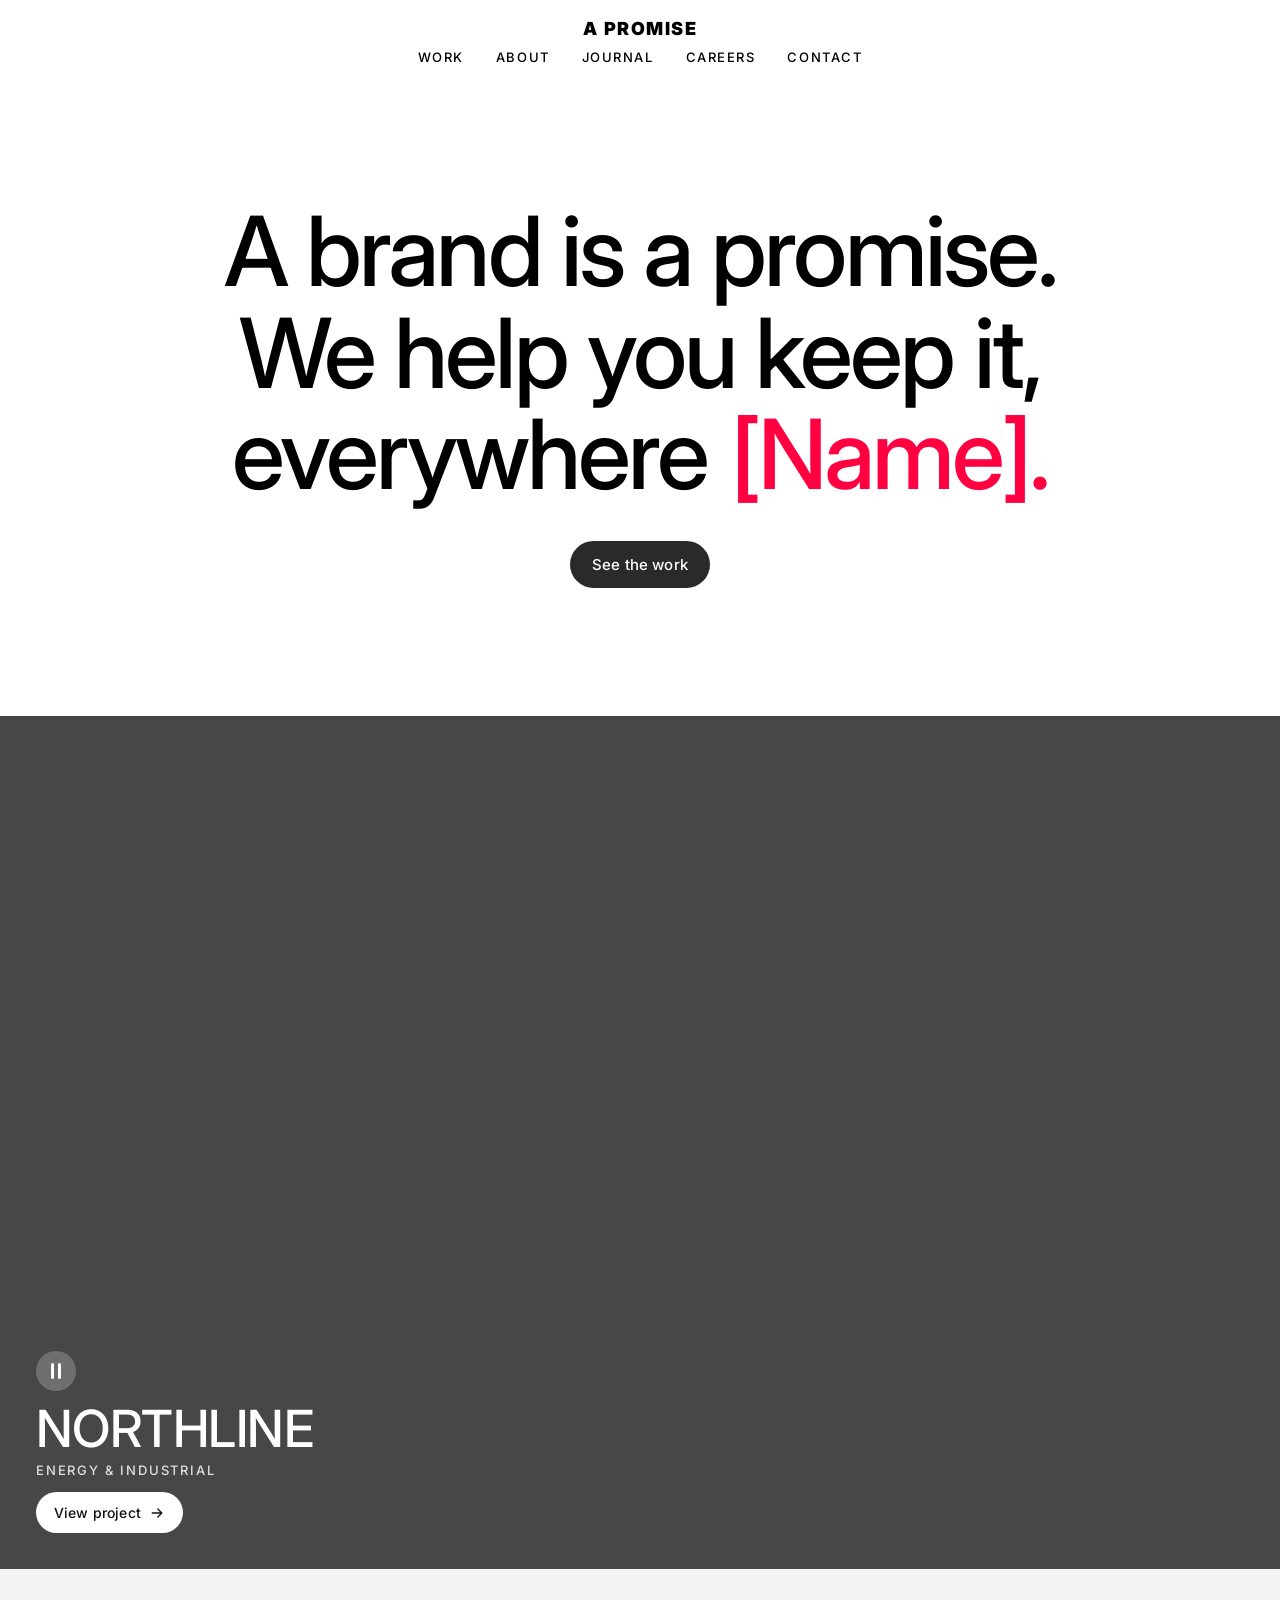
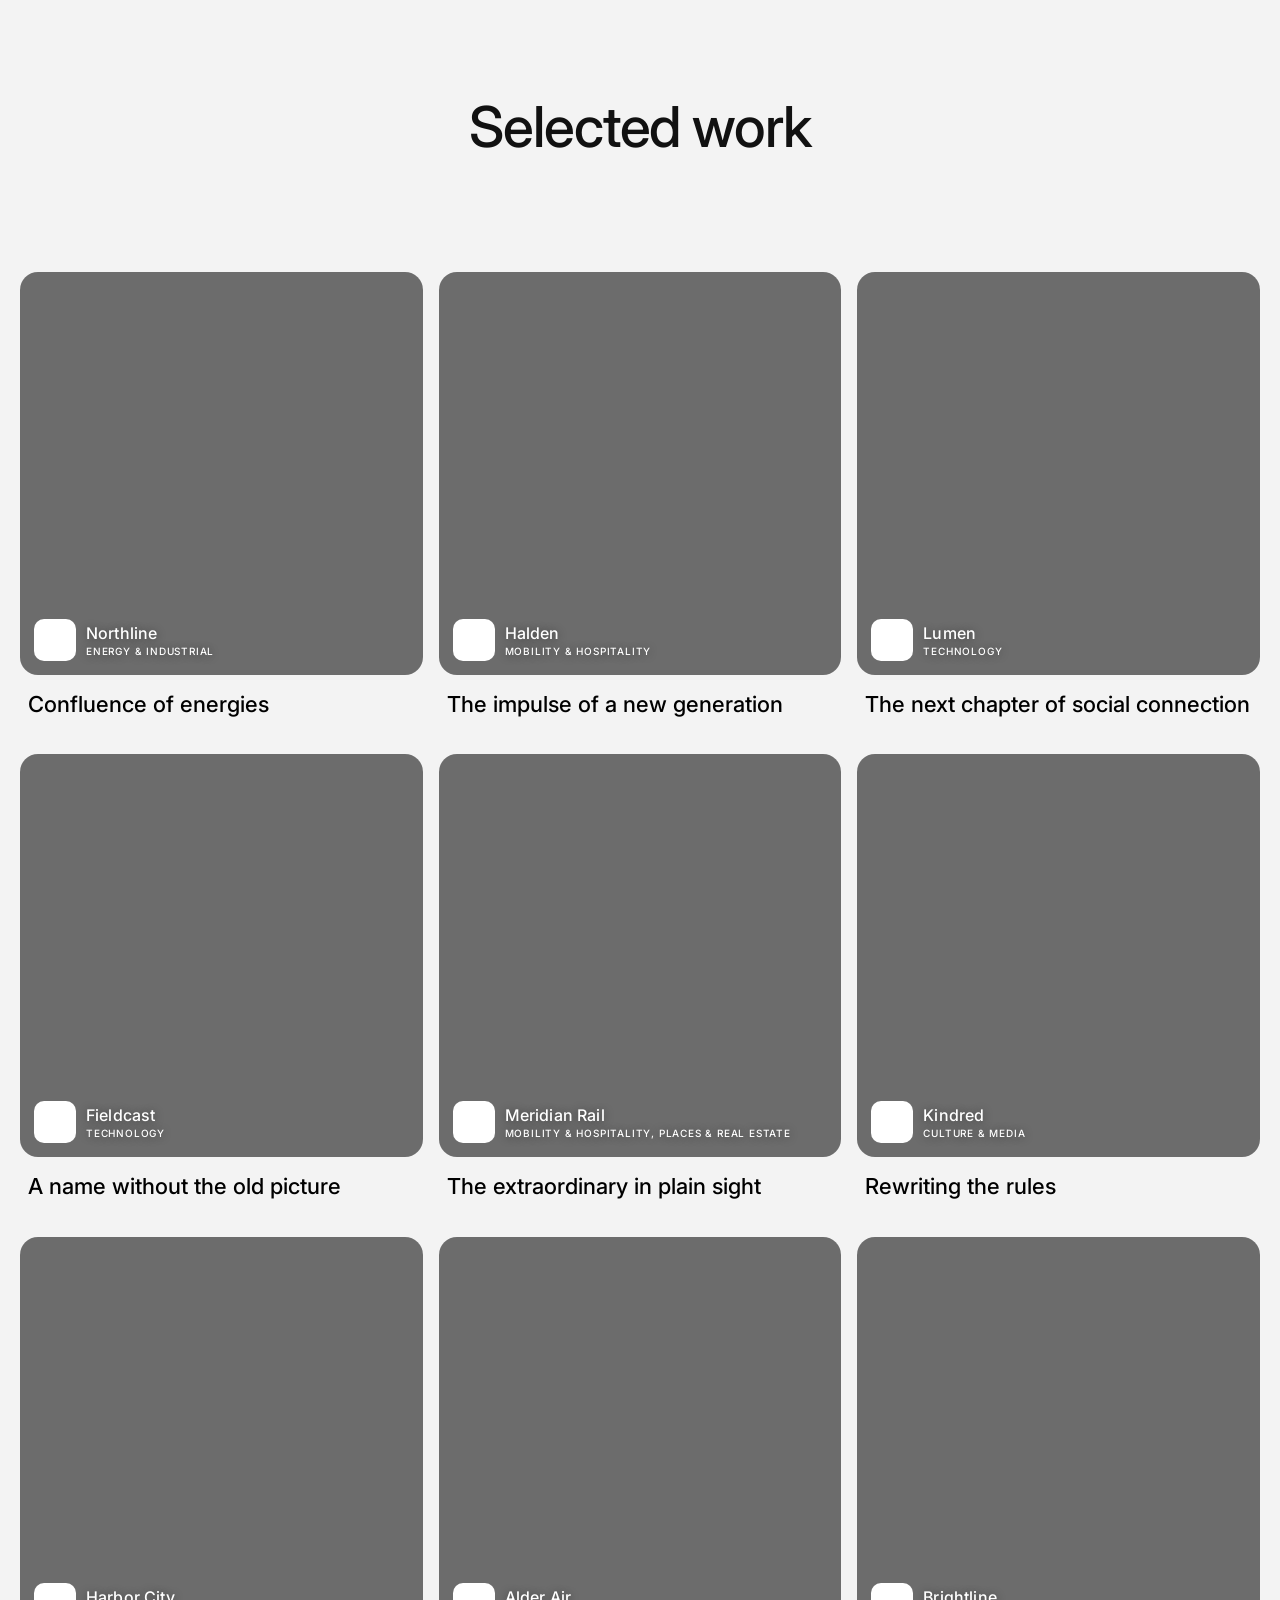
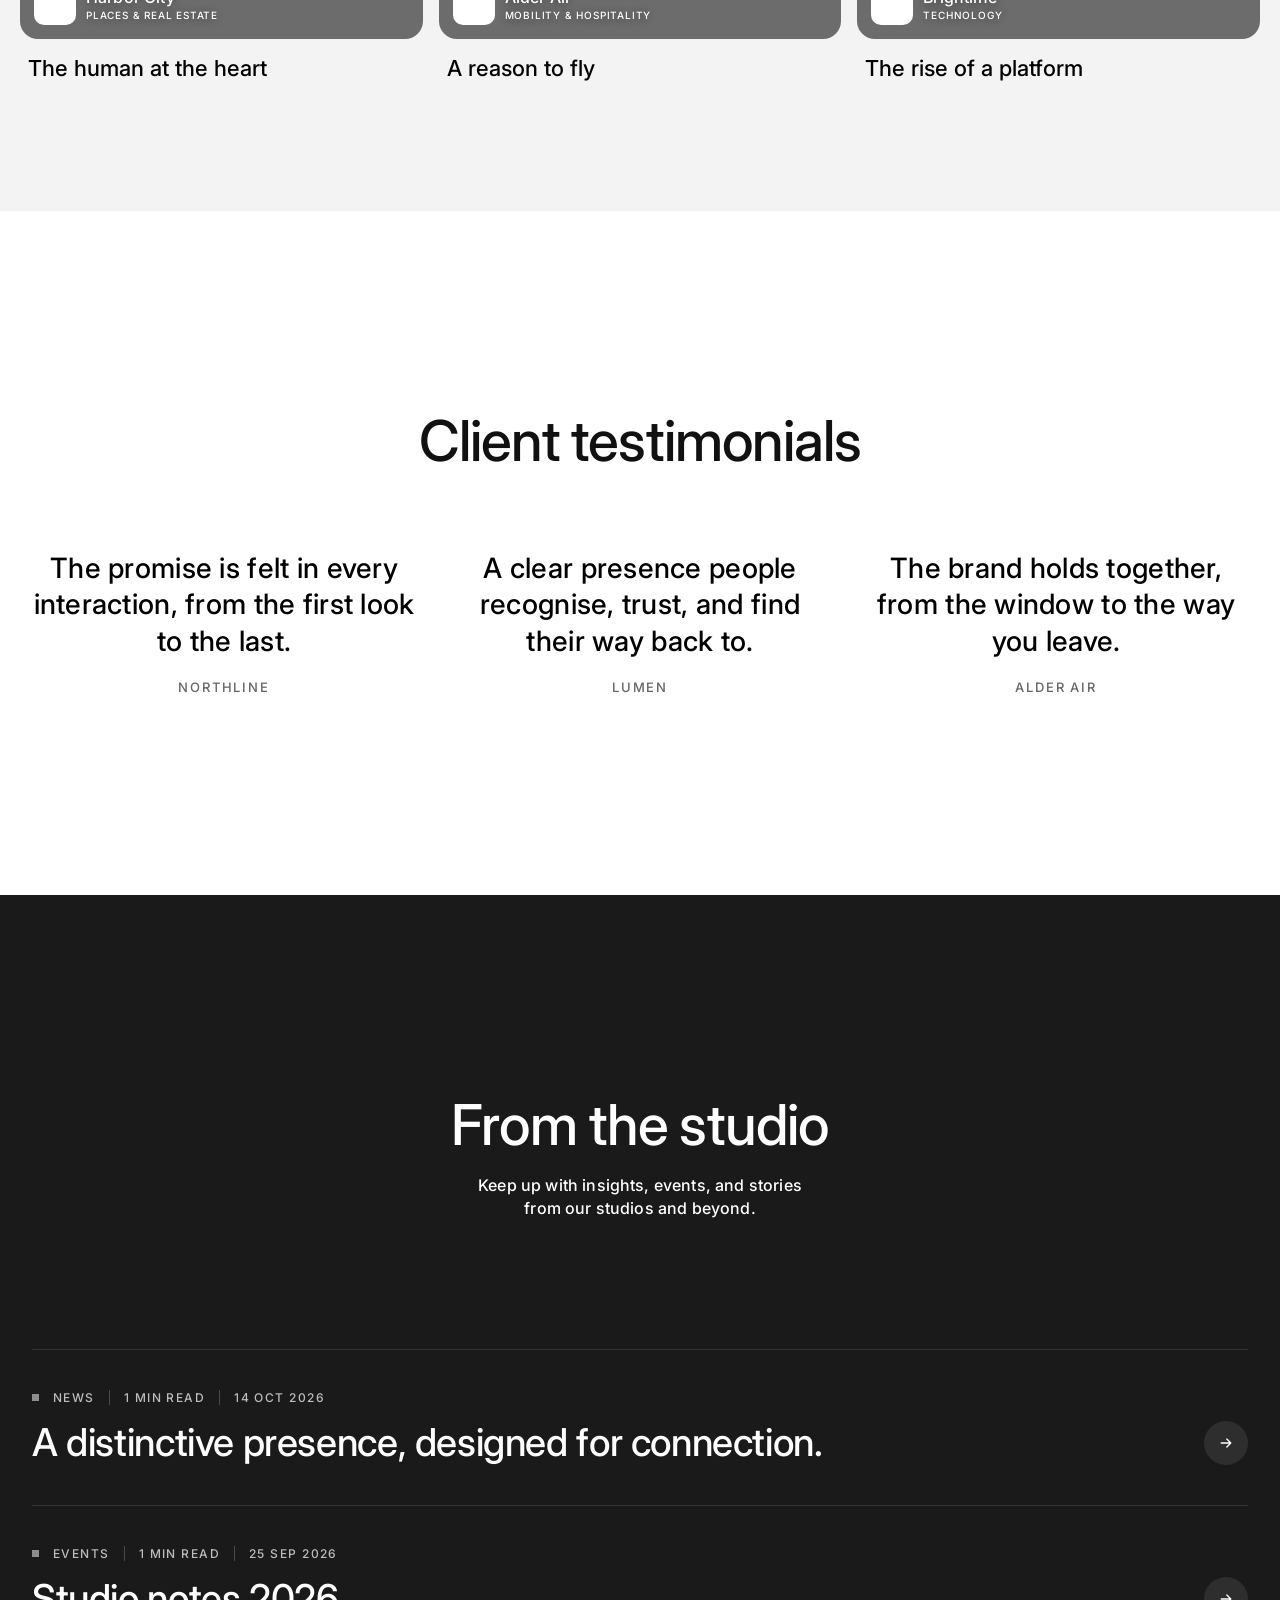
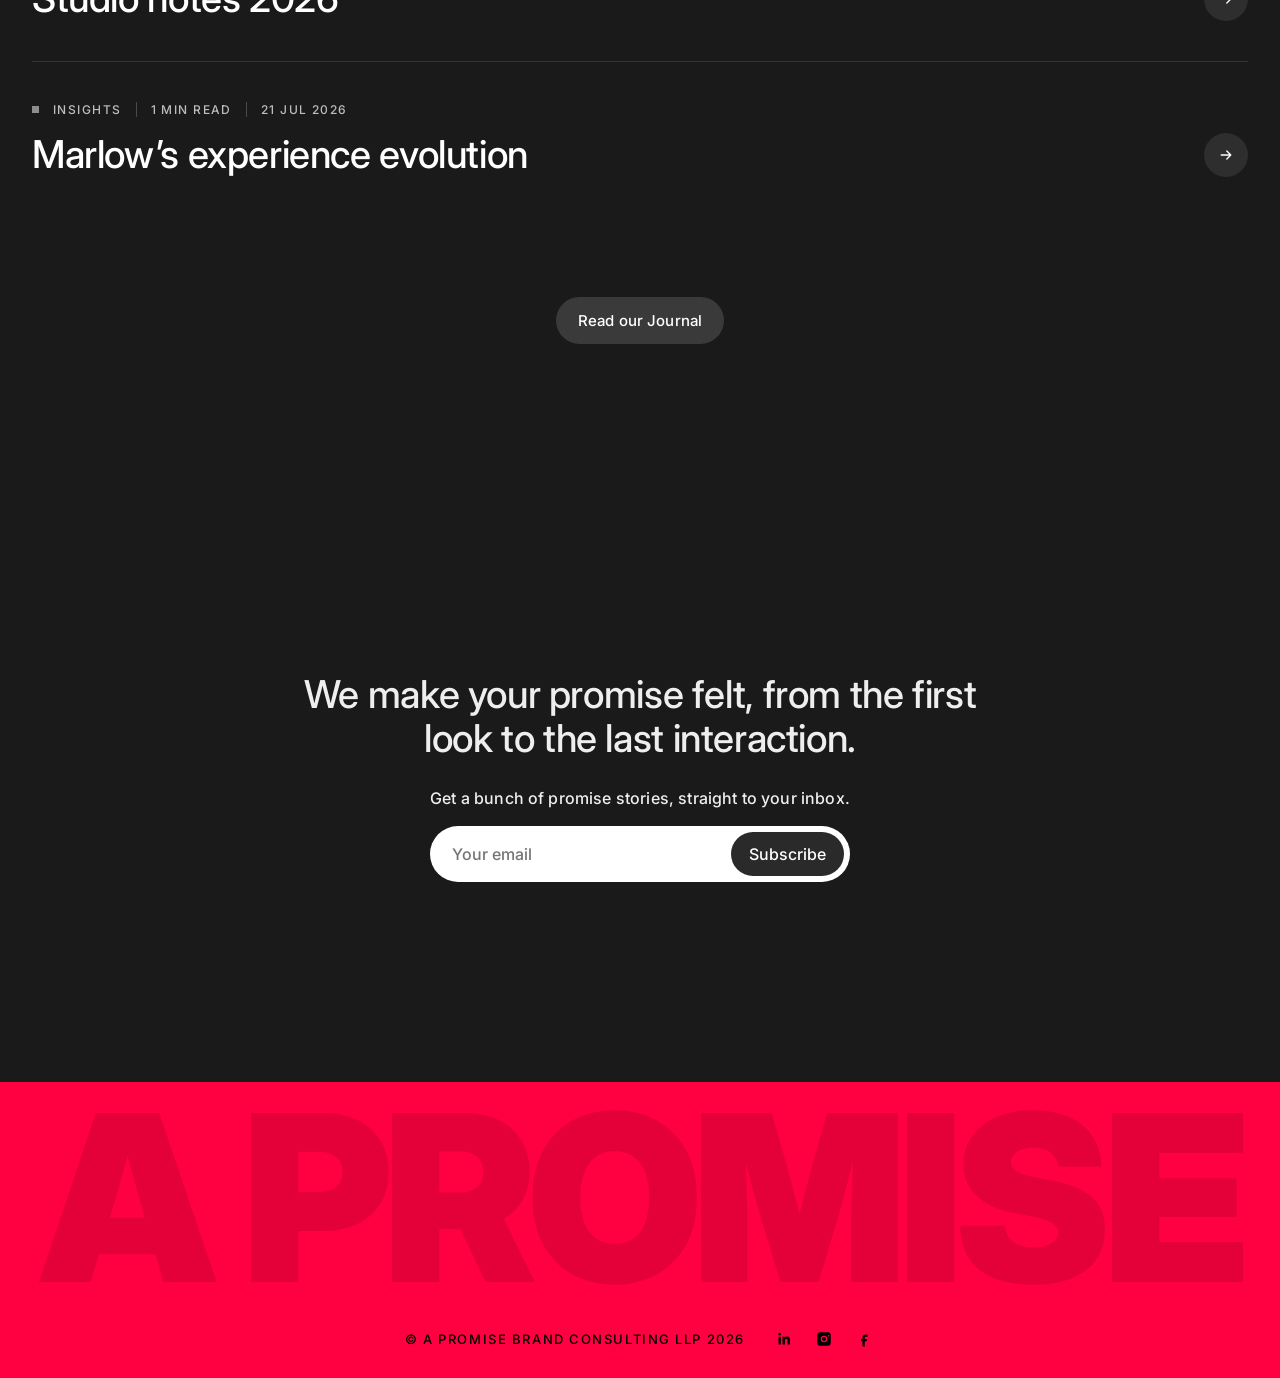
<file: index.html>
<!DOCTYPE html>
<html lang="en">
<head>
  <meta charset="UTF-8">
  <meta name="viewport" content="width=device-width, initial-scale=1">
  <meta name="referrer" content="no-referrer">
  <title>We make your promise felt</title>
  <link rel="preconnect" href="https://fonts.googleapis.com">
  <link rel="stylesheet" href="https://fonts.googleapis.com/css2?family=Inter:wght@400;500;600;900&display=swap">
  <link rel="stylesheet" href="css/styles.css?v=77">
</head>
<body>
  <header id="header" class="solid">
    <a class="logo" href="index.html">A PROMISE</a>
    <button class="menu" id="menu" aria-label="Menu">Menu</button>
    <nav id="nav">
      <a href="case-studies.html">Work</a>
      <a href="about.html">About</a>
      <a href="journal.html">Journal</a>
      <a href="careers.html">Careers</a>
      <a href="contact.html">Contact</a>
    </nav>
  </header>

  <main id="top">
    <section class="statement" id="about">
      <h2>A brand is a promise.<br>We help you keep it,<br><span class="place-line"><span>everywhere</span><span class="slot">[<span class="places" id="places"><span class="place-sizer" aria-hidden="true">Name</span><span class="place">Name</span></span>].</span></span></h2>
      <a class="btn" href="#work">See the work</a>
    </section>

    <section class="hero" aria-label="Projects">
      <div class="slides" id="slides"></div>
      <div class="hero-ui">
        <button class="pause" id="pause" aria-label="Pause the carousel"></button>
        <p class="hero-client" id="heroClient">Northline</p>
        <p class="hero-sector" id="heroSector">Energy &amp; Industrial</p>
        <a class="view" id="viewProject" href="work.html?p=repsol">View project <svg class="arrow" viewBox="0 0 20 20" aria-hidden="true"><path d="M4 10h11M11 5l5 5-5 5" fill="none" stroke="currentColor" stroke-width="1.6" stroke-linecap="round" stroke-linejoin="round"/></svg></a>
      </div>
    </section>

    <section class="work home-work" id="work">
      <h2>Selected work</h2>
      <a class="card" href="work.html?p=repsol">
        <div class="shot">
          <img class="frame on" alt="" src="images/tile-01.png?v=2">
          <div class="chip"><img alt="" src="images/home-mark.png?v=2"><span><b>Northline</b><small>Energy &amp; Industrial</small></span></div>
        </div>
        <h3>Confluence of energies</h3>
      </a>
      <a class="card" href="work.html?p=cupra">
        <div class="shot">
          <img class="frame on" alt="" src="images/tile-02.png?v=2">
          <div class="chip"><img alt="" src="images/home-mark.png?v=2"><span><b>Halden</b><small>Mobility &amp; Hospitality</small></span></div>
        </div>
        <h3>The impulse of a new generation</h3>
      </a>
      <a class="card" href="work.html?p=meta">
        <div class="shot">
          <img class="frame on" alt="" src="images/tile-03.png?v=2">
          <div class="chip"><img alt="" src="images/home-mark.png?v=2"><span><b>Lumen</b><small>Technology</small></span></div>
        </div>
        <h3>The next chapter of social connection</h3>
      </a>
      <a class="card" href="work.html?p=youtube">
        <div class="shot">
          <img class="frame on" alt="" src="images/tile-04.png?v=2">
          <div class="chip"><img alt="" src="images/home-mark.png?v=2"><span><b>Fieldcast</b><small>Technology</small></span></div>
        </div>
        <h3>A name without the old picture</h3>
      </a>
      <a class="card" href="work.html?p=jr-west">
        <div class="shot">
          <img class="frame on" alt="" src="images/tile-05.png?v=2">
          <div class="chip"><img alt="" src="images/home-mark.png?v=2"><span><b>Meridian Rail</b><small>Mobility &amp; Hospitality, Places &amp; Real Estate</small></span></div>
        </div>
        <h3>The extraordinary in plain sight</h3>
      </a>
      <a class="card" href="work.html?p=play">
        <div class="shot">
          <img class="frame on" alt="" src="images/tile-06.png?v=2">
          <div class="chip"><img alt="" src="images/home-mark.png?v=2"><span><b>Kindred</b><small>Culture &amp; Media</small></span></div>
        </div>
        <h3>Rewriting the rules</h3>
      </a>
      <a class="card" href="work.html?p=vienna">
        <div class="shot">
          <img class="frame on" alt="" src="images/tile-07.png?v=2">
          <div class="chip"><img alt="" src="images/home-mark.png?v=2"><span><b>Harbor City</b><small>Places &amp; Real Estate</small></span></div>
        </div>
        <h3>The human at the heart</h3>
      </a>
      <a class="card" href="work.html?p=vueling">
        <div class="shot">
          <img class="frame on" alt="" src="images/tile-08.png?v=2">
          <div class="chip"><img alt="" src="images/home-mark.png?v=2"><span><b>Alder Air</b><small>Mobility &amp; Hospitality</small></span></div>
        </div>
        <h3>A reason to fly</h3>
      </a>
      <a class="card" href="work.html?p=amazon">
        <div class="shot">
          <img class="frame on" alt="" src="images/tile-09.png?v=2">
          <div class="chip"><img alt="" src="images/home-mark.png?v=2"><span><b>Brightline</b><small>Technology</small></span></div>
        </div>
        <h3>The rise of a platform</h3>
      </a>
    </section>

    <section class="testimonials">
      <h2>Client testimonials</h2>
      <div class="quotes">
        <blockquote>
          <p>The promise is felt in every interaction, from the first look to the last.</p>
          <a href="work.html?p=repsol">Northline</a>
        </blockquote>
        <blockquote>
          <p>A clear presence people recognise, trust, and find their way back to.</p>
          <a href="work.html?p=meta">Lumen</a>
        </blockquote>
        <blockquote>
          <p>The brand holds together, from the window to the way you leave.</p>
          <a href="work.html?p=vueling">Alder Air</a>
        </blockquote>
      </div>
    </section>

    <section class="journal" id="journal">
      <div class="journal-head">
        <h2>From the studio</h2>
        <p>Keep up with insights, events, and stories from our studios and beyond.</p>
      </div>
      <a class="row" href="article.html?a=presence">
        <img alt="" src="images/journal.png?v=2">
        <div>
          <p class="meta"><i></i> News <span>1 min read</span> <span>14 Oct 2026</span></p>
          <h3>A distinctive presence, designed for connection. <em><svg class="arrow" viewBox="0 0 20 20" aria-hidden="true"><path d="M4 10h11M11 5l5 5-5 5" fill="none" stroke="currentColor" stroke-width="1.6" stroke-linecap="round" stroke-linejoin="round"/></svg></em></h3>
        </div>
      </a>
      <a class="row" href="article.html?a=budapest">
        <img alt="" src="images/journal.png?v=2">
        <div>
          <p class="meta"><i></i> Events <span>1 min read</span> <span>25 Sep 2026</span></p>
          <h3>Studio notes 2026 <em><svg class="arrow" viewBox="0 0 20 20" aria-hidden="true"><path d="M4 10h11M11 5l5 5-5 5" fill="none" stroke="currentColor" stroke-width="1.6" stroke-linecap="round" stroke-linejoin="round"/></svg></em></h3>
        </div>
      </a>
      <a class="row" href="article.html?a=zara">
        <img alt="" src="images/journal.png?v=2">
        <div>
          <p class="meta"><i></i> Insights <span>1 min read</span> <span>21 Jul 2026</span></p>
          <h3>Marlow’s experience evolution <em><svg class="arrow" viewBox="0 0 20 20" aria-hidden="true"><path d="M4 10h11M11 5l5 5-5 5" fill="none" stroke="currentColor" stroke-width="1.6" stroke-linecap="round" stroke-linejoin="round"/></svg></em></h3>
        </div>
      </a>
      <a class="btn light journal-more" href="journal.html">Read our Journal</a>
    </section>
  </main>

  <footer id="contact">
    <div class="foot-top">
      <h2>We make your promise felt, from the first look to the last interaction.</h2>
      <form class="signup" id="signup">
        <p>Get a bunch of promise stories, straight to your inbox.</p>
        <div class="field">
          <input type="email" placeholder="Your email" aria-label="Email" required>
          <button type="submit">Subscribe</button>
        </div>
      </form>
    </div>
  </footer>
  <div class="band"><span>A PROMISE</span><div class="legal"><span>© A PROMISE BRAND CONSULTING LLP 2026</span>
      <div class="social"><a href="https://example.com/linkedin" aria-label="LinkedIn"><svg viewBox="0 0 24 24"><path d="M4.7 9H7.8v10.2H4.7zM6.2 3.8a1.8 1.8 0 1 1 0 3.6 1.8 1.8 0 0 1 0-3.6zM10 9h3v1.4h.1c.4-.8 1.4-1.6 3-1.6 3.2 0 3.8 2.1 3.8 4.8v5.6h-3.1v-5c0-1.2 0-2.7-1.7-2.7s-1.9 1.3-1.9 2.6v5.1H10z"/></svg></a>
        <a href="https://example.com/instagram" aria-label="Instagram"><svg viewBox="0 0 24 24"><path d="M7 3h10a4 4 0 0 1 4 4v10a4 4 0 0 1-4 4H7a4 4 0 0 1-4-4V7a4 4 0 0 1 4-4zm5 4.6A4.4 4.4 0 1 0 16.4 12 4.4 4.4 0 0 0 12 7.6zm6.3-.9a1 1 0 1 0 1 1 1 1 0 0 0-1-1zM12 9.4A2.6 2.6 0 1 1 9.4 12 2.6 2.6 0 0 1 12 9.4z"/></svg></a>
        <a href="https://example.com/facebook" aria-label="Facebook"><svg viewBox="0 0 24 24"><path d="M14 9h3V6h-3c-2.2 0-4 1.8-4 4v2H8v3h2v7h3v-7h2.6l.4-3H13v-2c0-.6.4-1 1-1z"/></svg></a></div></div></div>

  <script src="js/main.js?v=24"></script>
</body>
</html>
</file>
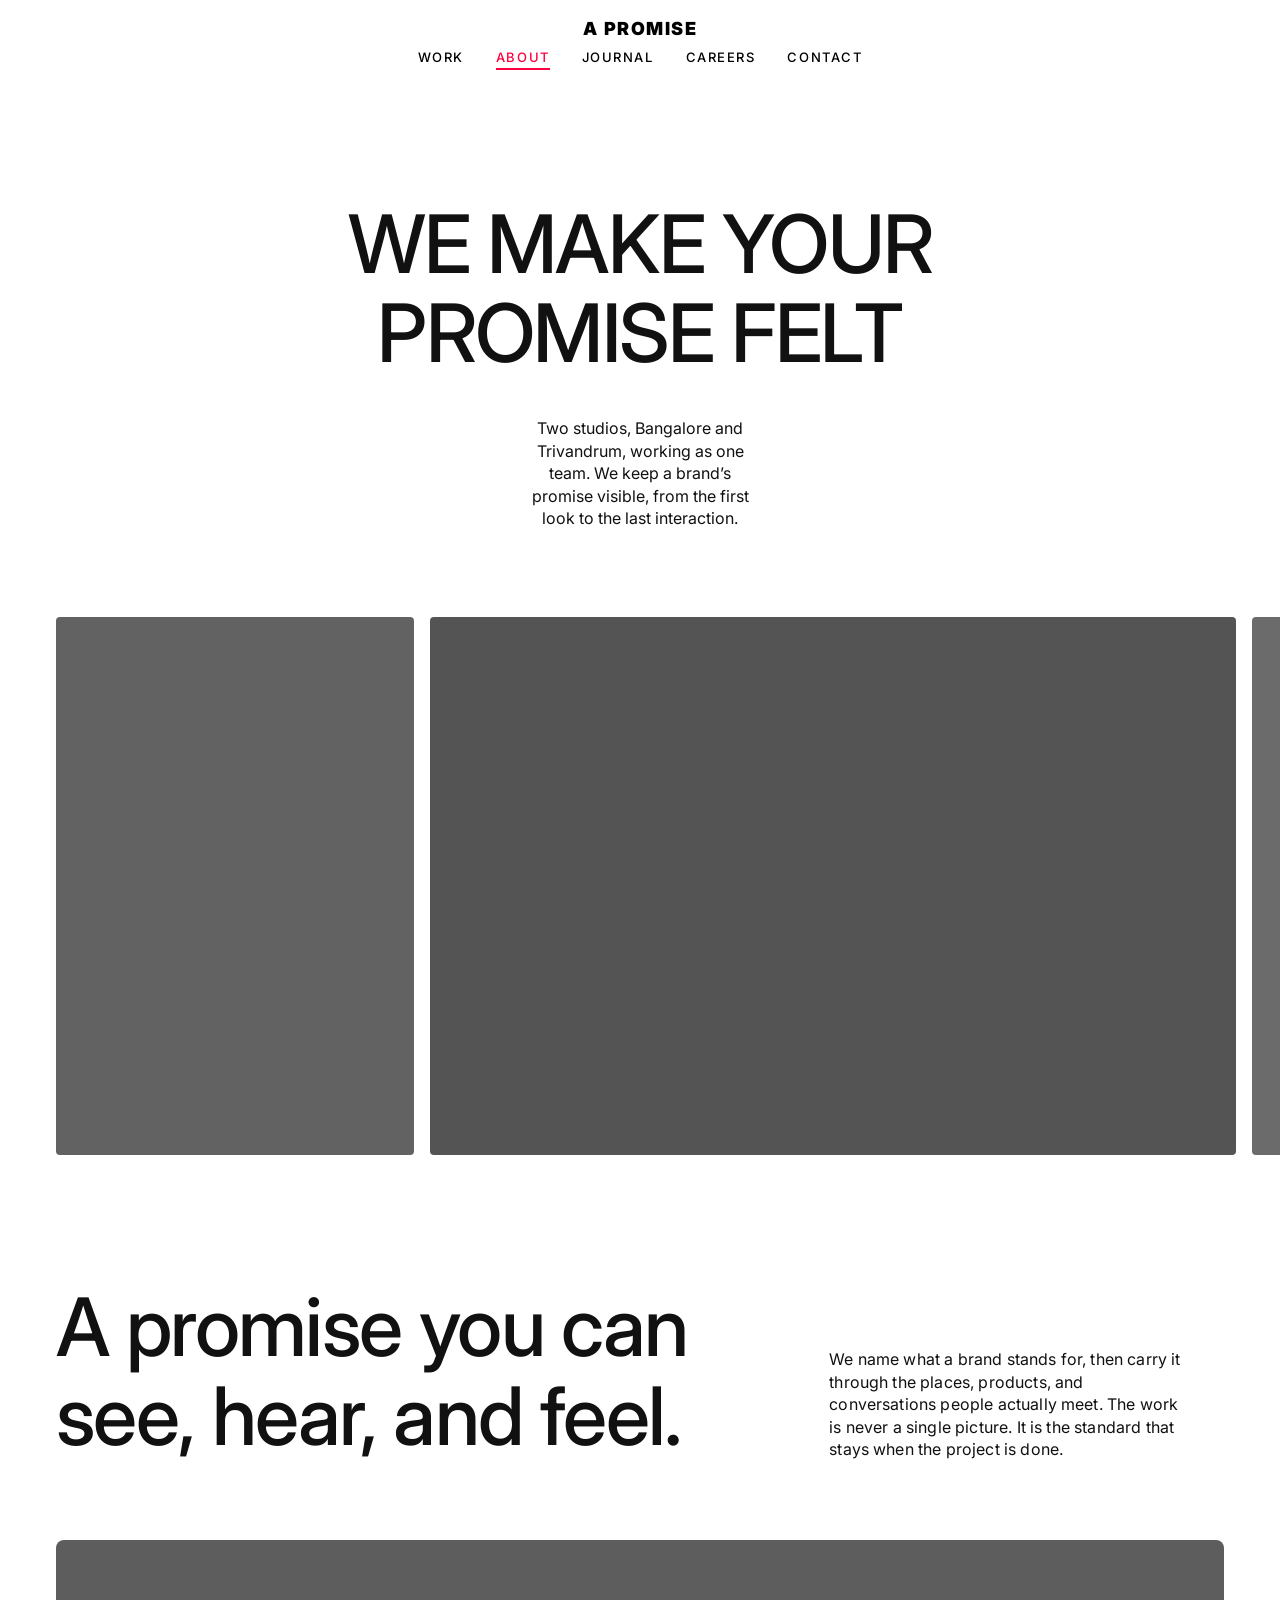
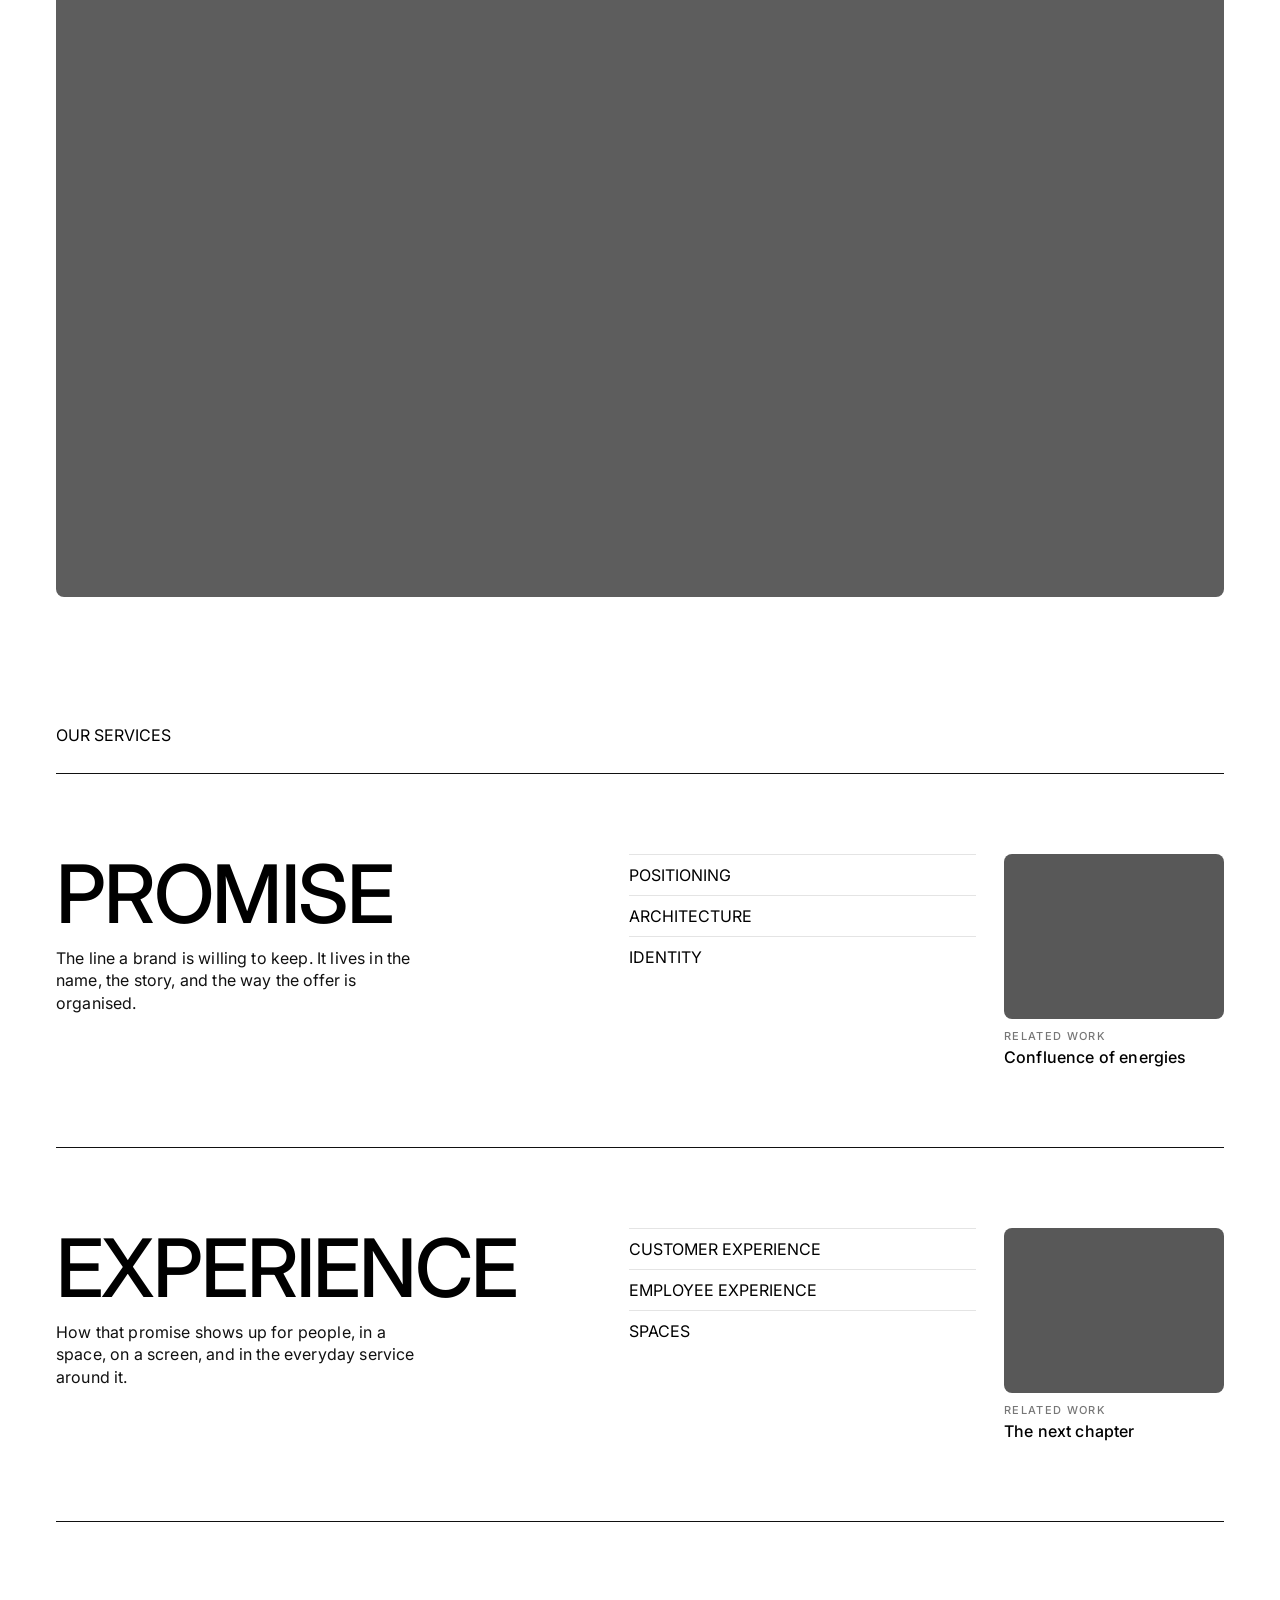
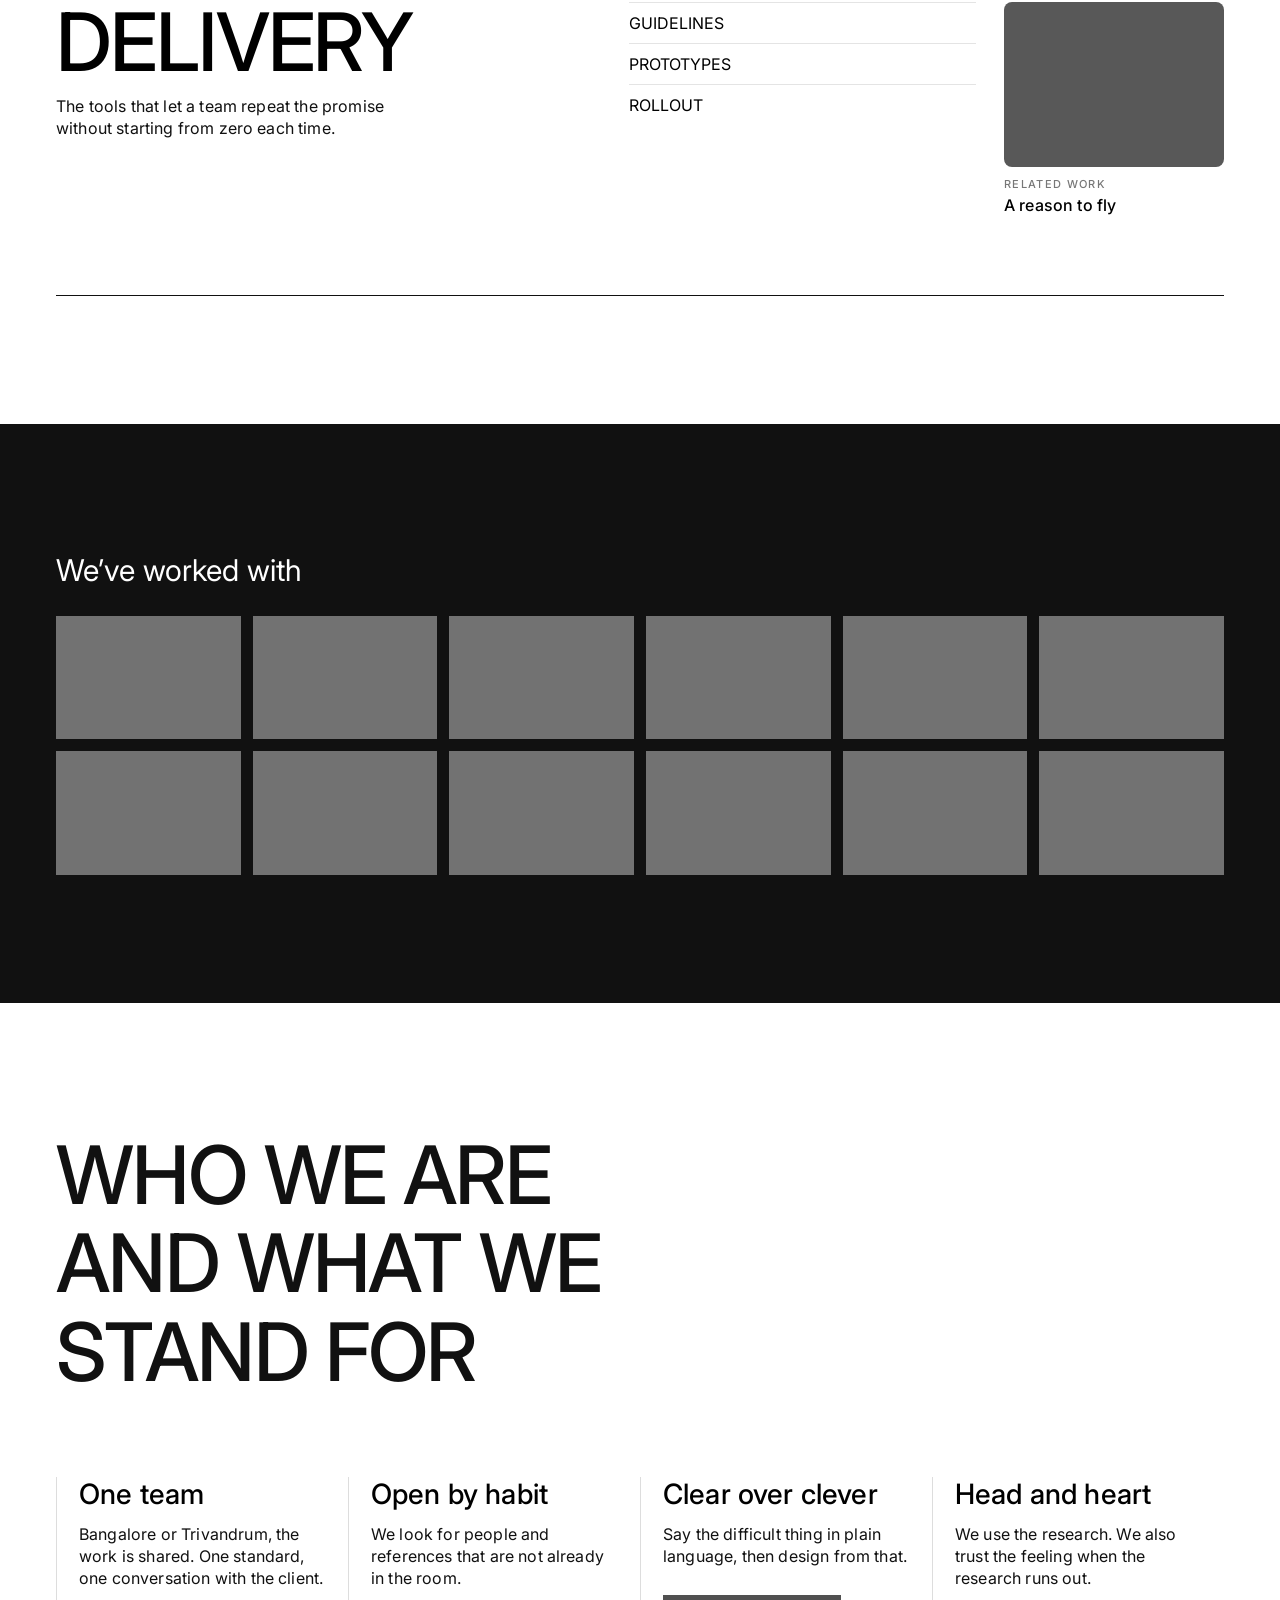
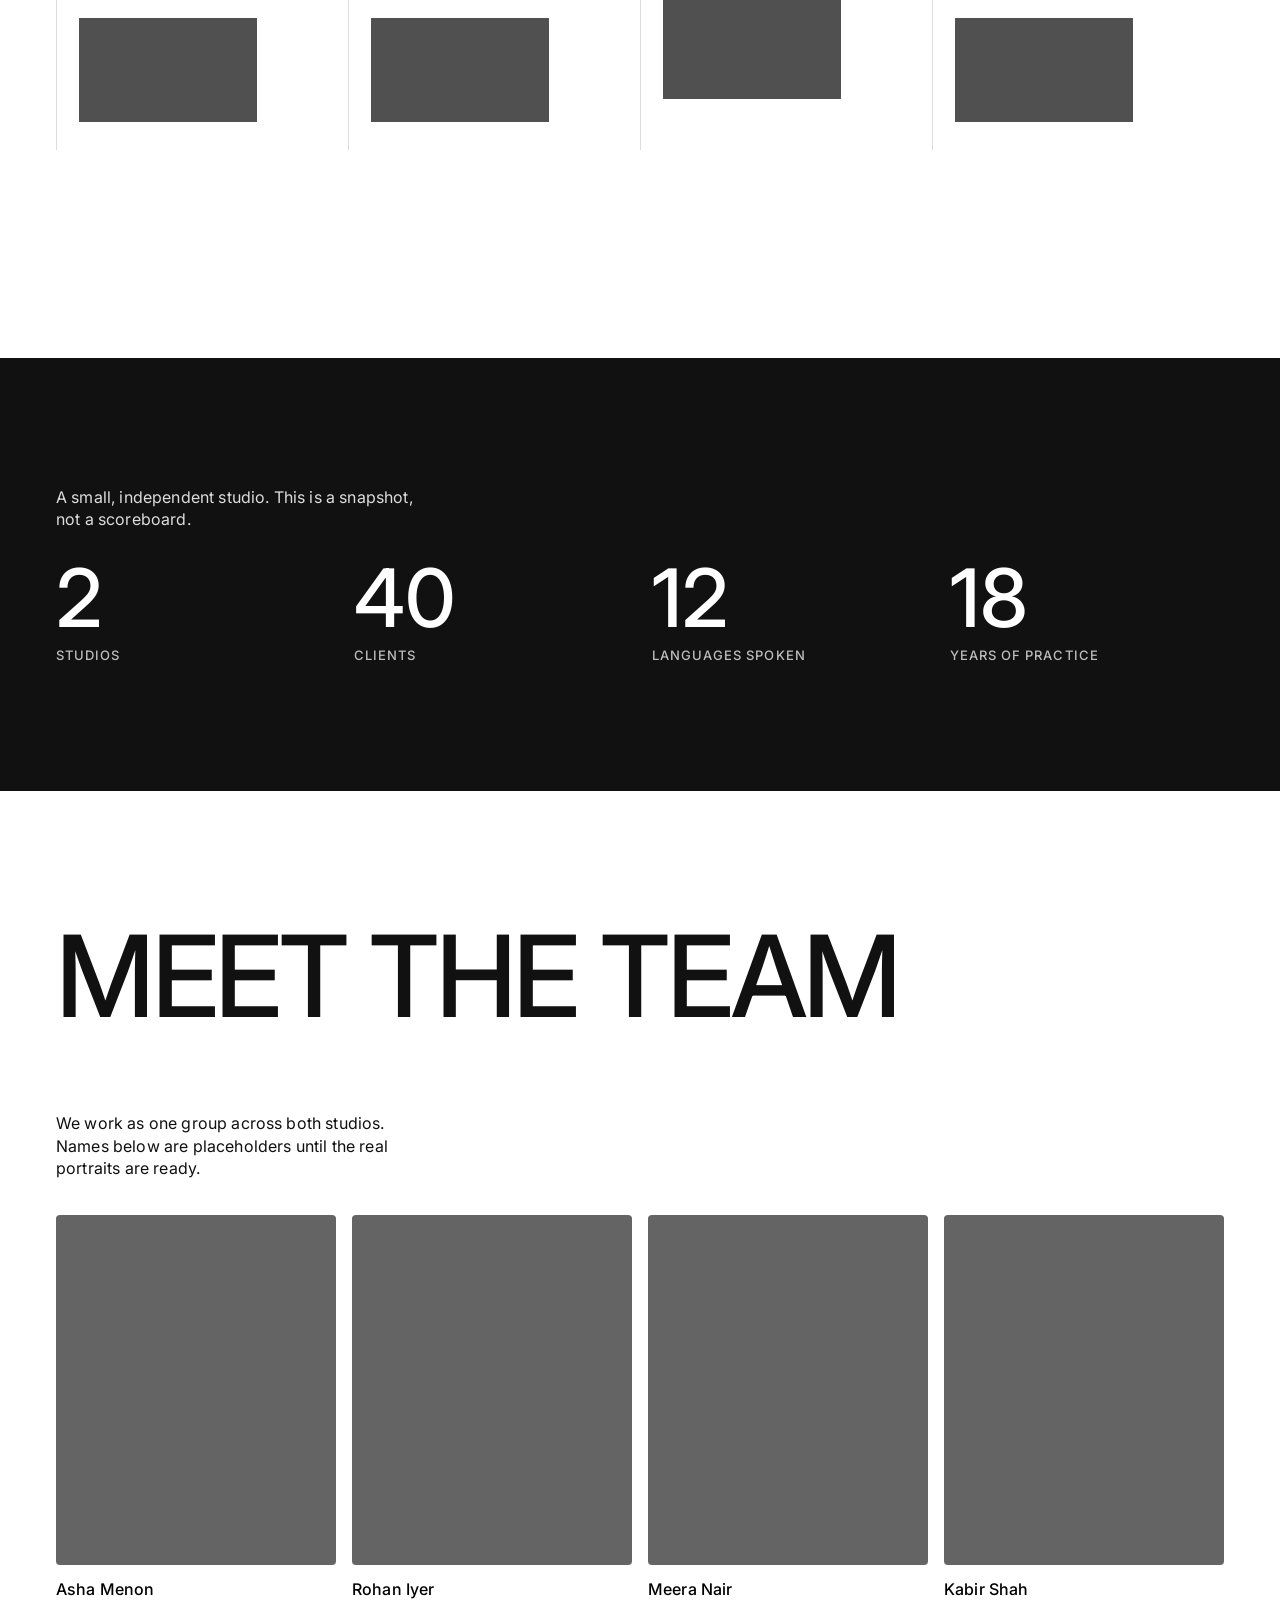
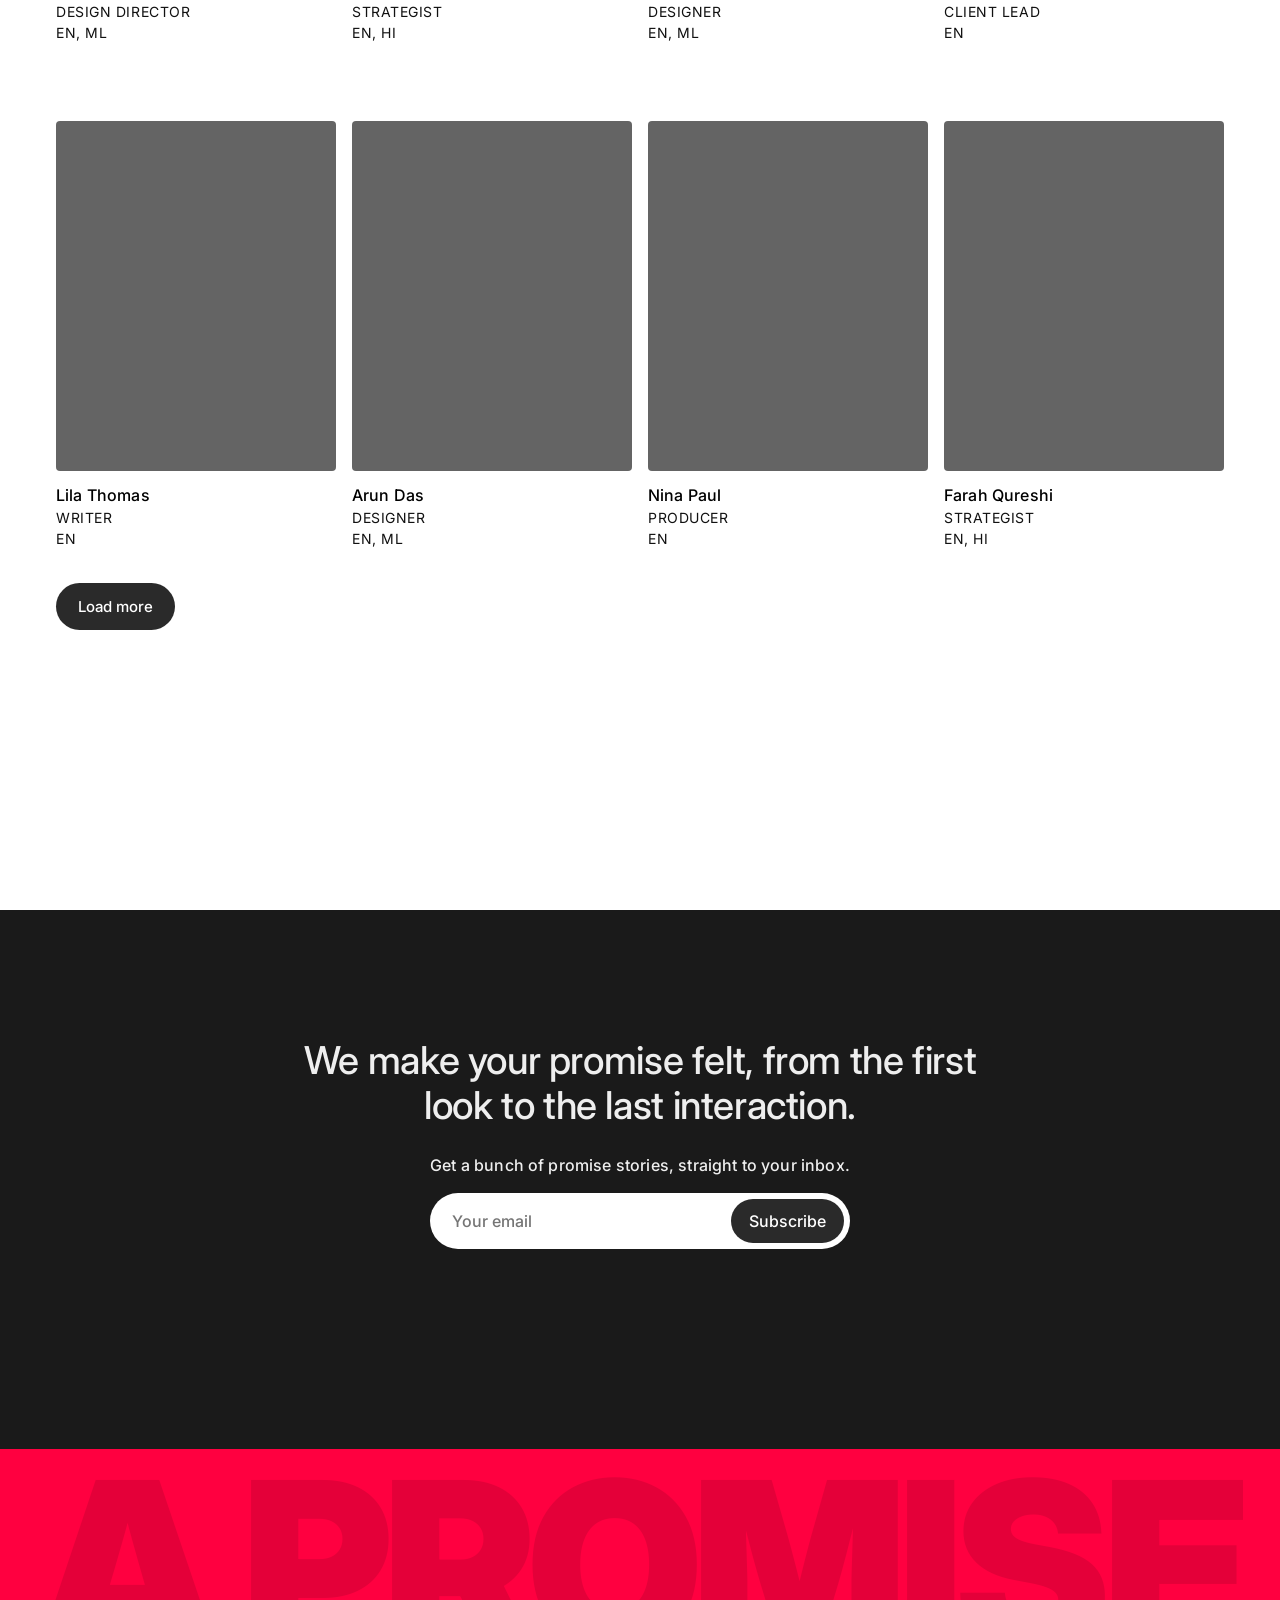
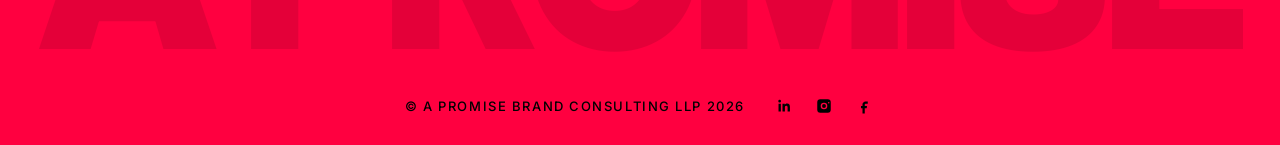
<file: about.html>
<!DOCTYPE html>
<html lang="en">
<head>
  <meta charset="UTF-8">
  <meta name="viewport" content="width=device-width, initial-scale=1">
  <title>About — A PROMISE</title>
  <link rel="preconnect" href="https://fonts.googleapis.com">
  <link rel="stylesheet" href="https://fonts.googleapis.com/css2?family=Inter:wght@400;500;600;900&display=swap">
  <link rel="stylesheet" href="css/styles.css?v=77">
</head>
<body>
  <header id="header" class="solid">
    <a class="logo" href="index.html">A PROMISE</a>
    <button class="menu" id="menu" aria-label="Menu">Menu</button>
    <nav id="nav">
      <a href="case-studies.html">Work</a>
      <a href="about.html">About</a>
      <a href="journal.html">Journal</a>
      <a href="careers.html">Careers</a>
      <a href="contact.html">Contact</a>
    </nav>
  </header>

  <main class="about">
    <section class="about-hero">
      <h1>We make your<br>promise felt</h1>
      <p>Two studios, Bangalore and Trivandrum, working as one team. We keep a brand’s promise visible, from the first look to the last interaction.</p>
    </section>

    <div class="film" aria-hidden="true">
      <img alt="" src="images/about-a.png?v=2">
      <img alt="" src="images/about-b.png?v=2">
      <img alt="" src="images/about-c.png?v=2">
      <img alt="" src="images/about-d.png?v=2">
    </div>

    <section class="moment">
      <h2>A promise you can see, hear, and feel.</h2>
      <p>We name what a brand stands for, then carry it through the places, products, and conversations people actually meet. The work is never a single picture. It is the standard that stays when the project is done.</p>
    </section>
    <img class="about-wide" alt="" src="images/about-wide.png?v=2">

    <section class="services-block">
      <h2>Our services</h2>
      <article class="svc">
        <div>
          <h3>Promise</h3>
          <p>The line a brand is willing to keep. It lives in the name, the story, and the way the offer is organised.</p>
        </div>
        <ul>
          <li>Positioning</li>
          <li>Architecture</li>
          <li>Identity</li>
        </ul>
        <a class="related" href="work.html?p=repsol">
          <img alt="" src="images/about-service.png?v=2">
          <span>Related work</span>
          <b>Confluence of energies</b>
        </a>
      </article>
      <article class="svc">
        <div>
          <h3>Experience</h3>
          <p>How that promise shows up for people, in a space, on a screen, and in the everyday service around it.</p>
        </div>
        <ul>
          <li>Customer experience</li>
          <li>Employee experience</li>
          <li>Spaces</li>
        </ul>
        <a class="related" href="work.html?p=meta">
          <img alt="" src="images/about-service.png?v=2">
          <span>Related work</span>
          <b>The next chapter</b>
        </a>
      </article>
      <article class="svc">
        <div>
          <h3>Delivery</h3>
          <p>The tools that let a team repeat the promise without starting from zero each time.</p>
        </div>
        <ul>
          <li>Guidelines</li>
          <li>Prototypes</li>
          <li>Rollout</li>
        </ul>
        <a class="related" href="work.html?p=vueling">
          <img alt="" src="images/about-service.png?v=2">
          <span>Related work</span>
          <b>A reason to fly</b>
        </a>
      </article>
    </section>

    <section class="clients">
      <h2>We’ve worked with</h2>
      <div>
        <img alt="" src="images/about-logo.png?v=2">
        <img alt="" src="images/about-logo.png?v=2">
        <img alt="" src="images/about-logo.png?v=2">
        <img alt="" src="images/about-logo.png?v=2">
        <img alt="" src="images/about-logo.png?v=2">
        <img alt="" src="images/about-logo.png?v=2">
        <img alt="" src="images/about-logo.png?v=2">
        <img alt="" src="images/about-logo.png?v=2">
        <img alt="" src="images/about-logo.png?v=2">
        <img alt="" src="images/about-logo.png?v=2">
        <img alt="" src="images/about-logo.png?v=2">
        <img alt="" src="images/about-logo.png?v=2">
      </div>
    </section>

    <section class="beliefs">
      <h2>Who we are and what we stand for</h2>
      <div class="belief-grid">
        <article>
          <h3>One team</h3>
          <p>Bangalore or Trivandrum, the work is shared. One standard, one conversation with the client.</p>
          <img alt="" src="images/about-value.png?v=2">
        </article>
        <article>
          <h3>Open by habit</h3>
          <p>We look for people and references that are not already in the room.</p>
          <img alt="" src="images/about-value.png?v=2">
        </article>
        <article>
          <h3>Clear over clever</h3>
          <p>Say the difficult thing in plain language, then design from that.</p>
          <img alt="" src="images/about-value.png?v=2">
        </article>
        <article>
          <h3>Head and heart</h3>
          <p>We use the research. We also trust the feeling when the research runs out.</p>
          <img alt="" src="images/about-value.png?v=2">
        </article>
      </div>
    </section>

    <section class="facts">
      <p>A small, independent studio. This is a snapshot, not a scoreboard.</p>
      <div>
        <article><b>2</b><span>Studios</span></article>
        <article><b>40</b><span>Clients</span></article>
        <article><b>12</b><span>Languages spoken</span></article>
        <article><b>18</b><span>Years of practice</span></article>
      </div>
    </section>

    <section class="team">
      <h2>Meet the team</h2>
      <p>We work as one group across both studios. Names below are placeholders until the real portraits are ready.</p>
      <div class="people" id="people">
        <article class="person"><img alt="" src="images/about-person.png?v=2"><h3>Asha Menon</h3><span>Design director</span><small>EN, ML</small></article>
        <article class="person"><img alt="" src="images/about-person.png?v=2"><h3>Rohan Iyer</h3><span>Strategist</span><small>EN, HI</small></article>
        <article class="person"><img alt="" src="images/about-person.png?v=2"><h3>Meera Nair</h3><span>Designer</span><small>EN, ML</small></article>
        <article class="person"><img alt="" src="images/about-person.png?v=2"><h3>Kabir Shah</h3><span>Client lead</span><small>EN</small></article>
        <article class="person"><img alt="" src="images/about-person.png?v=2"><h3>Lila Thomas</h3><span>Writer</span><small>EN</small></article>
        <article class="person"><img alt="" src="images/about-person.png?v=2"><h3>Arun Das</h3><span>Designer</span><small>EN, ML</small></article>
        <article class="person"><img alt="" src="images/about-person.png?v=2"><h3>Nina Paul</h3><span>Producer</span><small>EN</small></article>
        <article class="person"><img alt="" src="images/about-person.png?v=2"><h3>Farah Qureshi</h3><span>Strategist</span><small>EN, HI</small></article>
        <article class="person extra" hidden><img alt="" src="images/about-person.png?v=2"><h3>Dev Krishnan</h3><span>Designer</span><small>EN, ML</small></article>
        <article class="person extra" hidden><img alt="" src="images/about-person.png?v=2"><h3>Sara Joseph</h3><span>Client manager</span><small>EN</small></article>
        <article class="person extra" hidden><img alt="" src="images/about-person.png?v=2"><h3>Imran Ali</h3><span>Technologist</span><small>EN, HI</small></article>
        <article class="person extra" hidden><img alt="" src="images/about-person.png?v=2"><h3>Priya Rao</h3><span>Designer</span><small>EN, KN</small></article>
      </div>
      <button class="btn" id="moreTeam" type="button">Load more</button>
    </section>
  </main>

<footer id="contact">
    <div class="foot-top">
      <h2>We make your promise felt, from the first look to the last interaction.</h2>
      <form class="signup" id="signup">
        <p>Get a bunch of promise stories, straight to your inbox.</p>
        <div class="field">
          <input type="email" placeholder="Your email" aria-label="Email" required>
          <button type="submit">Subscribe</button>
        </div>
      </form>
    </div>
  </footer>
  <div class="band"><span>A PROMISE</span><div class="legal"><span>© A PROMISE BRAND CONSULTING LLP 2026</span>
      <div class="social"><a href="https://example.com/linkedin" aria-label="LinkedIn"><svg viewBox="0 0 24 24"><path d="M4.7 9H7.8v10.2H4.7zM6.2 3.8a1.8 1.8 0 1 1 0 3.6 1.8 1.8 0 0 1 0-3.6zM10 9h3v1.4h.1c.4-.8 1.4-1.6 3-1.6 3.2 0 3.8 2.1 3.8 4.8v5.6h-3.1v-5c0-1.2 0-2.7-1.7-2.7s-1.9 1.3-1.9 2.6v5.1H10z"/></svg></a>
        <a href="https://example.com/instagram" aria-label="Instagram"><svg viewBox="0 0 24 24"><path d="M7 3h10a4 4 0 0 1 4 4v10a4 4 0 0 1-4 4H7a4 4 0 0 1-4-4V7a4 4 0 0 1 4-4zm5 4.6A4.4 4.4 0 1 0 16.4 12 4.4 4.4 0 0 0 12 7.6zm6.3-.9a1 1 0 1 0 1 1 1 1 0 0 0-1-1zM12 9.4A2.6 2.6 0 1 1 9.4 12 2.6 2.6 0 0 1 12 9.4z"/></svg></a>
        <a href="https://example.com/facebook" aria-label="Facebook"><svg viewBox="0 0 24 24"><path d="M14 9h3V6h-3c-2.2 0-4 1.8-4 4v2H8v3h2v7h3v-7h2.6l.4-3H13v-2c0-.6.4-1 1-1z"/></svg></a></div></div></div>

  <script src="js/main.js?v=24"></script>
</body>
</html>
</file>
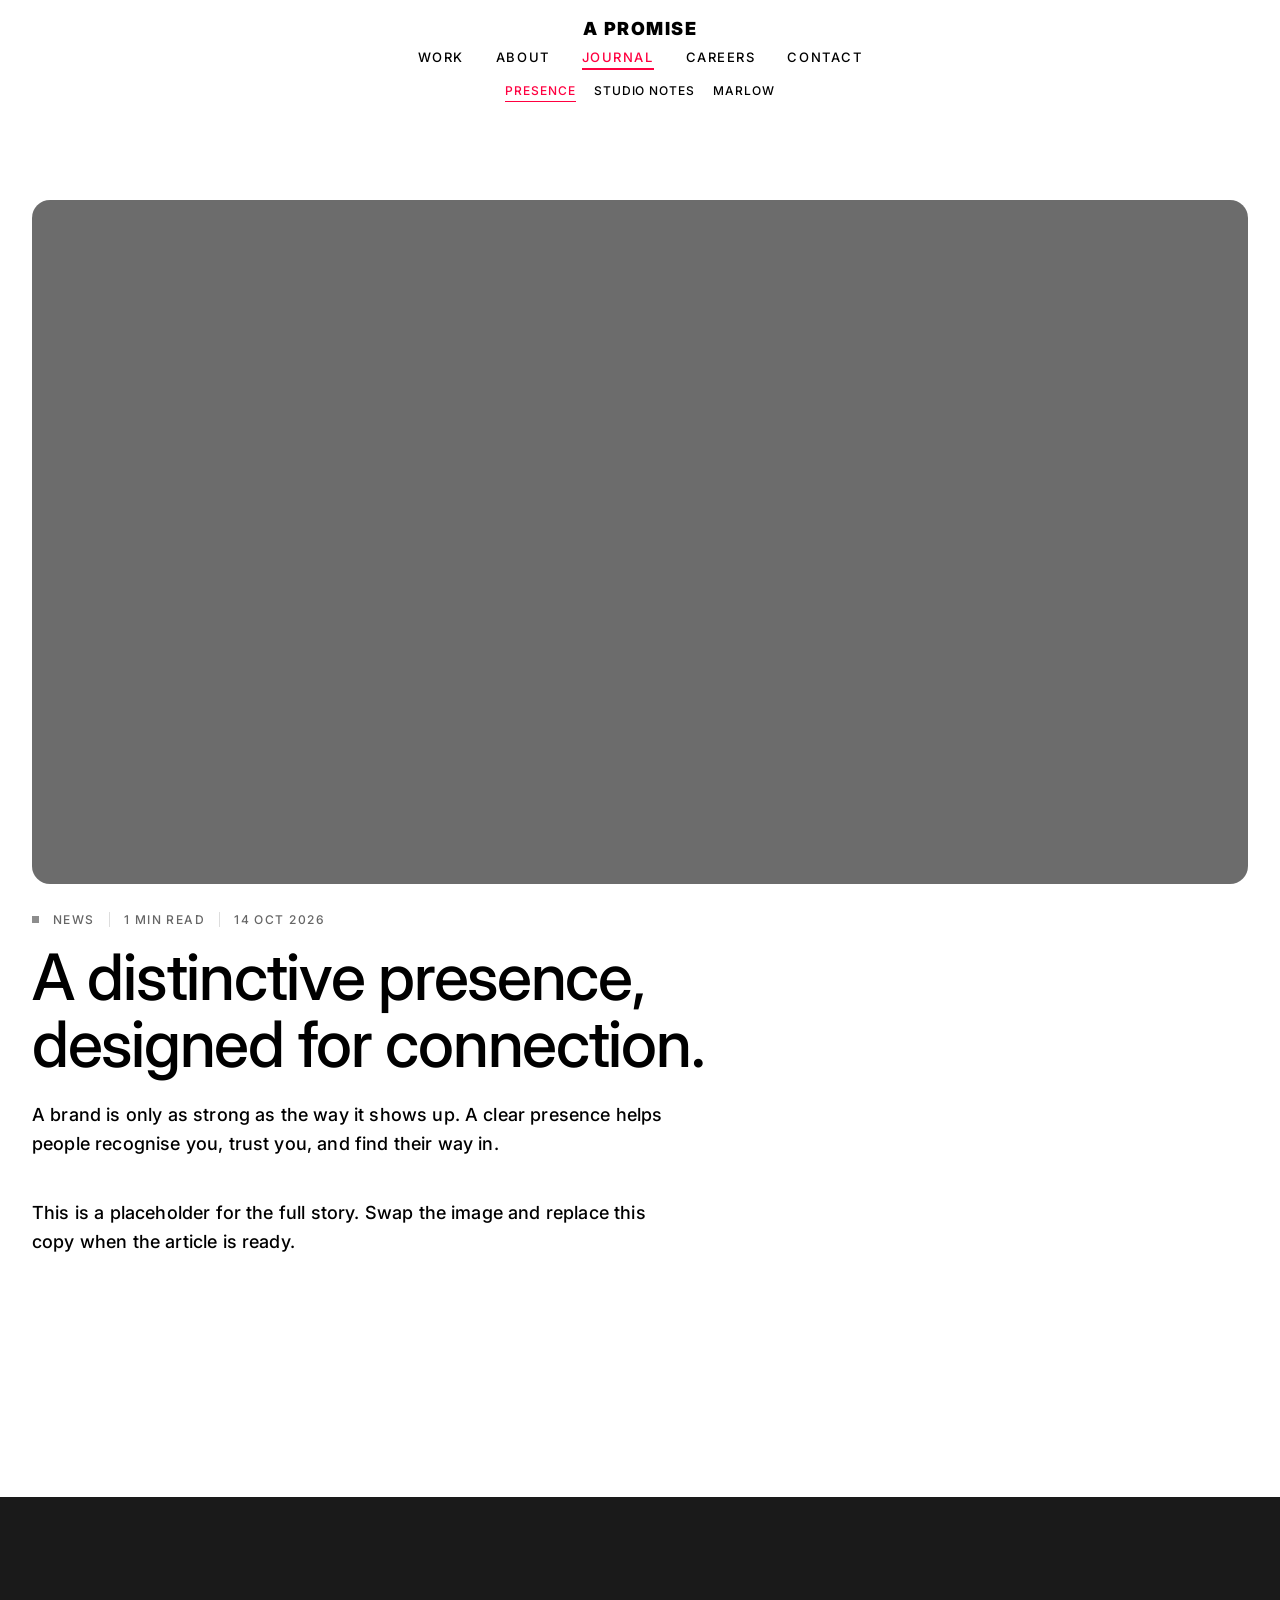
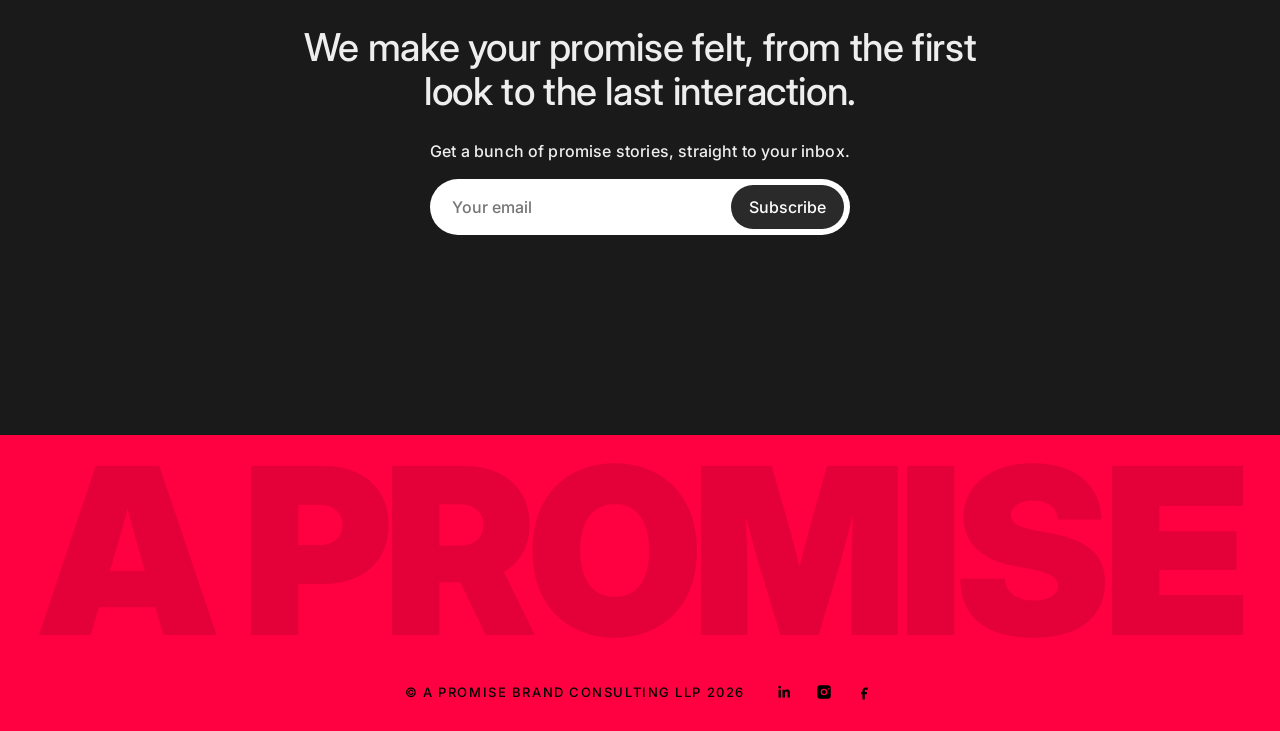
<file: article.html>
<!DOCTYPE html>
<html lang="en">
<head>
  <meta charset="UTF-8">
  <meta name="viewport" content="width=device-width, initial-scale=1">
  <title>Journal — A PROMISE</title>
  <link rel="preconnect" href="https://fonts.googleapis.com">
  <link rel="stylesheet" href="https://fonts.googleapis.com/css2?family=Inter:wght@400;500;600;900&display=swap">
  <link rel="stylesheet" href="css/styles.css?v=77">
</head>
<body>
  <header id="header" class="solid">
    <a class="logo" href="index.html">A PROMISE</a>
    <button class="menu" id="menu" aria-label="Menu">Menu</button>
    <nav id="nav">
      <a href="case-studies.html">Work</a>
      <a href="about.html">About</a>
      <a href="journal.html">Journal</a>
      <a href="careers.html">Careers</a>
      <a href="contact.html">Contact</a>
    </nav>
    <nav class="articles" id="articles" aria-label="Articles"></nav>
  </header>

  <main class="article">
    <img class="article-hero" alt="" src="images/journal.png?v=2">
    <p class="meta" id="articleMeta"></p>
    <h1 id="articleTitle">Article</h1>
    <div class="article-body" id="articleBody"></div>
  </main>

  <footer id="contact">
    <div class="foot-top">
      <h2>We make your promise felt, from the first look to the last interaction.</h2>
      <form class="signup" id="signup">
        <p>Get a bunch of promise stories, straight to your inbox.</p>
        <div class="field">
          <input type="email" placeholder="Your email" aria-label="Email" required>
          <button type="submit">Subscribe</button>
        </div>
      </form>
    </div>
  </footer>
  <div class="band"><span>A PROMISE</span><div class="legal"><span>© A PROMISE BRAND CONSULTING LLP 2026</span>
      <div class="social"><a href="https://example.com/linkedin" aria-label="LinkedIn"><svg viewBox="0 0 24 24"><path d="M4.7 9H7.8v10.2H4.7zM6.2 3.8a1.8 1.8 0 1 1 0 3.6 1.8 1.8 0 0 1 0-3.6zM10 9h3v1.4h.1c.4-.8 1.4-1.6 3-1.6 3.2 0 3.8 2.1 3.8 4.8v5.6h-3.1v-5c0-1.2 0-2.7-1.7-2.7s-1.9 1.3-1.9 2.6v5.1H10z"/></svg></a>
        <a href="https://example.com/instagram" aria-label="Instagram"><svg viewBox="0 0 24 24"><path d="M7 3h10a4 4 0 0 1 4 4v10a4 4 0 0 1-4 4H7a4 4 0 0 1-4-4V7a4 4 0 0 1 4-4zm5 4.6A4.4 4.4 0 1 0 16.4 12 4.4 4.4 0 0 0 12 7.6zm6.3-.9a1 1 0 1 0 1 1 1 1 0 0 0-1-1zM12 9.4A2.6 2.6 0 1 1 9.4 12 2.6 2.6 0 0 1 12 9.4z"/></svg></a>
        <a href="https://example.com/facebook" aria-label="Facebook"><svg viewBox="0 0 24 24"><path d="M14 9h3V6h-3c-2.2 0-4 1.8-4 4v2H8v3h2v7h3v-7h2.6l.4-3H13v-2c0-.6.4-1 1-1z"/></svg></a></div></div></div>

  <script src="js/main.js?v=24"></script>
</body>
</html>
</file>
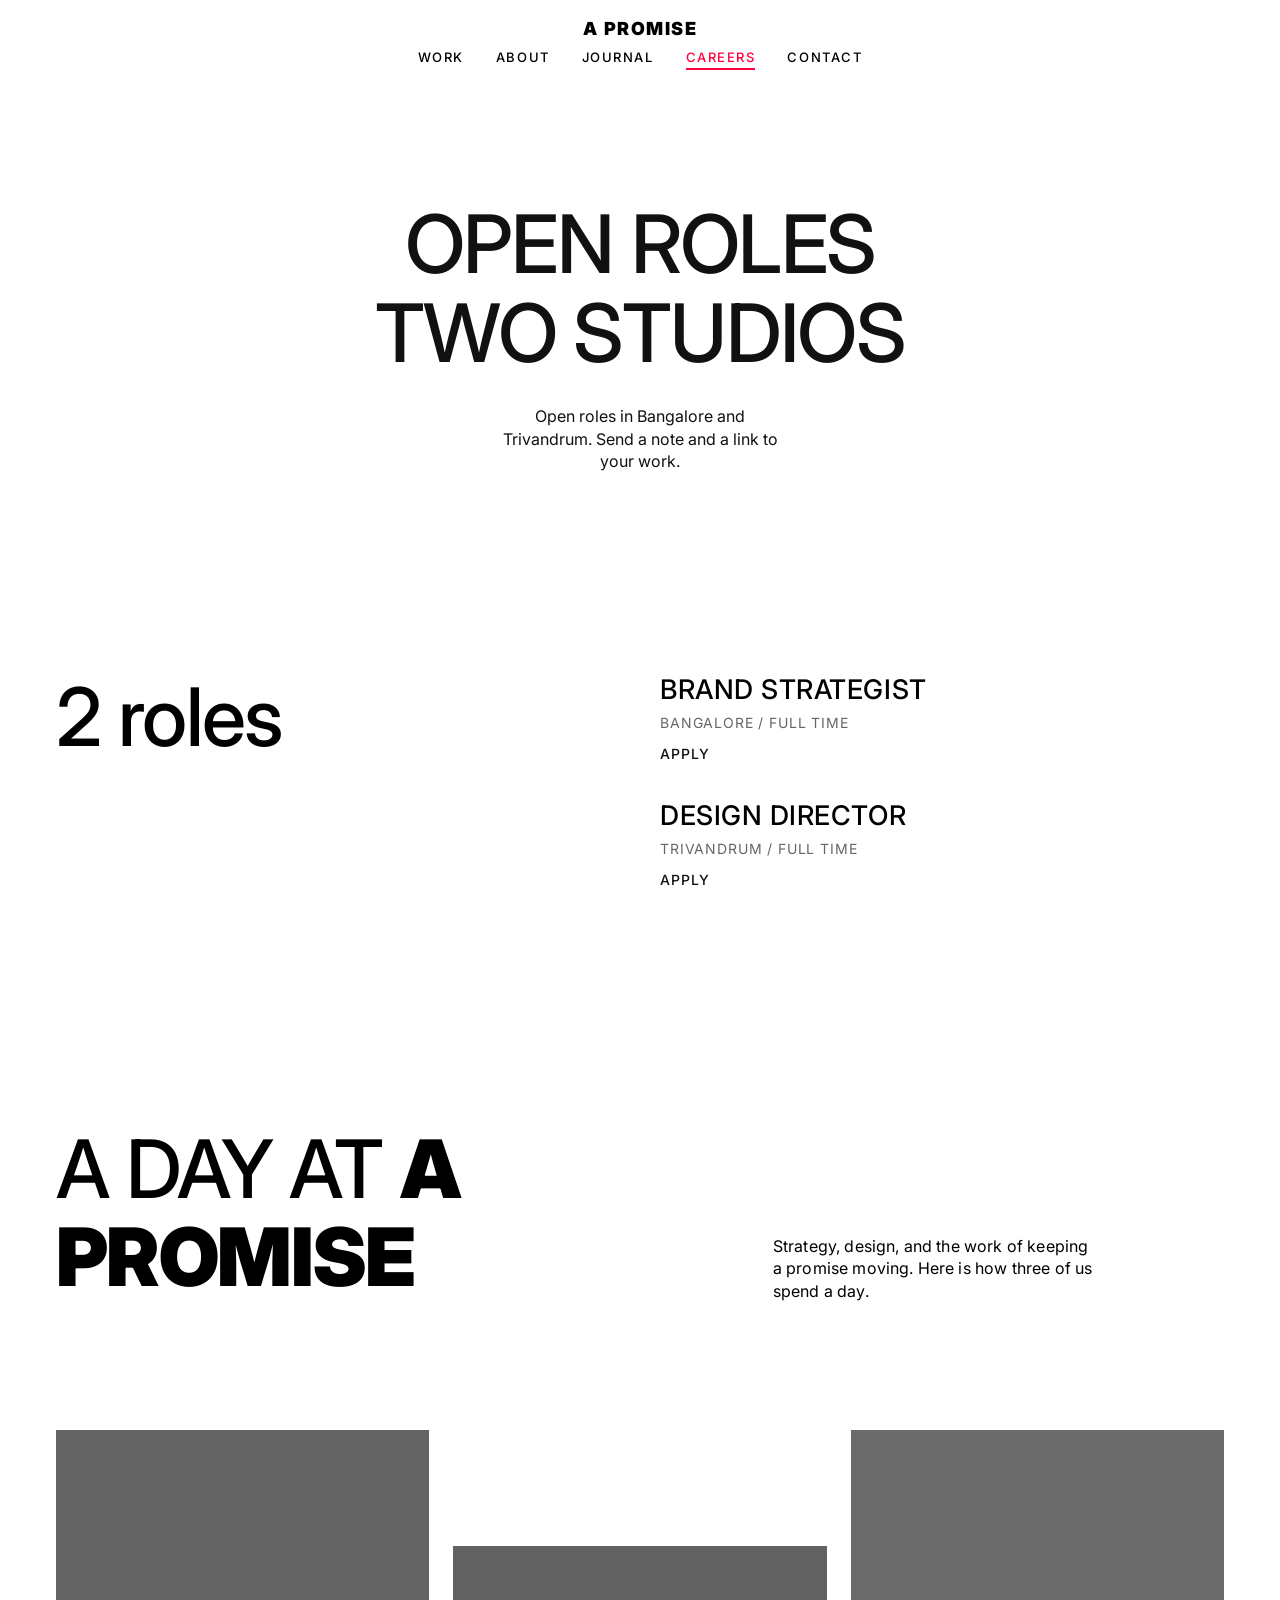
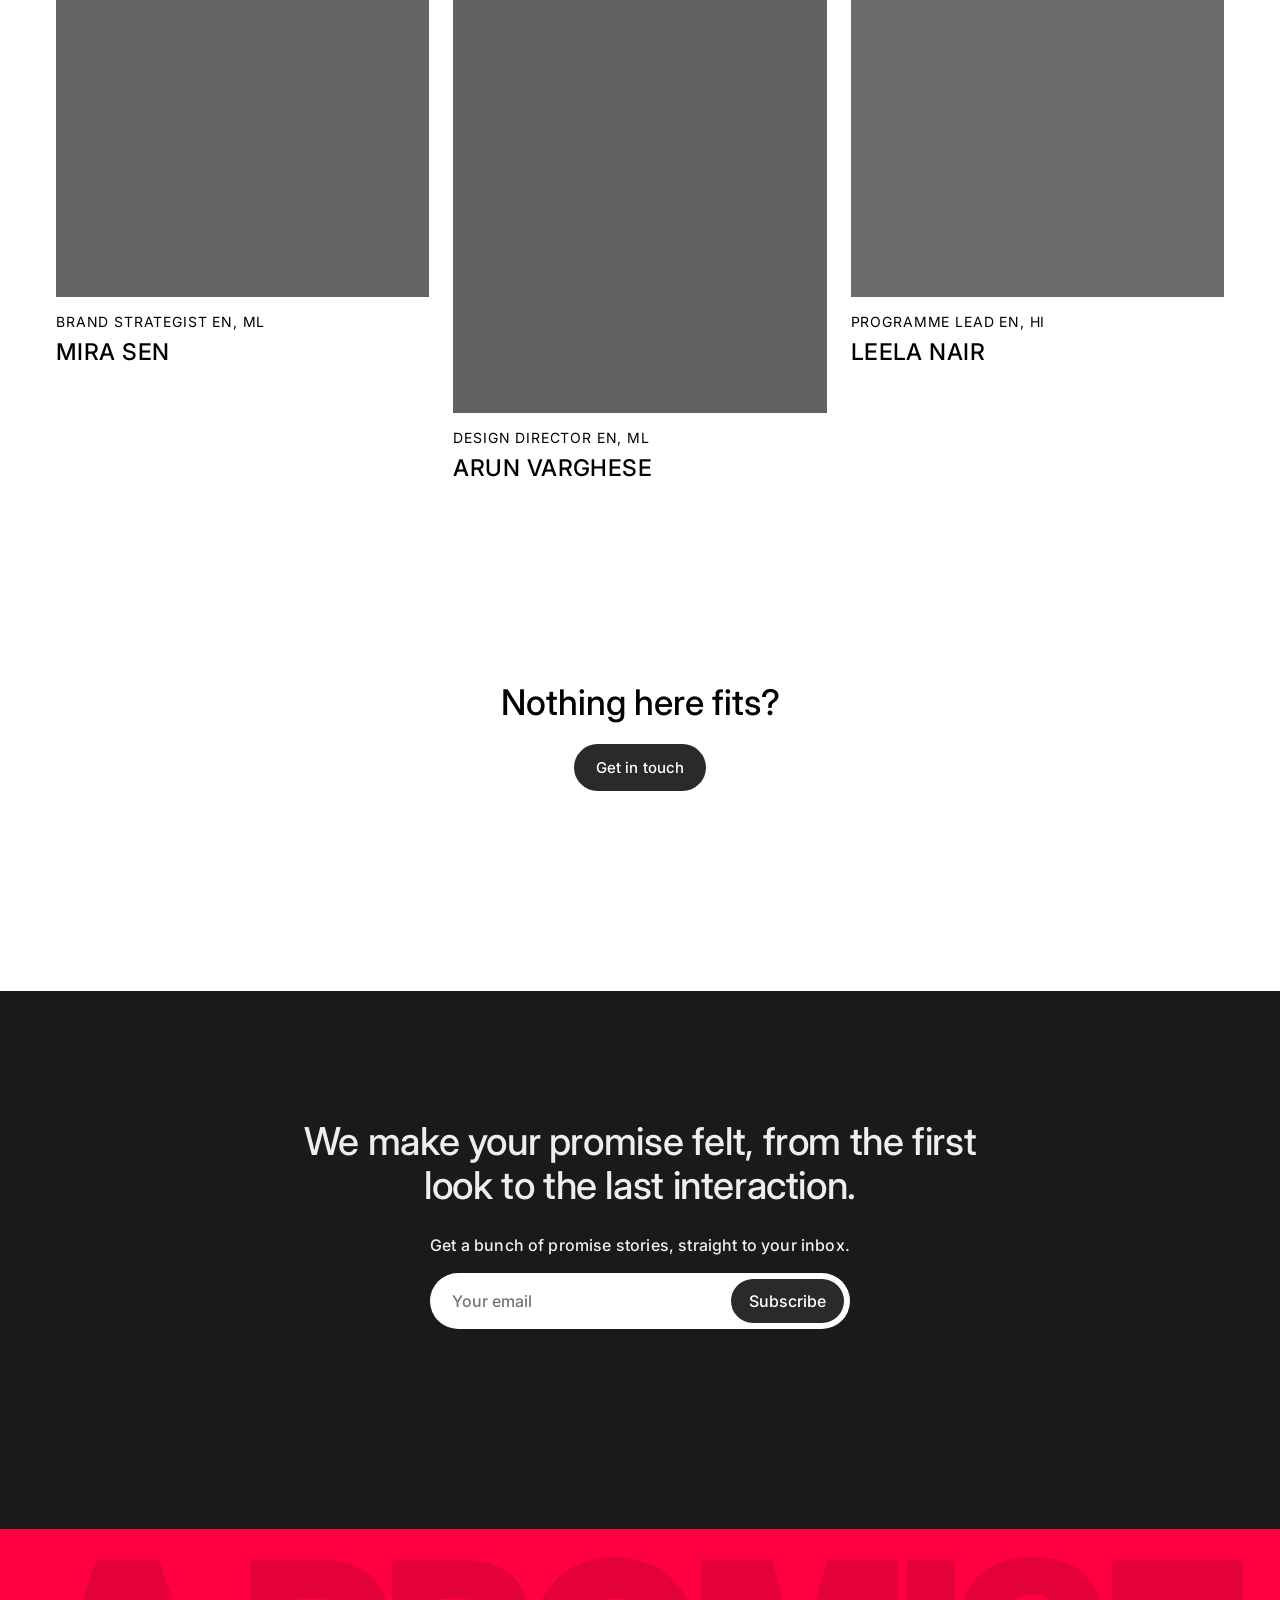
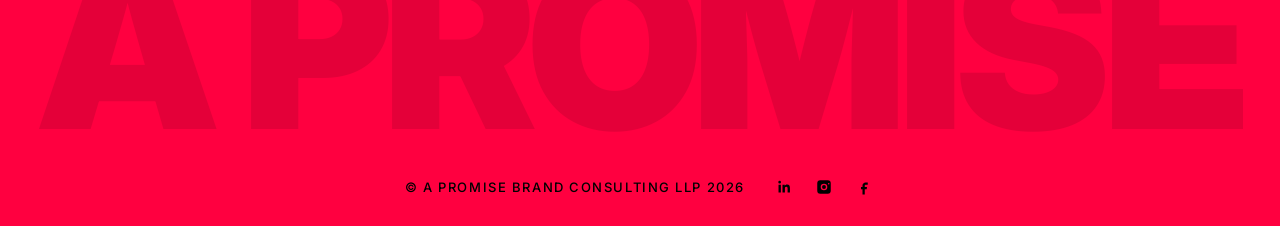
<file: careers.html>
<!DOCTYPE html>
<html lang="en">
<head>
  <meta charset="UTF-8">
  <meta name="viewport" content="width=device-width, initial-scale=1">
  <title>Careers — A PROMISE</title>
  <link rel="preconnect" href="https://fonts.googleapis.com">
  <link rel="stylesheet" href="https://fonts.googleapis.com/css2?family=Inter:wght@400;500;600;900&display=swap">
  <link rel="stylesheet" href="css/styles.css?v=77">
</head>
<body>
  <header id="header" class="solid">
    <a class="logo" href="index.html">A PROMISE</a>
    <button class="menu" id="menu" aria-label="Menu">Menu</button>
    <nav id="nav">
      <a href="case-studies.html">Work</a>
      <a href="about.html">About</a>
      <a href="journal.html">Journal</a>
      <a href="careers.html">Careers</a>
      <a href="contact.html">Contact</a>
    </nav>
  </header>

  <main class="page careers-page">
    <h1>Open roles<br>two studios</h1>
    <p class="lead">Open roles in Bangalore and Trivandrum. Send a note and a link to your work.</p>
    <section class="positions">
      <h2>2 roles</h2>
      <div>
        <article>
          <h3>Brand strategist</h3>
          <p>Bangalore / Full time</p>
          <a href="mailto:careers@apromise.studio?subject=Brand%20strategist%20%E2%80%94%20Bangalore">Apply</a>
        </article>
        <article>
          <h3>Design director</h3>
          <p>Trivandrum / Full time</p>
          <a href="mailto:careers@apromise.studio?subject=Design%20director%20%E2%80%94%20Trivandrum">Apply</a>
        </article>
      </div>
    </section>
    <section class="day">
      <div class="day-head">
        <h2>A day at <span class="wordmark">A PROMISE</span></h2>
        <p>Strategy, design, and the work of keeping a promise moving. Here is how three of us spend a day.</p>
      </div>
      <div class="day-people">
        <a href="day.html?p=mira">
          <img alt="" src="images/about-person.png?v=2">
          <p>Brand strategist <span>EN, ML</span></p>
          <h3>Mira Sen</h3>
        </a>
        <a href="day.html?p=arun">
          <img alt="" src="images/about-a.png?v=2">
          <p>Design director <span>EN, ML</span></p>
          <h3>Arun Varghese</h3>
        </a>
        <a href="day.html?p=leela">
          <img alt="" src="images/about-c.png?v=2">
          <p>Programme lead <span>EN, HI</span></p>
          <h3>Leela Nair</h3>
        </a>
      </div>
    </section>
    <section class="open-call">
      <h2>Nothing here fits?</h2>
      <a class="btn" href="mailto:careers@apromise.studio?subject=Hello%20from%20a%20future%20colleague">Get in touch</a>
    </section>
  </main>

<footer id="contact">
    <div class="foot-top">
      <h2>We make your promise felt, from the first look to the last interaction.</h2>
      <form class="signup" id="signup">
        <p>Get a bunch of promise stories, straight to your inbox.</p>
        <div class="field">
          <input type="email" placeholder="Your email" aria-label="Email" required>
          <button type="submit">Subscribe</button>
        </div>
      </form>
    </div>
  </footer>
  <div class="band"><span>A PROMISE</span><div class="legal"><span>© A PROMISE BRAND CONSULTING LLP 2026</span>
      <div class="social"><a href="https://example.com/linkedin" aria-label="LinkedIn"><svg viewBox="0 0 24 24"><path d="M4.7 9H7.8v10.2H4.7zM6.2 3.8a1.8 1.8 0 1 1 0 3.6 1.8 1.8 0 0 1 0-3.6zM10 9h3v1.4h.1c.4-.8 1.4-1.6 3-1.6 3.2 0 3.8 2.1 3.8 4.8v5.6h-3.1v-5c0-1.2 0-2.7-1.7-2.7s-1.9 1.3-1.9 2.6v5.1H10z"/></svg></a>
        <a href="https://example.com/instagram" aria-label="Instagram"><svg viewBox="0 0 24 24"><path d="M7 3h10a4 4 0 0 1 4 4v10a4 4 0 0 1-4 4H7a4 4 0 0 1-4-4V7a4 4 0 0 1 4-4zm5 4.6A4.4 4.4 0 1 0 16.4 12 4.4 4.4 0 0 0 12 7.6zm6.3-.9a1 1 0 1 0 1 1 1 1 0 0 0-1-1zM12 9.4A2.6 2.6 0 1 1 9.4 12 2.6 2.6 0 0 1 12 9.4z"/></svg></a>
        <a href="https://example.com/facebook" aria-label="Facebook"><svg viewBox="0 0 24 24"><path d="M14 9h3V6h-3c-2.2 0-4 1.8-4 4v2H8v3h2v7h3v-7h2.6l.4-3H13v-2c0-.6.4-1 1-1z"/></svg></a></div></div></div>

  <script src="js/main.js?v=24"></script>
</body>
</html>
</file>
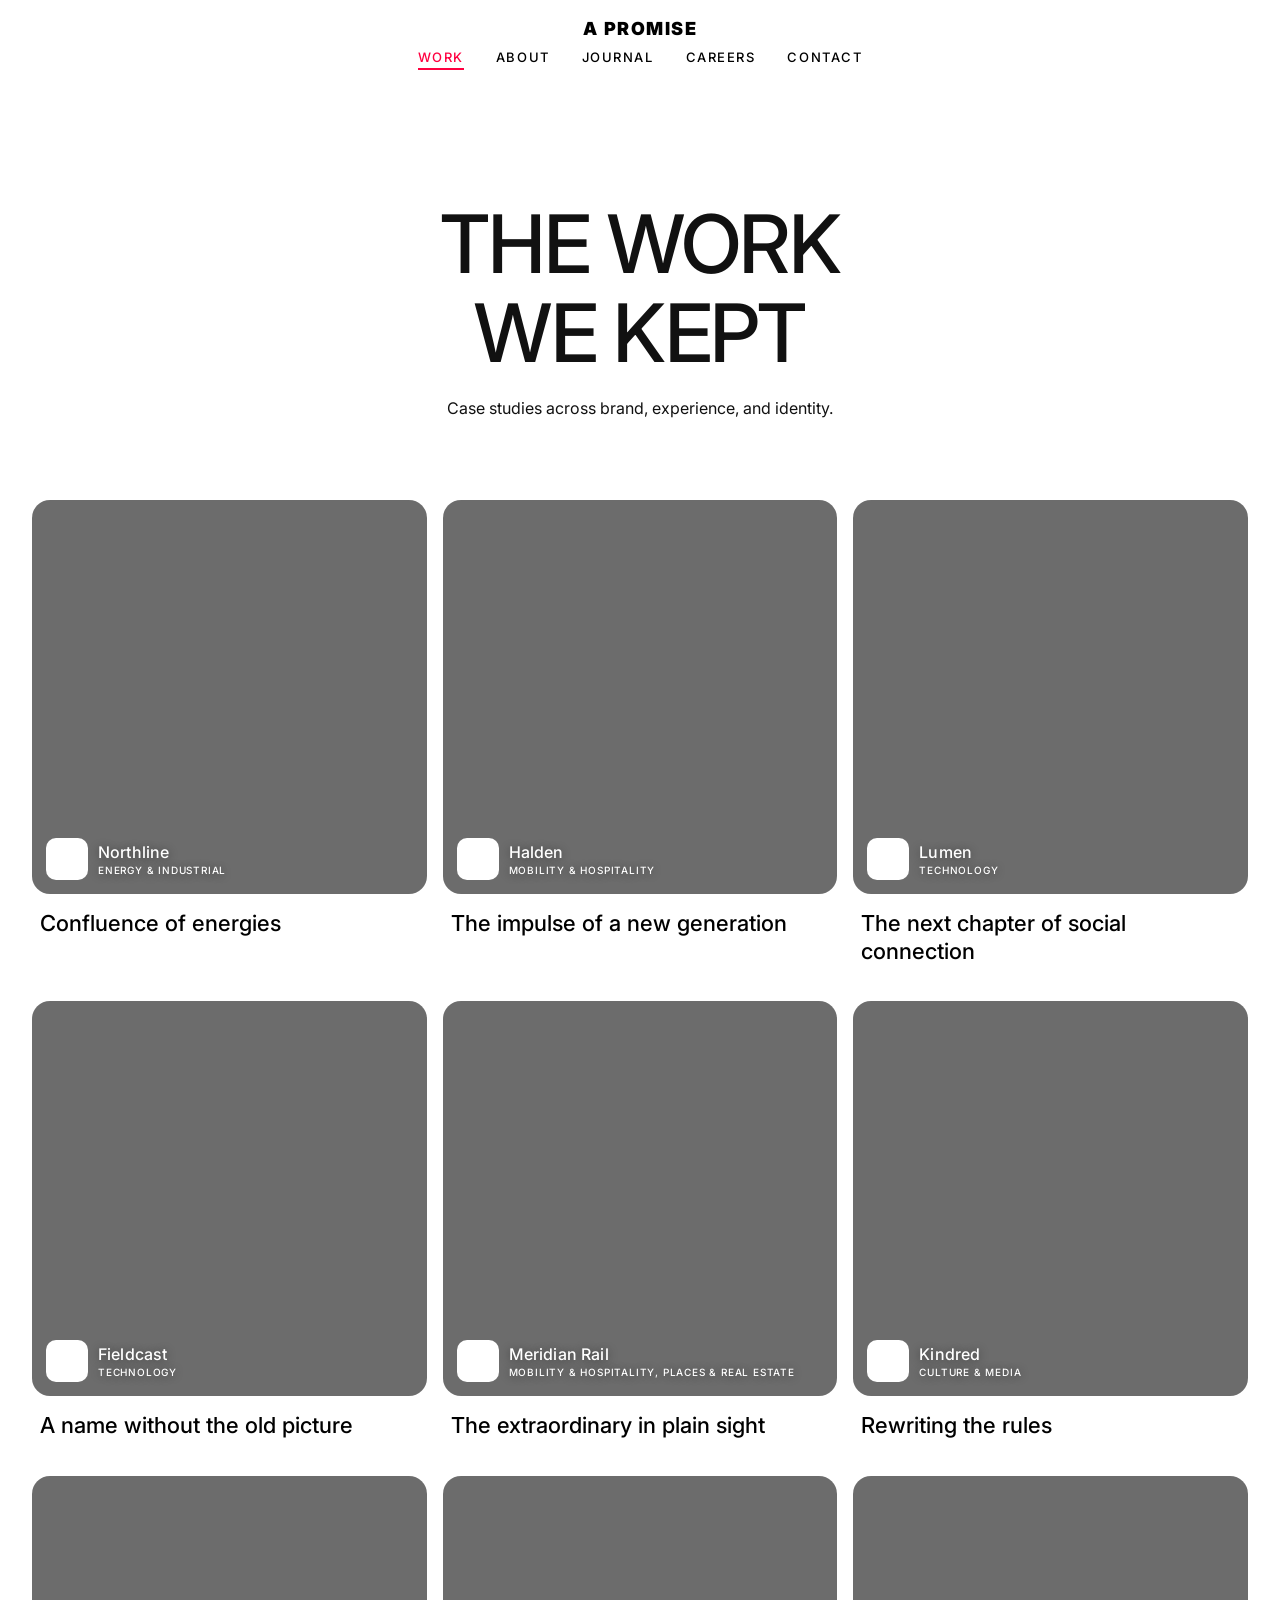
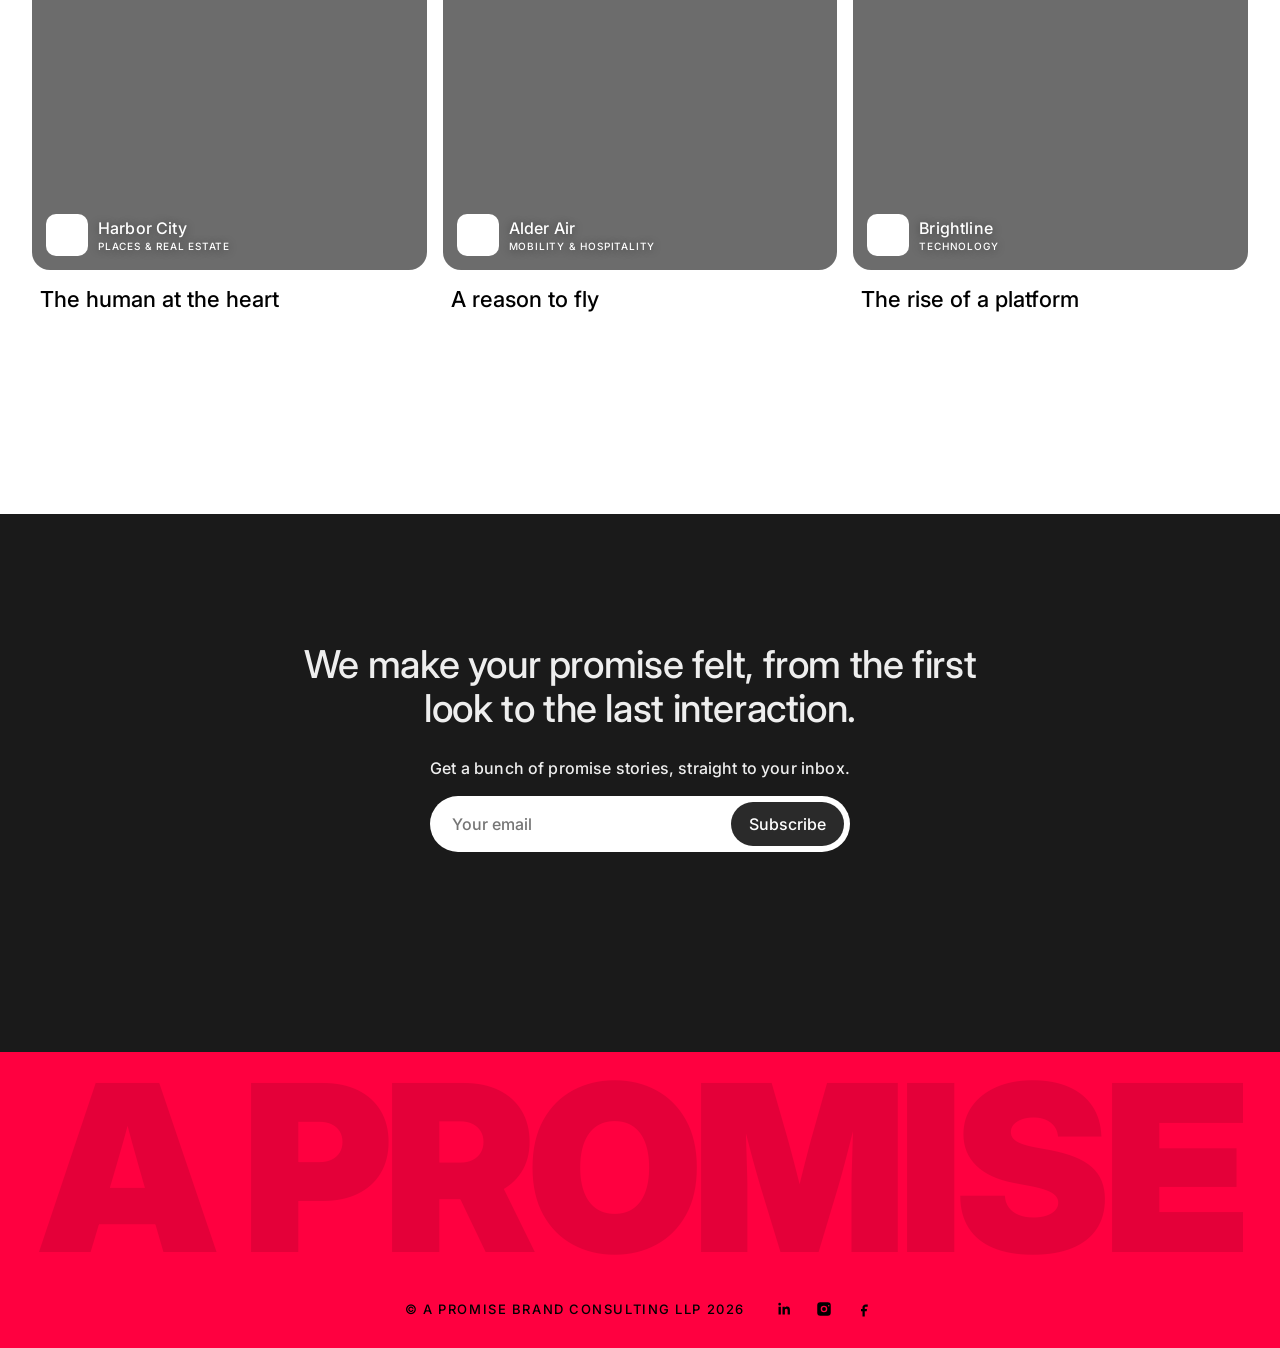
<file: case-studies.html>
<!DOCTYPE html>
<html lang="en">
<head>
  <meta charset="UTF-8">
  <meta name="viewport" content="width=device-width, initial-scale=1">
  <title>Work — A PROMISE</title>
  <link rel="preconnect" href="https://fonts.googleapis.com">
  <link rel="stylesheet" href="https://fonts.googleapis.com/css2?family=Inter:wght@400;500;600;900&display=swap">
  <link rel="stylesheet" href="css/styles.css?v=77">
</head>
<body>
  <header id="header" class="solid">
    <a class="logo" href="index.html">A PROMISE</a>
    <button class="menu" id="menu" aria-label="Menu">Menu</button>
    <nav id="nav">
      <a href="case-studies.html">Work</a>
      <a href="about.html">About</a>
      <a href="journal.html">Journal</a>
      <a href="careers.html">Careers</a>
      <a href="contact.html">Contact</a>
    </nav>
  </header>

  <main class="page">
    <h1>The work<br>we kept</h1>
    <p class="lead">Case studies across brand, experience, and identity.</p>
    <section class="work" id="work">
      <a class="card" href="work.html?p=repsol">
        <div class="shot">
          <img class="frame on" alt="" src="images/tile-01.png?v=2">
          <div class="chip"><img alt="" src="images/home-mark.png?v=2"><span><b>Northline</b><small>Energy &amp; Industrial</small></span></div>
        </div>
        <h3>Confluence of energies</h3>
      </a>
      <a class="card" href="work.html?p=cupra">
        <div class="shot">
          <img class="frame on" alt="" src="images/tile-02.png?v=2">
          <div class="chip"><img alt="" src="images/home-mark.png?v=2"><span><b>Halden</b><small>Mobility &amp; Hospitality</small></span></div>
        </div>
        <h3>The impulse of a new generation</h3>
      </a>
      <a class="card" href="work.html?p=meta">
        <div class="shot">
          <img class="frame on" alt="" src="images/tile-03.png?v=2">
          <div class="chip"><img alt="" src="images/home-mark.png?v=2"><span><b>Lumen</b><small>Technology</small></span></div>
        </div>
        <h3>The next chapter of social connection</h3>
      </a>
      <a class="card" href="work.html?p=youtube">
        <div class="shot">
          <img class="frame on" alt="" src="images/tile-04.png?v=2">
          <div class="chip"><img alt="" src="images/home-mark.png?v=2"><span><b>Fieldcast</b><small>Technology</small></span></div>
        </div>
        <h3>A name without the old picture</h3>
      </a>
      <a class="card" href="work.html?p=jr-west">
        <div class="shot">
          <img class="frame on" alt="" src="images/tile-05.png?v=2">
          <div class="chip"><img alt="" src="images/home-mark.png?v=2"><span><b>Meridian Rail</b><small>Mobility &amp; Hospitality, Places &amp; Real Estate</small></span></div>
        </div>
        <h3>The extraordinary in plain sight</h3>
      </a>
      <a class="card" href="work.html?p=play">
        <div class="shot">
          <img class="frame on" alt="" src="images/tile-06.png?v=2">
          <div class="chip"><img alt="" src="images/home-mark.png?v=2"><span><b>Kindred</b><small>Culture &amp; Media</small></span></div>
        </div>
        <h3>Rewriting the rules</h3>
      </a>
      <a class="card" href="work.html?p=vienna">
        <div class="shot">
          <img class="frame on" alt="" src="images/tile-07.png?v=2">
          <div class="chip"><img alt="" src="images/home-mark.png?v=2"><span><b>Harbor City</b><small>Places &amp; Real Estate</small></span></div>
        </div>
        <h3>The human at the heart</h3>
      </a>
      <a class="card" href="work.html?p=vueling">
        <div class="shot">
          <img class="frame on" alt="" src="images/tile-08.png?v=2">
          <div class="chip"><img alt="" src="images/home-mark.png?v=2"><span><b>Alder Air</b><small>Mobility &amp; Hospitality</small></span></div>
        </div>
        <h3>A reason to fly</h3>
      </a>
      <a class="card" href="work.html?p=amazon">
        <div class="shot">
          <img class="frame on" alt="" src="images/tile-09.png?v=2">
          <div class="chip"><img alt="" src="images/home-mark.png?v=2"><span><b>Brightline</b><small>Technology</small></span></div>
        </div>
        <h3>The rise of a platform</h3>
      </a>
    </section>
  </main>

<footer id="contact">
    <div class="foot-top">
      <h2>We make your promise felt, from the first look to the last interaction.</h2>
      <form class="signup" id="signup">
        <p>Get a bunch of promise stories, straight to your inbox.</p>
        <div class="field">
          <input type="email" placeholder="Your email" aria-label="Email" required>
          <button type="submit">Subscribe</button>
        </div>
      </form>
    </div>
  </footer>
  <div class="band"><span>A PROMISE</span><div class="legal"><span>© A PROMISE BRAND CONSULTING LLP 2026</span>
      <div class="social"><a href="https://example.com/linkedin" aria-label="LinkedIn"><svg viewBox="0 0 24 24"><path d="M4.7 9H7.8v10.2H4.7zM6.2 3.8a1.8 1.8 0 1 1 0 3.6 1.8 1.8 0 0 1 0-3.6zM10 9h3v1.4h.1c.4-.8 1.4-1.6 3-1.6 3.2 0 3.8 2.1 3.8 4.8v5.6h-3.1v-5c0-1.2 0-2.7-1.7-2.7s-1.9 1.3-1.9 2.6v5.1H10z"/></svg></a>
        <a href="https://example.com/instagram" aria-label="Instagram"><svg viewBox="0 0 24 24"><path d="M7 3h10a4 4 0 0 1 4 4v10a4 4 0 0 1-4 4H7a4 4 0 0 1-4-4V7a4 4 0 0 1 4-4zm5 4.6A4.4 4.4 0 1 0 16.4 12 4.4 4.4 0 0 0 12 7.6zm6.3-.9a1 1 0 1 0 1 1 1 1 0 0 0-1-1zM12 9.4A2.6 2.6 0 1 1 9.4 12 2.6 2.6 0 0 1 12 9.4z"/></svg></a>
        <a href="https://example.com/facebook" aria-label="Facebook"><svg viewBox="0 0 24 24"><path d="M14 9h3V6h-3c-2.2 0-4 1.8-4 4v2H8v3h2v7h3v-7h2.6l.4-3H13v-2c0-.6.4-1 1-1z"/></svg></a></div></div></div>

  <script src="js/main.js?v=24"></script>
</body>
</html>
</file>
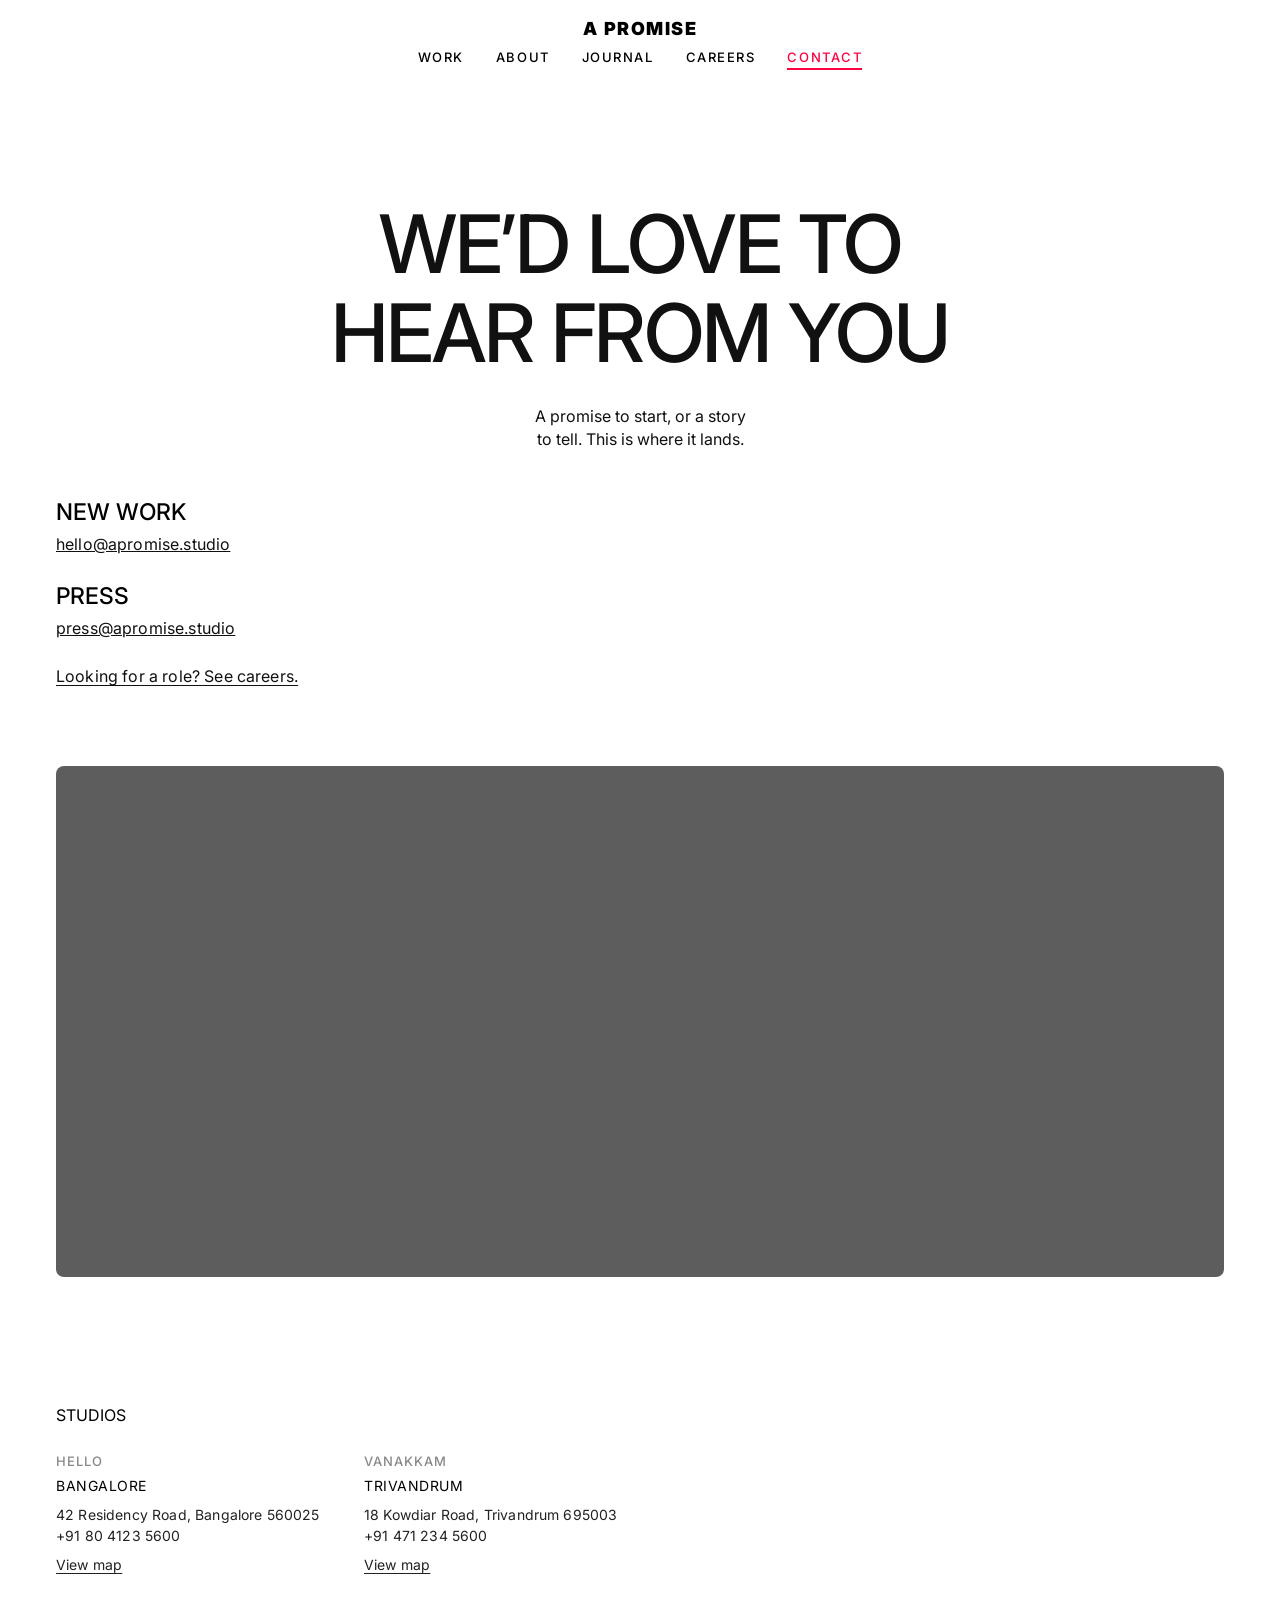
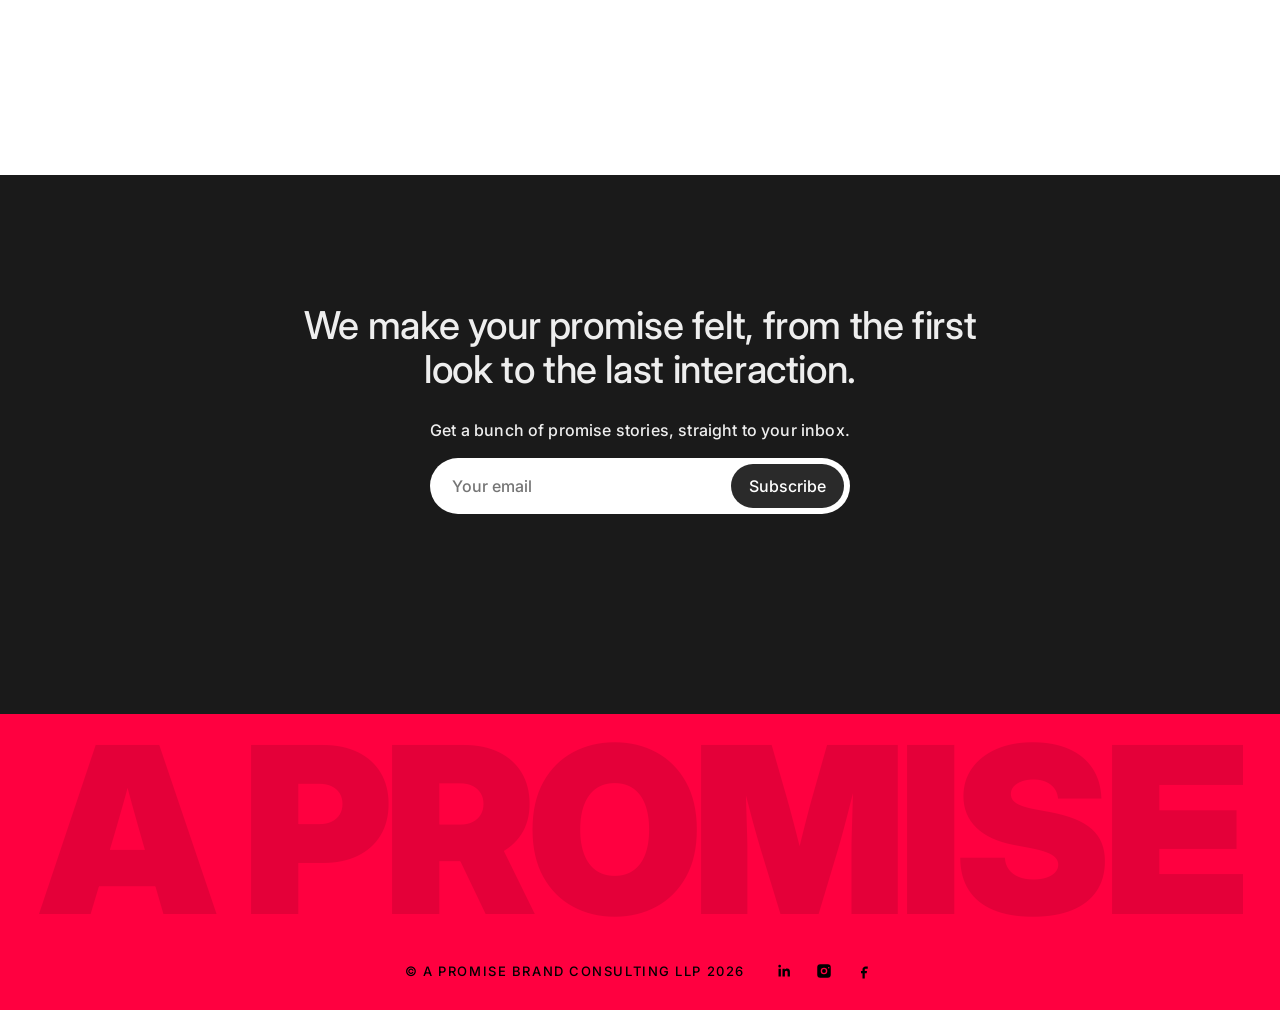
<file: contact.html>
<!DOCTYPE html>
<html lang="en">
<head>
  <meta charset="UTF-8">
  <meta name="viewport" content="width=device-width, initial-scale=1">
  <title>Contact — A PROMISE</title>
  <link rel="preconnect" href="https://fonts.googleapis.com">
  <link rel="stylesheet" href="https://fonts.googleapis.com/css2?family=Inter:wght@400;500;600;900&display=swap">
  <link rel="stylesheet" href="css/styles.css?v=77">
</head>
<body>
  <header id="header" class="solid">
    <a class="logo" href="index.html">A PROMISE</a>
    <button class="menu" id="menu" aria-label="Menu">Menu</button>
    <nav id="nav">
      <a href="case-studies.html">Work</a>
      <a href="about.html">About</a>
      <a href="journal.html">Journal</a>
      <a href="careers.html">Careers</a>
      <a href="contact.html">Contact</a>
    </nav>
  </header>

  <main class="page contact-page">
    <div class="contact-top">
      <div>
        <h1>We’d love to<br>hear from you</h1>
        <p class="lead">A promise to start, or a story to tell. This is where it lands.</p>
      </div>
      <div class="reach">
        <div>
          <b>New work</b>
          <a href="mailto:hello@apromise.studio">hello@apromise.studio</a>
        </div>
        <div>
          <b>Press</b>
          <a href="mailto:press@apromise.studio">press@apromise.studio</a>
        </div>
        <p><a href="careers.html">Looking for a role? See careers.</a></p>
      </div>
    </div>
    <img class="contact-wide" alt="" src="images/about-wide.png?v=2">
    <h2>Studios</h2>
    <div class="studios">
      <div>
        <small>Hello</small>
        <b>Bangalore</b>
        <p>42 Residency Road, Bangalore 560025</p>
        <a href="tel:+918041235600">+91 80 4123 5600</a>
        <a href="https://www.google.com/maps/search/?api=1&amp;query=42+Residency+Road+Bangalore" target="_blank" rel="noopener">View map</a>
      </div>
      <div>
        <small>Vanakkam</small>
        <b>Trivandrum</b>
        <p>18 Kowdiar Road, Trivandrum 695003</p>
        <a href="tel:+914712345600">+91 471 234 5600</a>
        <a href="https://www.google.com/maps/search/?api=1&amp;query=18+Kowdiar+Road+Trivandrum" target="_blank" rel="noopener">View map</a>
      </div>
    </div>
  </main>

<footer id="contact">
    <div class="foot-top">
      <h2>We make your promise felt, from the first look to the last interaction.</h2>
      <form class="signup" id="signup">
        <p>Get a bunch of promise stories, straight to your inbox.</p>
        <div class="field">
          <input type="email" placeholder="Your email" aria-label="Email" required>
          <button type="submit">Subscribe</button>
        </div>
      </form>
    </div>
  </footer>
  <div class="band"><span>A PROMISE</span><div class="legal"><span>© A PROMISE BRAND CONSULTING LLP 2026</span>
      <div class="social"><a href="https://example.com/linkedin" aria-label="LinkedIn"><svg viewBox="0 0 24 24"><path d="M4.7 9H7.8v10.2H4.7zM6.2 3.8a1.8 1.8 0 1 1 0 3.6 1.8 1.8 0 0 1 0-3.6zM10 9h3v1.4h.1c.4-.8 1.4-1.6 3-1.6 3.2 0 3.8 2.1 3.8 4.8v5.6h-3.1v-5c0-1.2 0-2.7-1.7-2.7s-1.9 1.3-1.9 2.6v5.1H10z"/></svg></a>
        <a href="https://example.com/instagram" aria-label="Instagram"><svg viewBox="0 0 24 24"><path d="M7 3h10a4 4 0 0 1 4 4v10a4 4 0 0 1-4 4H7a4 4 0 0 1-4-4V7a4 4 0 0 1 4-4zm5 4.6A4.4 4.4 0 1 0 16.4 12 4.4 4.4 0 0 0 12 7.6zm6.3-.9a1 1 0 1 0 1 1 1 1 0 0 0-1-1zM12 9.4A2.6 2.6 0 1 1 9.4 12 2.6 2.6 0 0 1 12 9.4z"/></svg></a>
        <a href="https://example.com/facebook" aria-label="Facebook"><svg viewBox="0 0 24 24"><path d="M14 9h3V6h-3c-2.2 0-4 1.8-4 4v2H8v3h2v7h3v-7h2.6l.4-3H13v-2c0-.6.4-1 1-1z"/></svg></a></div></div></div>

  <script src="js/main.js?v=24"></script>
</body>
</html>
</file>
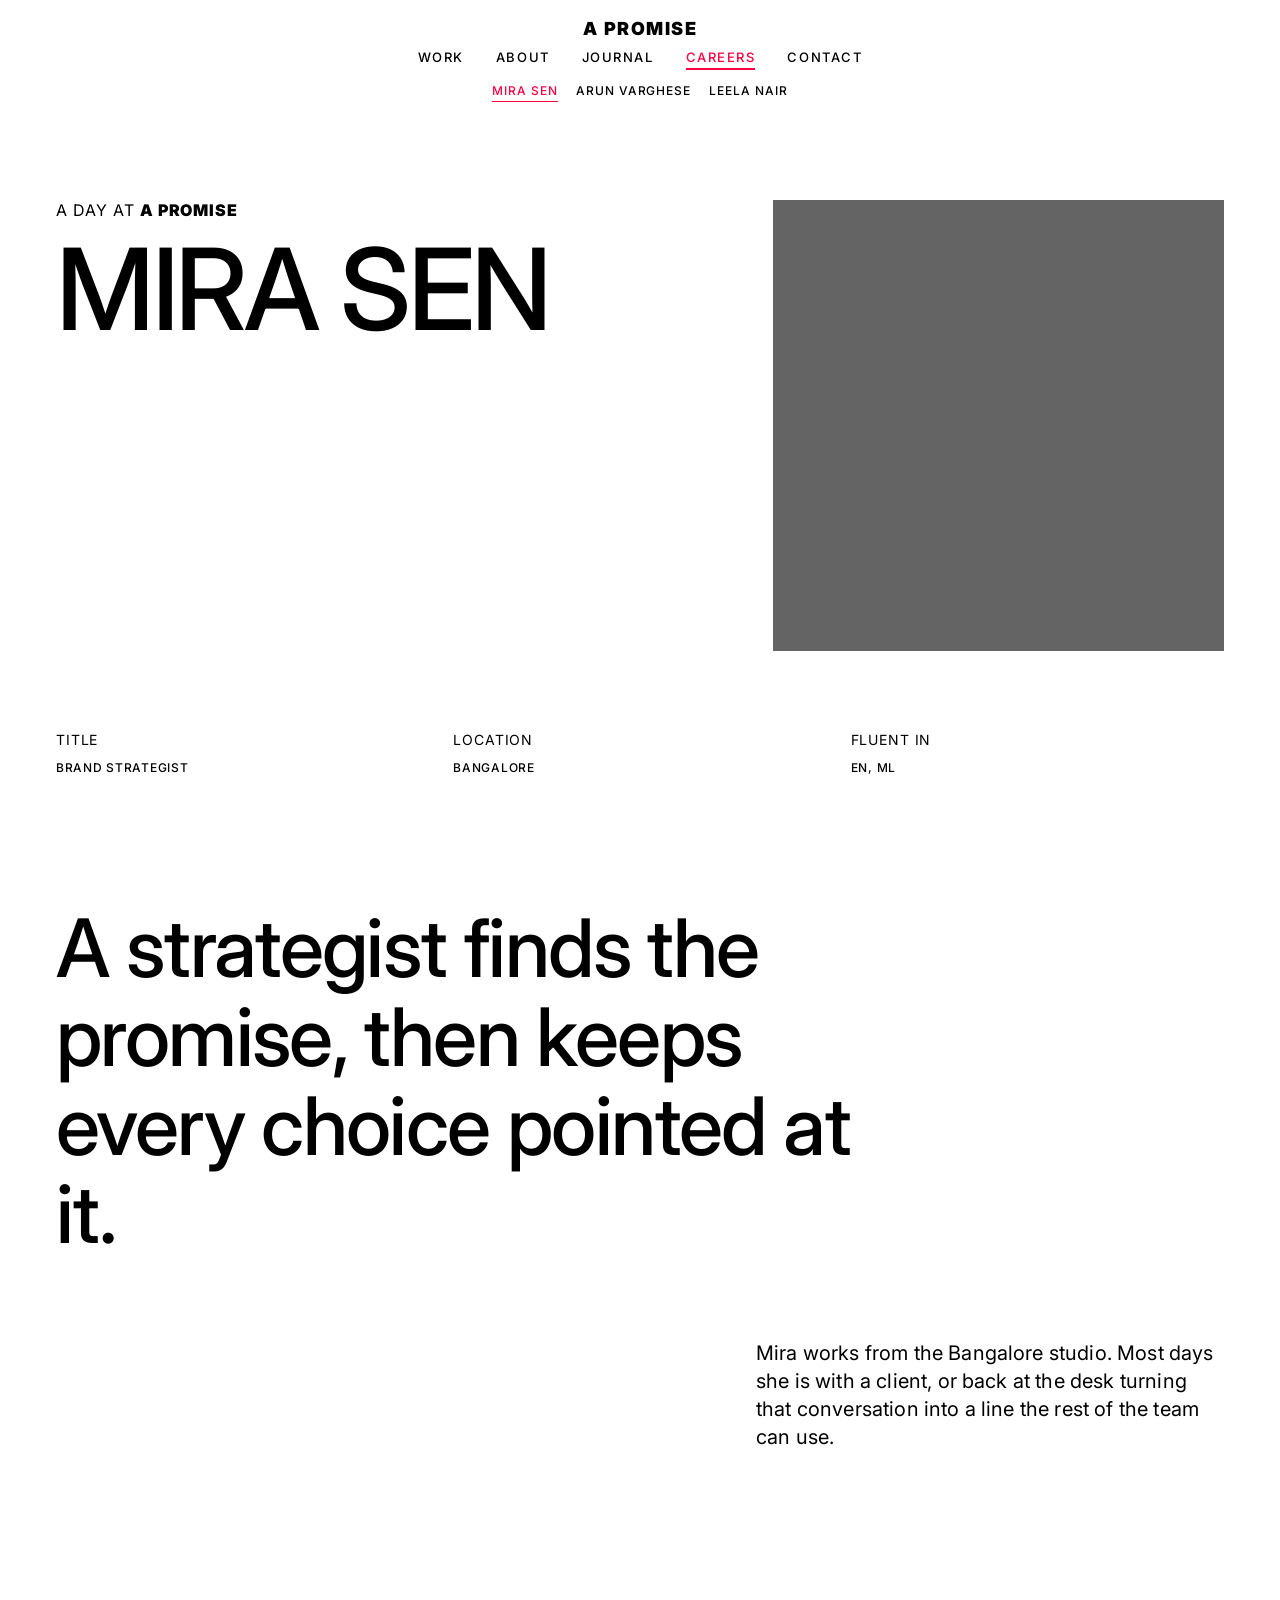
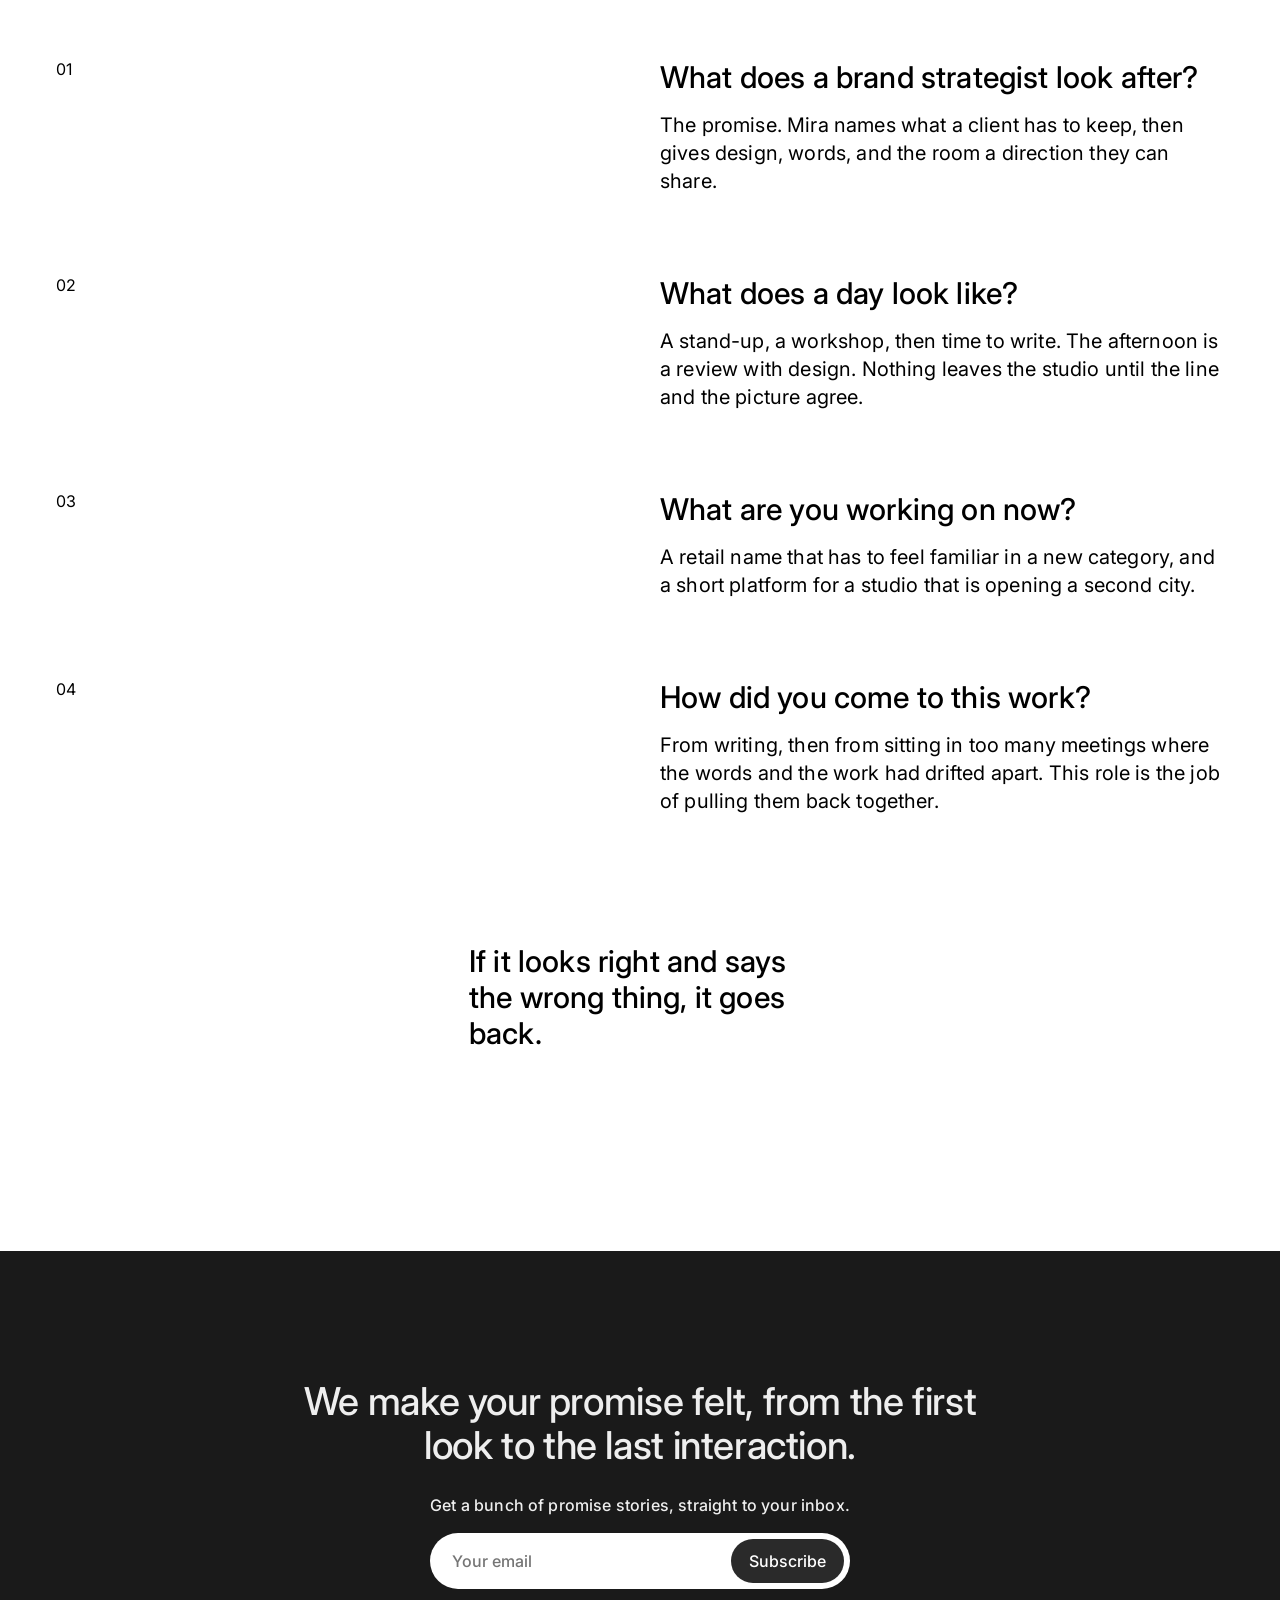
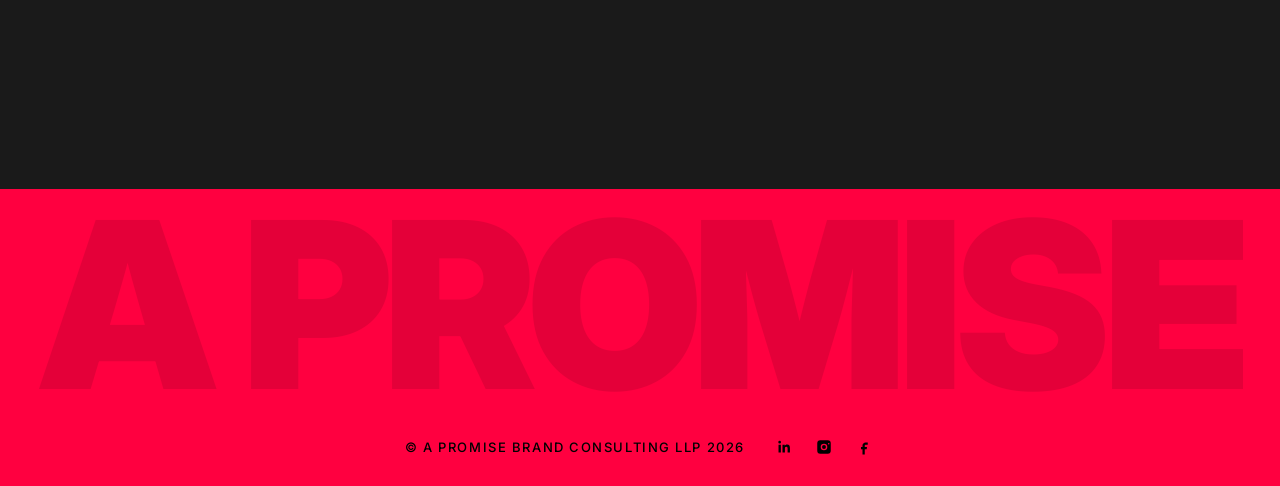
<file: day.html>
<!DOCTYPE html>
<html lang="en">
<head>
  <meta charset="UTF-8">
  <meta name="viewport" content="width=device-width, initial-scale=1">
  <title>A day at A PROMISE</title>
  <link rel="preconnect" href="https://fonts.googleapis.com">
  <link rel="stylesheet" href="https://fonts.googleapis.com/css2?family=Inter:wght@400;500;600;900&display=swap">
  <link rel="stylesheet" href="css/styles.css?v=77">
</head>
<body>
  <header id="header" class="solid">
    <a class="logo" href="index.html">A PROMISE</a>
    <button class="menu" id="menu" aria-label="Menu">Menu</button>
    <nav id="nav">
      <a href="case-studies.html">Work</a>
      <a href="about.html">About</a>
      <a href="journal.html">Journal</a>
      <a href="careers.html">Careers</a>
      <a href="contact.html">Contact</a>
    </nav>
    <nav class="days" id="days" aria-label="People"></nav>
  </header>

  <main class="life">
    <div class="life-top">
      <div>
        <p class="life-kicker">A day at <span class="wordmark">A PROMISE</span></p>
        <h1 id="lifeName">Day</h1>
      </div>
      <img id="lifePhoto" alt="" src="images/about-person.png?v=2">
    </div>
    <div class="life-meta" id="lifeMeta"></div>
    <p class="life-line" id="lifeLine"></p>
    <p class="life-bio" id="lifeBio"></p>
    <div class="life-qa" id="lifeQa"></div>
    <p class="life-quote" id="lifeQuote"></p>
  </main>

  <footer id="contact">
    <div class="foot-top">
      <h2>We make your promise felt, from the first look to the last interaction.</h2>
      <form class="signup" id="signup">
        <p>Get a bunch of promise stories, straight to your inbox.</p>
        <div class="field">
          <input type="email" placeholder="Your email" aria-label="Email" required>
          <button type="submit">Subscribe</button>
        </div>
      </form>
    </div>
  </footer>
  <div class="band"><span>A PROMISE</span><div class="legal"><span>© A PROMISE BRAND CONSULTING LLP 2026</span>
      <div class="social"><a href="https://example.com/linkedin" aria-label="LinkedIn"><svg viewBox="0 0 24 24"><path d="M4.7 9H7.8v10.2H4.7zM6.2 3.8a1.8 1.8 0 1 1 0 3.6 1.8 1.8 0 0 1 0-3.6zM10 9h3v1.4h.1c.4-.8 1.4-1.6 3-1.6 3.2 0 3.8 2.1 3.8 4.8v5.6h-3.1v-5c0-1.2 0-2.7-1.7-2.7s-1.9 1.3-1.9 2.6v5.1H10z"/></svg></a>
        <a href="https://example.com/instagram" aria-label="Instagram"><svg viewBox="0 0 24 24"><path d="M7 3h10a4 4 0 0 1 4 4v10a4 4 0 0 1-4 4H7a4 4 0 0 1-4-4V7a4 4 0 0 1 4-4zm5 4.6A4.4 4.4 0 1 0 16.4 12 4.4 4.4 0 0 0 12 7.6zm6.3-.9a1 1 0 1 0 1 1 1 1 0 0 0-1-1zM12 9.4A2.6 2.6 0 1 1 9.4 12 2.6 2.6 0 0 1 12 9.4z"/></svg></a>
        <a href="https://example.com/facebook" aria-label="Facebook"><svg viewBox="0 0 24 24"><path d="M14 9h3V6h-3c-2.2 0-4 1.8-4 4v2H8v3h2v7h3v-7h2.6l.4-3H13v-2c0-.6.4-1 1-1z"/></svg></a></div></div></div>

  <script src="js/main.js?v=24"></script>
</body>
</html>
</file>
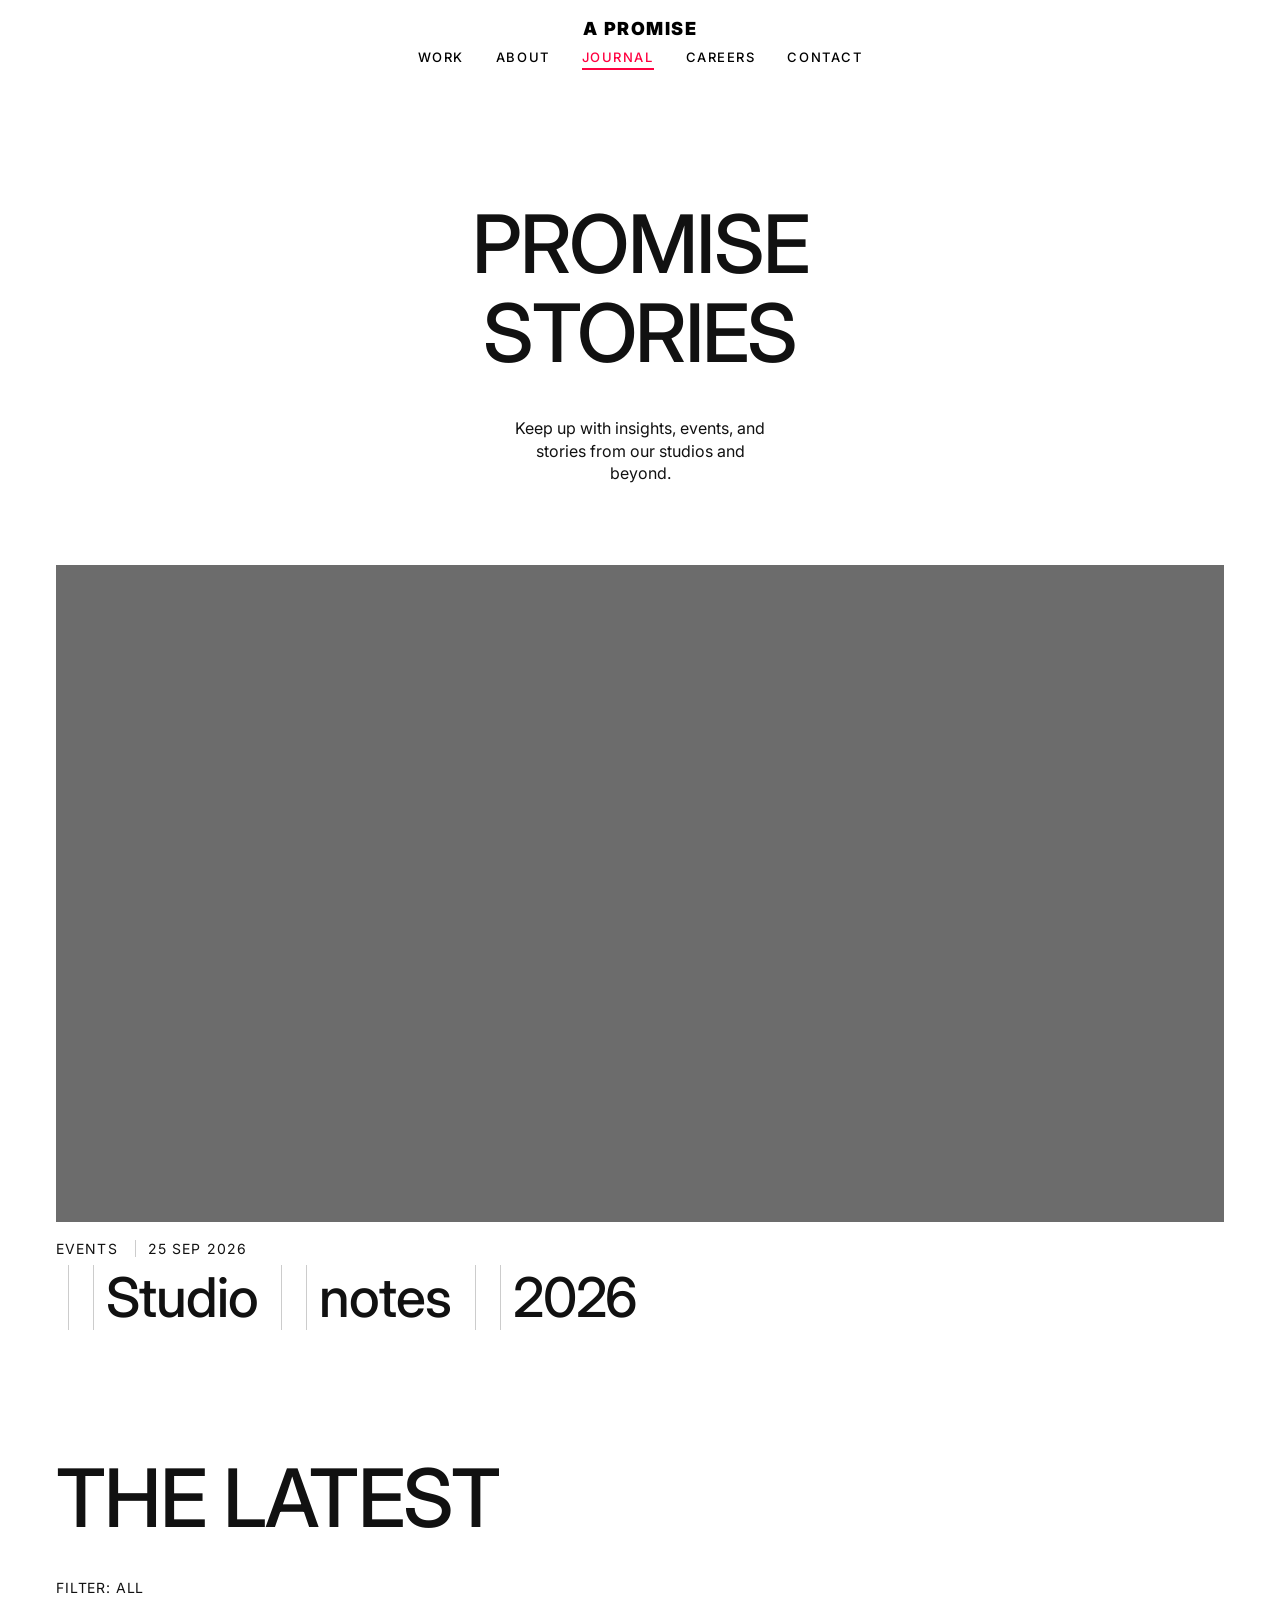
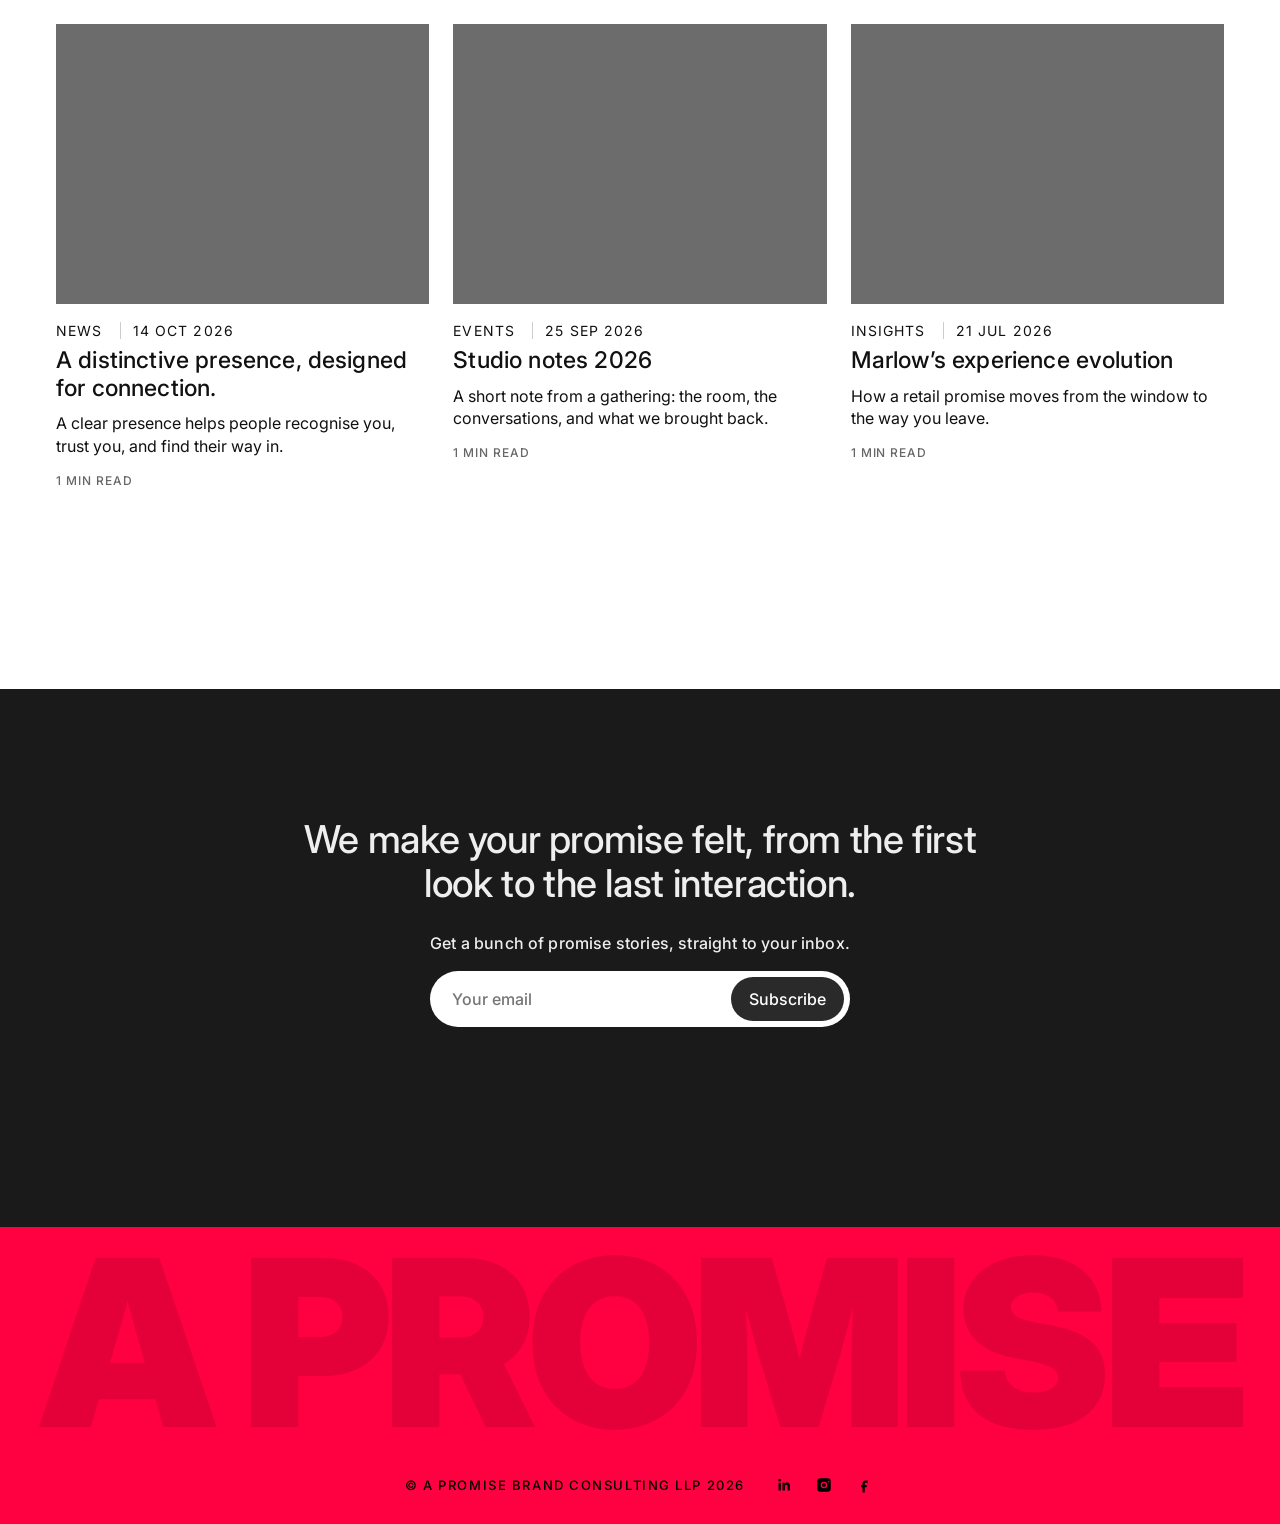
<file: journal.html>
<!DOCTYPE html>
<html lang="en">
<head>
  <meta charset="UTF-8">
  <meta name="viewport" content="width=device-width, initial-scale=1">
  <title>Journal — A PROMISE</title>
  <link rel="preconnect" href="https://fonts.googleapis.com">
  <link rel="stylesheet" href="https://fonts.googleapis.com/css2?family=Inter:wght@400;500;600;900&display=swap">
  <link rel="stylesheet" href="css/styles.css?v=77">
</head>
<body>
  <header id="header" class="solid">
    <a class="logo" href="index.html">A PROMISE</a>
    <button class="menu" id="menu" aria-label="Menu">Menu</button>
    <nav id="nav">
      <a href="case-studies.html">Work</a>
      <a href="about.html">About</a>
      <a href="journal.html">Journal</a>
      <a href="careers.html">Careers</a>
      <a href="contact.html">Contact</a>
    </nav>
  </header>

  <main class="journal-page">
    <div class="j-hero">
      <h1>Promise<br>stories</h1>
      <p>Keep up with insights, events, and stories from our studios and beyond.</p>
    </div>
    <a class="j-feature" href="article.html?a=budapest">
      <img alt="" src="images/journal.png?v=2">
      <p>Events <span>25 Sep 2026</span></p>
      <h2>Studio notes 2026</h2>
    </a>
    <h2 class="j-latest">The latest</h2>
    <p class="j-filter">Filter: All</p>
    <div class="j-grid">
      <a class="j-card" href="article.html?a=presence">
        <img alt="" src="images/journal.png?v=2">
        <p>News <span>14 Oct 2026</span></p>
        <h3>A distinctive presence, designed for connection.</h3>
        <p class="j-excerpt">A clear presence helps people recognise you, trust you, and find their way in.</p>
        <small>1 min read</small>
      </a>
      <a class="j-card" href="article.html?a=budapest">
        <img alt="" src="images/journal.png?v=2">
        <p>Events <span>25 Sep 2026</span></p>
        <h3>Studio notes 2026</h3>
        <p class="j-excerpt">A short note from a gathering: the room, the conversations, and what we brought back.</p>
        <small>1 min read</small>
      </a>
      <a class="j-card" href="article.html?a=zara">
        <img alt="" src="images/journal.png?v=2">
        <p>Insights <span>21 Jul 2026</span></p>
        <h3>Marlow’s experience evolution</h3>
        <p class="j-excerpt">How a retail promise moves from the window to the way you leave.</p>
        <small>1 min read</small>
      </a>
    </div>
  </main>

<footer id="contact">
    <div class="foot-top">
      <h2>We make your promise felt, from the first look to the last interaction.</h2>
      <form class="signup" id="signup">
        <p>Get a bunch of promise stories, straight to your inbox.</p>
        <div class="field">
          <input type="email" placeholder="Your email" aria-label="Email" required>
          <button type="submit">Subscribe</button>
        </div>
      </form>
    </div>
  </footer>
  <div class="band"><span>A PROMISE</span><div class="legal"><span>© A PROMISE BRAND CONSULTING LLP 2026</span>
      <div class="social"><a href="https://example.com/linkedin" aria-label="LinkedIn"><svg viewBox="0 0 24 24"><path d="M4.7 9H7.8v10.2H4.7zM6.2 3.8a1.8 1.8 0 1 1 0 3.6 1.8 1.8 0 0 1 0-3.6zM10 9h3v1.4h.1c.4-.8 1.4-1.6 3-1.6 3.2 0 3.8 2.1 3.8 4.8v5.6h-3.1v-5c0-1.2 0-2.7-1.7-2.7s-1.9 1.3-1.9 2.6v5.1H10z"/></svg></a>
        <a href="https://example.com/instagram" aria-label="Instagram"><svg viewBox="0 0 24 24"><path d="M7 3h10a4 4 0 0 1 4 4v10a4 4 0 0 1-4 4H7a4 4 0 0 1-4-4V7a4 4 0 0 1 4-4zm5 4.6A4.4 4.4 0 1 0 16.4 12 4.4 4.4 0 0 0 12 7.6zm6.3-.9a1 1 0 1 0 1 1 1 1 0 0 0-1-1zM12 9.4A2.6 2.6 0 1 1 9.4 12 2.6 2.6 0 0 1 12 9.4z"/></svg></a>
        <a href="https://example.com/facebook" aria-label="Facebook"><svg viewBox="0 0 24 24"><path d="M14 9h3V6h-3c-2.2 0-4 1.8-4 4v2H8v3h2v7h3v-7h2.6l.4-3H13v-2c0-.6.4-1 1-1z"/></svg></a></div></div></div>

  <script src="js/main.js?v=24"></script>
</body>
</html>
</file>
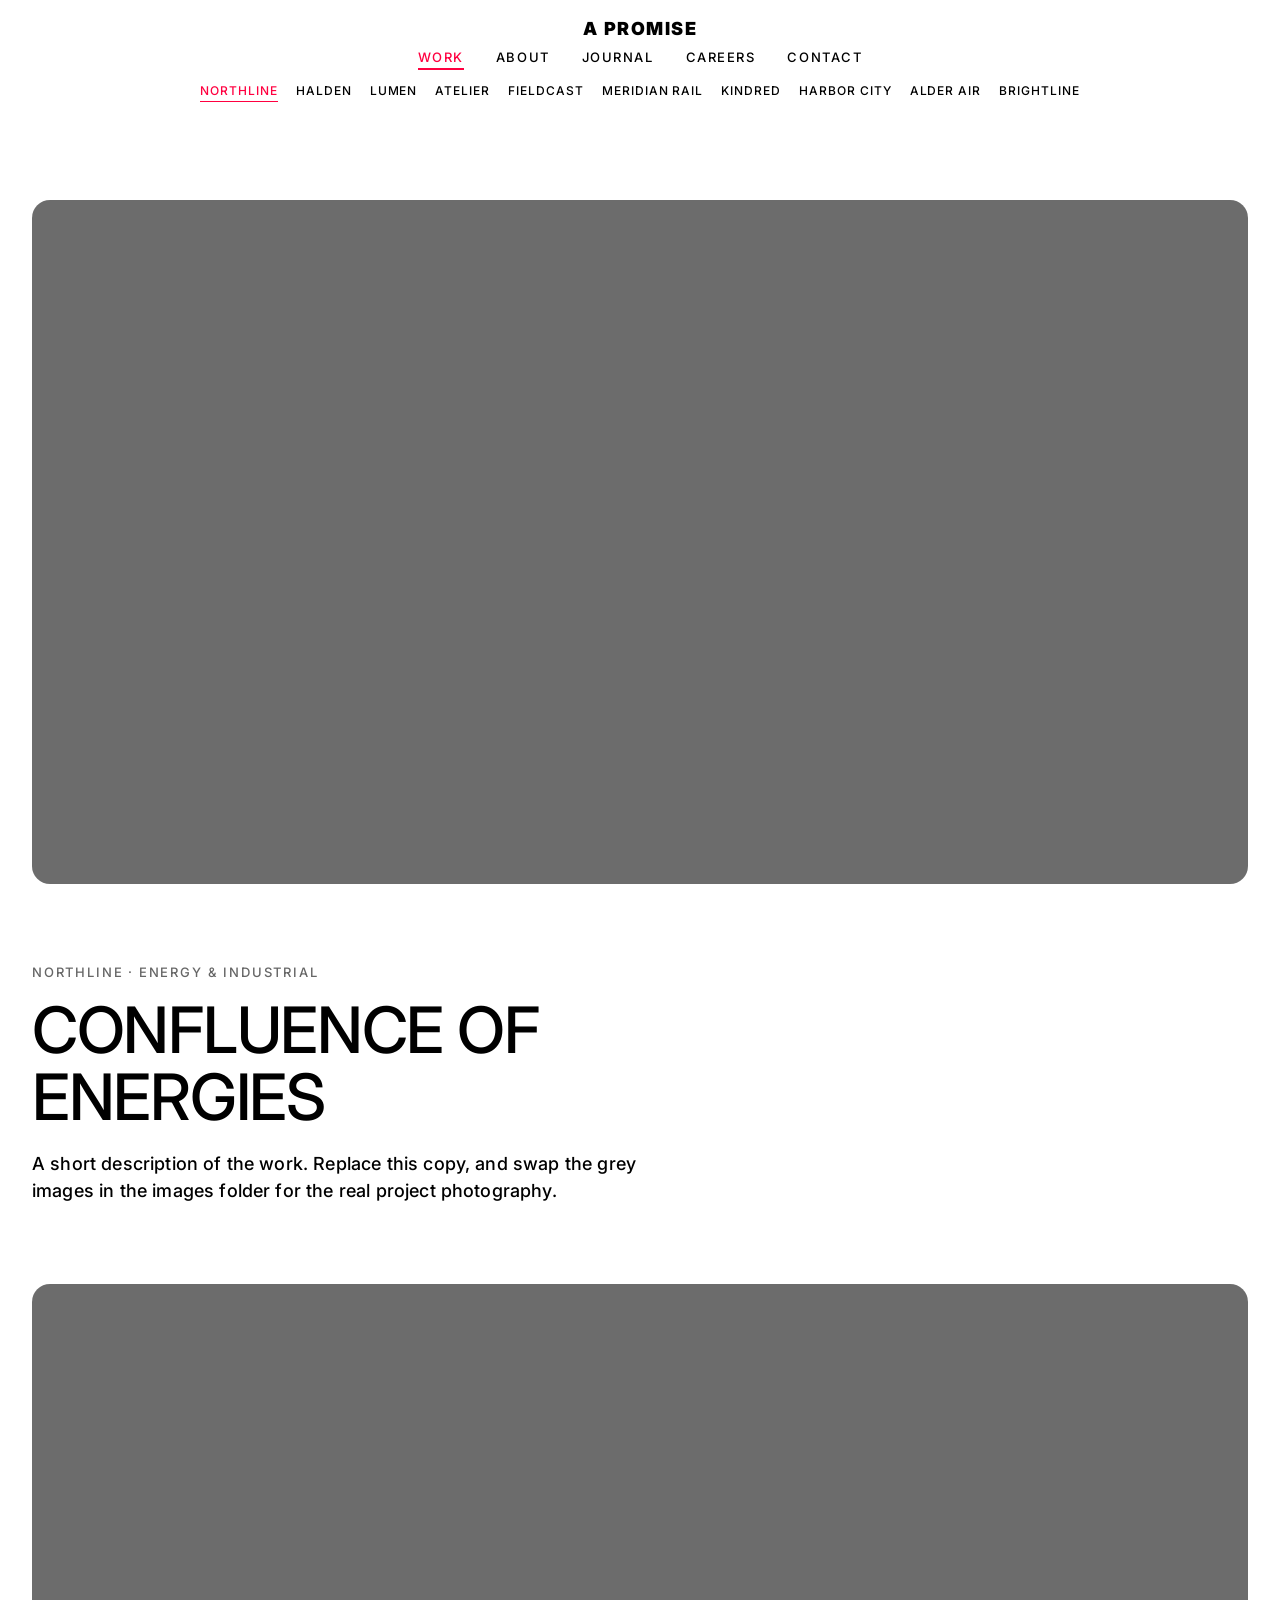
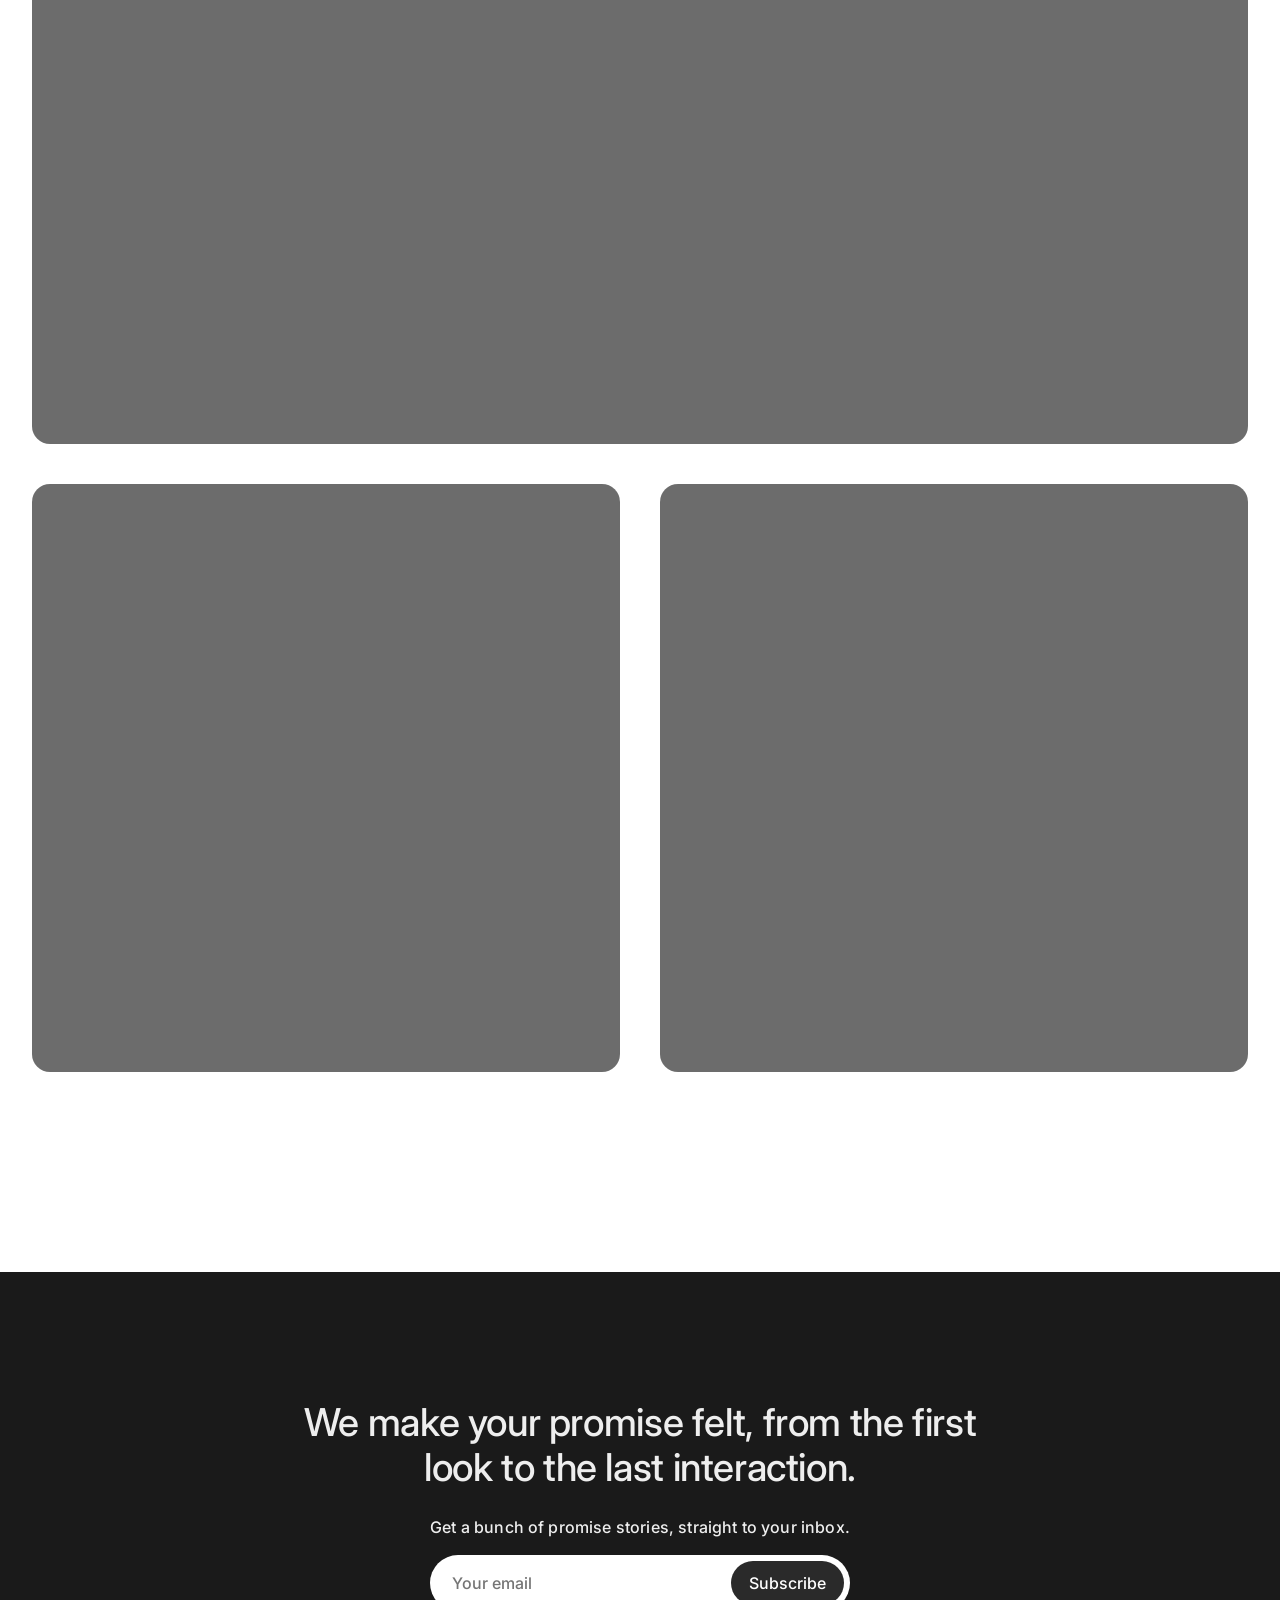
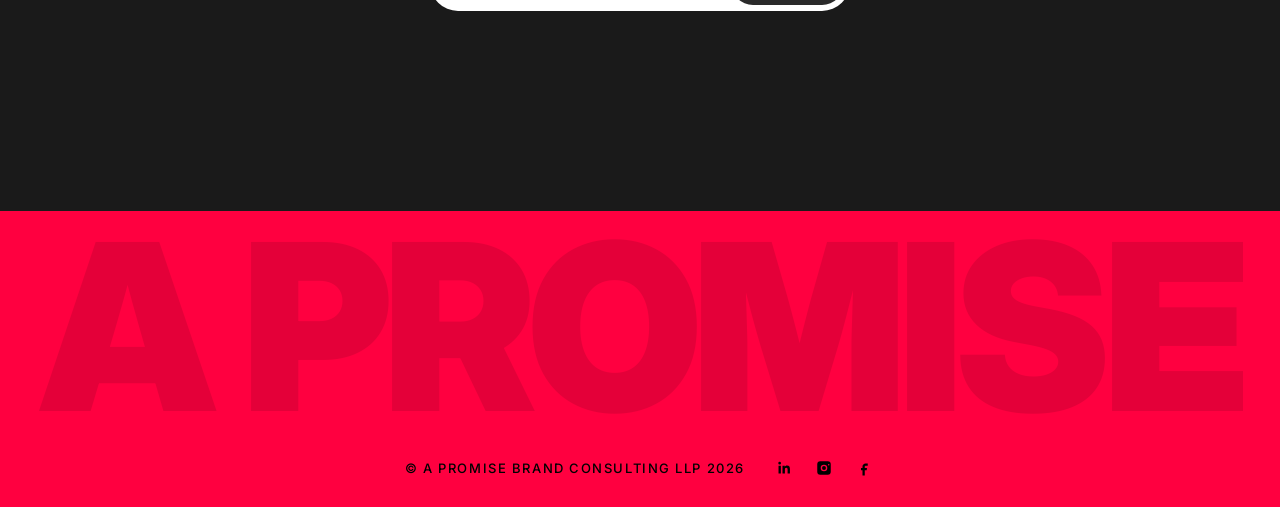
<file: work.html>
<!DOCTYPE html>
<html lang="en">
<head>
  <meta charset="UTF-8">
  <meta name="viewport" content="width=device-width, initial-scale=1">
  <title>Project — A PROMISE</title>
  <link rel="preconnect" href="https://fonts.googleapis.com">
  <link rel="stylesheet" href="https://fonts.googleapis.com/css2?family=Inter:wght@400;500;600;900&display=swap">
  <link rel="stylesheet" href="css/styles.css?v=77">
</head>
<body>
  <header id="header" class="solid">
    <a class="logo" href="index.html">A PROMISE</a>
    <button class="menu" id="menu" aria-label="Menu">Menu</button>
    <nav id="nav">
      <a href="case-studies.html">Work</a>
      <a href="about.html">About</a>
      <a href="journal.html">Journal</a>
      <a href="careers.html">Careers</a>
      <a href="contact.html">Contact</a>
    </nav>
    <nav class="projects" id="projects" aria-label="Projects"></nav>
  </header>

  <main class="case">
    <img class="case-hero" alt="" src="images/detail-hero.png?v=2">
    <p class="case-kicker" id="projectKicker">Client name · Sector</p>
    <h1 id="projectTitle">Project title goes here</h1>
    <p class="intro">A short description of the work. Replace this copy, and swap the grey images in the images folder for the real project photography.</p>
    <img class="case-wide" alt="" src="images/detail-wide.png?v=2">
    <div class="case-pair">
      <img alt="" src="images/detail-a.png?v=2">
      <img alt="" src="images/detail-b.png?v=2">
    </div>
  </main>

  <footer id="contact">
    <div class="foot-top">
      <h2>We make your promise felt, from the first look to the last interaction.</h2>
      <form class="signup" id="signup">
        <p>Get a bunch of promise stories, straight to your inbox.</p>
        <div class="field">
          <input type="email" placeholder="Your email" aria-label="Email" required>
          <button type="submit">Subscribe</button>
        </div>
      </form>
    </div>
  </footer>
  <div class="band"><span>A PROMISE</span><div class="legal"><span>© A PROMISE BRAND CONSULTING LLP 2026</span>
      <div class="social"><a href="https://example.com/linkedin" aria-label="LinkedIn"><svg viewBox="0 0 24 24"><path d="M4.7 9H7.8v10.2H4.7zM6.2 3.8a1.8 1.8 0 1 1 0 3.6 1.8 1.8 0 0 1 0-3.6zM10 9h3v1.4h.1c.4-.8 1.4-1.6 3-1.6 3.2 0 3.8 2.1 3.8 4.8v5.6h-3.1v-5c0-1.2 0-2.7-1.7-2.7s-1.9 1.3-1.9 2.6v5.1H10z"/></svg></a>
        <a href="https://example.com/instagram" aria-label="Instagram"><svg viewBox="0 0 24 24"><path d="M7 3h10a4 4 0 0 1 4 4v10a4 4 0 0 1-4 4H7a4 4 0 0 1-4-4V7a4 4 0 0 1 4-4zm5 4.6A4.4 4.4 0 1 0 16.4 12 4.4 4.4 0 0 0 12 7.6zm6.3-.9a1 1 0 1 0 1 1 1 1 0 0 0-1-1zM12 9.4A2.6 2.6 0 1 1 9.4 12 2.6 2.6 0 0 1 12 9.4z"/></svg></a>
        <a href="https://example.com/facebook" aria-label="Facebook"><svg viewBox="0 0 24 24"><path d="M14 9h3V6h-3c-2.2 0-4 1.8-4 4v2H8v3h2v7h3v-7h2.6l.4-3H13v-2c0-.6.4-1 1-1z"/></svg></a></div></div></div>

  <script src="js/main.js?v=24"></script>
</body>
</html>
</file>
<file: css/styles.css>
:root {
  --bg: #fff;
  --ink: #000;
  --dark: #1a1a1a;
  --muted: #8a8a8a;
  --line: #e4e4e4;
  --accent: #ff0040;
  --font: "Inter", sans-serif;
  --pad: 32px;
  /* Vertical rhythm. Use these. Do not add a new section gap.
     --space-1  8px   a label and the line under it
     --space-2  16px  items that belong together
     --space-3  40px  inside one block
     --space-4  80px  a headline and the content it introduces
     --space-5  128px between sections
     --space-6  200px between major chapters, and below the fixed header */
  --space-1: 8px;
  --space-2: 16px;
  --space-3: 40px;
  --space-4: 80px;
  --space-5: 128px;
  --space-6: 200px;
  --ease: cubic-bezier(0.19, 1, 0.22, 1);
}

* { box-sizing: border-box; }
html { scroll-behavior: smooth; }
body {
  margin: 0;
  background: var(--bg);
  color: var(--ink);
  font-family: var(--font);
  font-weight: 500;
  letter-spacing: 0.01em;
}
img, video { display: block; max-width: 100%; }
a { color: inherit; }
button, input { font: inherit; }

header {
  position: fixed;
  z-index: 20;
  inset: 0 0 auto 0;
  display: flex;
  flex-direction: column;
  align-items: center;
  justify-content: center;
  gap: 10px;
  padding: 18px 36px 14px;
  color: #fff;
  background: transparent;
  text-align: center;
  transition: background 0.6s var(--ease), color 0.6s var(--ease), gap 0.45s var(--ease);
}
header #nav {
  max-height: 80px;
  padding-bottom: 8px;
  overflow: hidden;
  transition: max-height 0.55s var(--ease), opacity 0.4s var(--ease), padding 0.45s var(--ease);
}
header.hide-nav { gap: 0; }
header.hide-nav #nav {
  max-height: 0;
  padding-bottom: 0;
  opacity: 0;
  pointer-events: none;
}
header.solid { background: #fff; color: #000; }
header.solid.edge { box-shadow: inset 0 -1px 0 rgba(0, 0, 0, 0.12); }
.wordmark,
.logo,
.band span {
  font-family: "Inter", sans-serif;
  font-weight: 900;
  font-stretch: normal;
}
.logo {
  font-size: 18px;
  letter-spacing: 0.08em;
  text-transform: uppercase;
  text-decoration: none;
  max-height: 28px;
  overflow: hidden;
  transition: max-height 0.25s ease, opacity 0.2s ease;
}
header.hide-nav:has(#projects, #articles, #days) {
  padding-top: 14px;
  padding-bottom: 6px;
}
header.hide-nav:has(#projects, #articles, #days) .logo {
  max-height: 0;
  opacity: 0;
  pointer-events: none;
}
nav { display: flex; gap: 32px; }
header #nav { justify-content: center; flex-wrap: wrap; }
.projects, .articles, .days {
  display: flex;
  justify-content: safe center;
  flex-wrap: nowrap;
  gap: 8px 18px;
  width: 100%;
  max-width: none;
  padding: 0 16px 8px;
  overflow-x: auto;
  scrollbar-width: none;
}
.projects::-webkit-scrollbar,
.articles::-webkit-scrollbar,
.days::-webkit-scrollbar { display: none; }
.projects a, .articles a, .days a {
  flex: none;
  white-space: nowrap;
  font-size: 12px;
  letter-spacing: 0.08em;
  text-transform: uppercase;
  text-decoration: none;
}
nav a {
  text-decoration: none;
  font-size: 13px;
  letter-spacing: 0.12em;
  text-transform: uppercase;
}
header #nav a.is-current,
.projects a.is-current,
.articles a.is-current,
.days a.is-current {
  color: var(--accent);
  text-decoration: underline;
  text-decoration-color: var(--accent);
  text-underline-offset: 6px;
  text-decoration-thickness: 1.5px;
}
nav a,
.logo,
.menu,
.legal a,
.studios a,
.social a,
.projects a,
.articles a,
.days a,
.view,
.card h3 {
  transition: color 0.7s var(--ease);
}
nav a:hover,
.logo:hover,
.menu:hover,
.card:hover h3,
.legal a:hover,
.studios a:hover,
.social a:hover,
.projects a:hover,
.articles a:hover,
.days a:hover,
.feature:hover h3,
.row:hover h3 { color: var(--accent); }
.menu { display: none; background: none; border: 0; color: inherit; letter-spacing: 0.12em; text-transform: uppercase; }

.hero {
  position: relative;
  width: 100%;
  height: auto;
  aspect-ratio: 3 / 2;
  max-height: 100vh;
  background: #111;
  overflow: hidden;
}
.slide { position: absolute; inset: 0; opacity: 0; transition: opacity 1s var(--ease); }
.slide.is-active { opacity: 1; }
.slide img { width: 100%; height: 100%; object-fit: cover; }

.hero-ui {
  position: absolute;
  z-index: 2;
  left: 36px;
  bottom: 36px;
  display: flex;
  flex-direction: column;
  align-items: flex-start;
  gap: 8px;
  pointer-events: none;
}
.hero-ui a, .hero-ui button { pointer-events: auto; }
.pause {
  width: 40px; height: 40px;
  border: 0;
  border-radius: 50%;
  background: rgba(255,255,255,0.22);
  backdrop-filter: blur(8px);
  cursor: pointer;
}
.pause::before, .pause::after {
  content: "";
  position: absolute;
  top: 12px;
  width: 3px; height: 16px;
  background: #fff;
  border-radius: 2px;
}
.pause { position: relative; }
.pause::before { left: 15px; }
.pause::after { right: 15px; }
.pause.is-paused::before {
  left: 14px;
  width: 0; height: 0;
  top: 11px;
  border-style: solid;
  border-width: 9px 0 9px 14px;
  border-color: transparent transparent transparent #fff;
  background: none;
}
.pause.is-paused::after { display: none; }
.hero-client {
  margin: 4px 0 0;
  color: #fff;
  font-size: clamp(32px, 4vw, 52px);
  line-height: 1;
  letter-spacing: -0.01em;
  text-transform: uppercase;
}
.hero-sector {
  margin: 0;
  color: rgba(255,255,255,0.82);
  font-size: 13px;
  letter-spacing: 0.14em;
  text-transform: uppercase;
}
.hero-ui .view { margin: 6px 0 0; }
.view {
  display: inline-flex;
  align-items: center;
  gap: 8px;
  margin-left: auto;
  padding: 12px 18px;
  border-radius: 999px;
  background: #fff;
  color: #111;
  text-decoration: none;
  font-size: 14px;
  transition: background 0.45s var(--ease), color 0.45s var(--ease), transform 0.45s var(--ease);
}
.arrow { width: 16px; height: 16px; display: block; flex: none; }
.view:hover { background: var(--accent); color: #fff; transform: translateY(-1px); }

.statement {
  padding: var(--space-6) 12px var(--space-5);
  text-align: center;
}
.statement h2 {
  margin: 0 auto 36px;
  max-width: none;
  font-size: clamp(58px, 7.56vw, 101px);
  font-weight: 500;
  line-height: 1.05;
  letter-spacing: -0.03em;
}
.place-line {
  display: flex;
  flex-wrap: wrap;
  justify-content: center;
  column-gap: 0.24em;
}
.slot { white-space: nowrap; color: var(--accent); }
.places {
  display: inline-block;
  position: relative;
  vertical-align: bottom;
  line-height: 1.05;
  clip-path: inset(-0.16em 0 -0.24em 0);
  transition: width 0.55s cubic-bezier(0.32, 0.72, 0, 1);
}
.place-sizer {
  display: block;
  width: max-content;
  visibility: hidden;
  white-space: nowrap;
}
.place {
  position: absolute;
  left: 50%;
  top: 0;
  white-space: nowrap;
  transform: translate(-50%, 0);
  transition: transform 0.55s cubic-bezier(0.32, 0.72, 0, 1);
}
.place-in { transform: translate(-50%, calc(100% + 0.3em)); }
.place-out { transform: translate(-50%, calc(-100% - 0.3em)); }
@media (prefers-reduced-motion: reduce) {
  .places,
  .place { transition: none; }
}

.btn {
  display: inline-flex;
  align-items: center;
  padding: 14px 22px;
  border-radius: 999px;
  background: #2a2a2a;
  color: #fff;
  text-decoration: none;
  font-size: 15px;
  transition: background 0.45s var(--ease), color 0.45s var(--ease), transform 0.45s var(--ease);
}
.btn.light { background: #3a3a3a; }
.btn:hover,
.btn.light:hover,
.field button:hover,
.view:hover { background: var(--accent); color: #fff; }

.work {
  display: grid;
  grid-template-columns: repeat(3, 1fr);
  gap: 36px 16px;
  padding: 12px 20px 40px;
}
.home-work {
  background: #f3f3f3;
  padding: var(--space-5) 20px;
}
.home-work h2 {
  grid-column: 1 / -1;
  margin: 0 0 var(--space-4);
}
.card { text-decoration: none; color: #000; }
.shot { position: relative; border-radius: 18px; overflow: hidden; }
.shot .frame {
  width: 100%;
  aspect-ratio: 1;
  object-fit: cover;
  opacity: 0;
  transition: opacity 0.6s var(--ease), transform 1.15s var(--ease);
}
.card:hover .frame,
.card:focus-visible .frame { transform: scale(1.045); }
.shot .frame.on { opacity: 1; }
.shot .frame:not(:first-of-type) { position: absolute; inset: 0; height: 100%; }
.chip {
  position: absolute;
  z-index: 2;
  left: 14px; bottom: 14px;
  display: flex;
  gap: 10px;
  align-items: center;
  color: #fff;
  text-shadow: 0 1px 10px rgba(0,0,0,0.45);
}
.chip img { width: 42px; height: 42px; border-radius: 10px; object-fit: cover; }
.chip b { display: block; font-size: 16px; font-weight: 500; }
.chip small { display: block; margin-top: 2px; font-size: 10px; letter-spacing: 0.08em; text-transform: uppercase; }
.card h3 {
  margin: 16px 8px 0;
  font-size: 22px;
  font-weight: 500;
  line-height: 1.25;
  letter-spacing: 0;
  text-transform: none;
}

.testimonials { padding: var(--space-6) var(--pad); }
.testimonials h2,
.home-work h2,
.journal-head h2 {
  text-align: center;
  font-size: clamp(40px, 4.4vw, 58px);
  font-weight: 500;
  line-height: 1.05;
  letter-spacing: -0.02em;
  text-transform: none;
  color: #111;
}
.testimonials h2 { margin: 0 0 var(--space-4); }
.quotes {
  display: grid;
  grid-template-columns: repeat(3, 1fr);
  gap: 32px;
}
.quotes blockquote { margin: 0; text-align: center; }
.quotes p {
  margin: 0 0 20px;
  font-size: clamp(22px, 2.2vw, 28px);
  font-weight: 500;
  line-height: 1.3;
  letter-spacing: 0.01em;
}
.quotes a {
  display: block;
  color: #666;
  font-size: 13px;
  letter-spacing: 0.14em;
  text-transform: uppercase;
  text-decoration: none;
}
.quotes a:hover { color: var(--accent); }

.journal { background: var(--dark); color: #fff; padding: var(--space-6) var(--pad); }
.journal-head {
  display: flex;
  flex-direction: column;
  align-items: center;
  gap: 20px;
  margin-bottom: var(--space-5);
  text-align: center;
}
.journal-head h2 { margin: 0; color: #fff; }
.foot-top h2 {
  max-width: 18em;
  margin: 0 auto;
  font-size: clamp(28px, 3vw, 40px);
  font-weight: 500;
  letter-spacing: -0.01em;
  line-height: 1.15;
  text-transform: none;
  text-align: center;
}
.journal-head p { margin: 0; max-width: 36ch; font-size: 16px; line-height: 1.45; }
.feature {
  display: grid;
  grid-template-columns: 0.8fr 1.2fr;
  gap: 36px;
  align-items: center;
  text-decoration: none;
  padding-bottom: 28px;
}
.feature img { width: 100%; border-radius: 16px; aspect-ratio: 4/3; object-fit: cover; }
.meta {
  display: flex;
  gap: 14px;
  align-items: center;
  margin: 0 0 16px;
  color: #bdbdbd;
  font-size: 12px;
  letter-spacing: 0.12em;
  text-transform: uppercase;
}
.meta i { width: 7px; height: 7px; background: #8d8d8d; }
.meta span { padding-left: 14px; border-left: 1px solid #4a4a4a; }
.feature h3, .row h3 {
  margin: 0;
  font-size: clamp(28px, 3vw, 42px);
  font-weight: 500;
  letter-spacing: -0.01em;
  line-height: 1.1;
  text-transform: none;
}
.row {
  display: grid;
  grid-template-columns: 1fr;
  align-items: center;
  padding: var(--space-3) 0;
  border-top: 1px solid #333;
  text-decoration: none;
}
.journal .row { position: relative; z-index: 1; }
.journal .row img {
  position: absolute;
  z-index: 2;
  top: 50%;
  left: 50%;
  width: min(42%, 560px);
  aspect-ratio: 4 / 3;
  height: auto;
  object-fit: cover;
  border-radius: 16px;
  transform: translate(-50%, -50%);
  opacity: 0;
  pointer-events: none;
  transition: opacity 0.25s ease;
}
.journal .row:hover,
.journal .row:focus-visible { z-index: 2; }
.journal .row:hover img,
.journal .row:focus-visible img { opacity: 1; }
.journal-more { display: flex; width: fit-content; margin: var(--space-4) auto 0; }
.row h3 { display: flex; justify-content: space-between; align-items: center; gap: 16px; }
.row em {
  display: grid;
  place-items: center;
  flex: none;
  width: 44px;
  height: 44px;
  min-width: 44px;
  min-height: 44px;
  aspect-ratio: 1;
  border-radius: 50%;
  background: #2e2e2e;
  font-style: normal;
  font-size: 16px;
}

footer { background: var(--dark); color: #eee; padding: var(--space-5) var(--pad) var(--space-6); text-align: center; }
.foot-top {
  display: flex;
  flex-direction: column;
  align-items: center;
  gap: 28px;
}
.signup p { margin: 0 0 18px; text-align: center; }
.field {
  display: flex;
  gap: 8px;
  align-items: center;
  width: min(440px, 100%);
  margin-inline: auto;
  padding: 6px 6px 6px 20px;
  background: #fff;
  border-radius: 999px;
}
.field input { flex: 1; border: 0; outline: 0; background: transparent; color: #111; }
.field button { border: 0; border-radius: 999px; padding: 12px 18px; background: #2a2a2a; color: #fff; cursor: pointer; }
.legal {
  display: flex;
  flex-wrap: wrap;
  justify-content: center;
  align-items: center;
  gap: 16px 28px;
  font-size: 13px;
  font-weight: 500;
  letter-spacing: 0.12em;
  text-transform: uppercase;
}
.band .legal span { font-weight: 500; }
.legal nav { display: flex; flex-wrap: wrap; justify-content: center; align-items: center; gap: 22px; }
.legal nav a { text-decoration: underline; text-underline-offset: 3px; }
.legal .social a { text-decoration: none; }
.social { display: flex; justify-content: center; gap: 18px; }
.social a { display: grid; place-items: center; width: 22px; height: 22px; }
.social svg { width: 18px; height: 18px; fill: currentColor; }

.band {
  background: var(--accent);
  padding-top: 0;
  overflow: hidden;
  color: #000;
}
.band .social { padding-bottom: 0; }
.band .legal { padding: 14px var(--pad) 28px; }
.band .social a:hover,
.band .legal a:hover { color: #fff; }
.band > span {
  display: block;
  margin: 0;
  opacity: 0.1;
  font-size: 18.15vw;
  line-height: 1;
  letter-spacing: -0.04em;
  text-align: center;
  white-space: nowrap;
}

.case { padding: var(--space-6) var(--pad); }
.case-hero, .case-wide { width: 100%; object-fit: cover; border-radius: 18px; }
.case-hero { aspect-ratio: 16/9; }
.case-kicker {
  margin: var(--space-4) 0 var(--space-2);
  color: #666;
  font-size: 13px;
  letter-spacing: 0.14em;
  text-transform: uppercase;
}
.case h1 {
  margin: 0 0 20px;
  max-width: 14ch;
  font-size: clamp(40px, 5vw, 64px);
  font-weight: 500;
  line-height: 1.05;
  letter-spacing: -0.02em;
  text-transform: uppercase;
}
.case .intro { max-width: 40rem; margin: 0 0 var(--space-4); font-size: 18px; line-height: 1.5; }
.case-wide { aspect-ratio: 16/10; margin-bottom: var(--space-3); }
.case-pair { display: grid; grid-template-columns: 1fr 1fr; gap: var(--space-3); }
.case-pair img { width: 100%; aspect-ratio: 1; object-fit: cover; border-radius: 18px; }

.article { padding: var(--space-6) var(--pad); }
.article-hero { width: 100%; aspect-ratio: 16/9; object-fit: cover; border-radius: 18px; }
.article .meta { margin-top: 28px; color: #666; }
.article .meta span { border-left-color: #ddd; }
.article h1 {
  margin: 0 0 24px;
  max-width: 18ch;
  font-size: clamp(40px, 5vw, 64px);
  font-weight: 500;
  line-height: 1.05;
  letter-spacing: -0.02em;
  text-transform: none;
}
.article-body { max-width: 40rem; }
.article-body p { margin: 0 0 var(--space-3); font-size: 18px; line-height: 1.6; }

.about { padding: var(--space-6) 0; }
.about-hero, .moment, .services-block, .clients, .beliefs, .facts, .team {
  padding-left: 56px;
  padding-right: 56px;
}
.about-hero {
  display: grid;
  grid-template-columns: 1fr;
  justify-items: center;
  gap: 40px;
  align-items: end;
  padding-bottom: var(--space-4);
  text-align: center;
}
.about-hero h1 {
  margin: 0;
  max-width: 11ch;
  font-size: clamp(48px, 8.85vw, 118px);
  font-weight: 500;
  line-height: 1;
  letter-spacing: -0.03em;
  text-transform: uppercase;
}
.about-hero p { margin: 0 0 8px; max-width: 22ch; font-size: 16px; font-weight: 400; line-height: 1.4; }
.film {
  display: flex;
  gap: 16px;
  margin: 0 0 var(--space-5);
  padding-left: 56px;
  overflow: hidden;
}
.film img { height: 42vw; width: auto; object-fit: cover; border-radius: 4px; flex: none; }
.film img:nth-child(odd) { aspect-ratio: 373 / 560; }
.film img:nth-child(even) { aspect-ratio: 840 / 560; }
.moment {
  display: grid;
  grid-template-columns: 1.3fr 0.7fr;
  gap: 40px;
  align-items: end;
  padding-bottom: var(--space-4);
}
.moment h2 {
  margin: 0;
  max-width: 14ch;
  color: #111;
  font-size: clamp(40px, 6.3vw, 84px);
  font-weight: 500;
  line-height: 1.1;
  letter-spacing: -0.02em;
}
.moment p { margin: 0; max-width: 36ch; color: #111; font-size: 16px; font-weight: 400; line-height: 1.4; }
.about-wide { width: calc(100% - 112px); margin: 0 56px var(--space-5); aspect-ratio: 16 / 9; object-fit: cover; border-radius: 8px; }
.services-block h2 {
  margin: 0 0 28px;
  font-size: 16px;
  font-weight: 400;
  letter-spacing: 0;
  text-transform: uppercase;
}
.beliefs h2, .team h2 {
  max-width: 12ch;
  margin: 0 0 var(--space-4);
  font-weight: 500;
  letter-spacing: -0.02em;
  line-height: 1.1;
  text-transform: uppercase;
  color: #111;
}
.beliefs h2 { font-size: clamp(40px, 6.3vw, 84px); }
.team h2 { font-size: clamp(48px, 8.85vw, 118px); letter-spacing: -0.03em; line-height: 1; }
.svc {
  display: grid;
  grid-template-columns: 1.1fr 0.7fr 220px;
  gap: 28px;
  align-items: start;
  padding: var(--space-4) 0;
  border-top: 1px solid #111;
}
.svc:last-child { border-bottom: 1px solid #111; }
.svc h3 { margin: 0 0 12px; font-size: clamp(40px, 6.3vw, 84px); font-weight: 500; letter-spacing: -0.02em; line-height: 1; text-transform: uppercase; }
.svc p, .team > p, .facts > p { margin: 0; max-width: 36ch; color: #111; font-size: 16px; font-weight: 400; line-height: 1.4; }
.svc ul { margin: 0; padding: 0; list-style: none; }
.svc li {
  padding: 10px 0;
  border-top: 1px solid #e4e4e4;
  font-size: 16px;
  font-weight: 400;
  letter-spacing: 0;
  text-transform: uppercase;
}
.related { color: inherit; text-decoration: none; }
.related img { width: 100%; aspect-ratio: 4 / 3; object-fit: cover; border-radius: 8px; }
.related span, .related b { display: block; }
.related span { margin-top: 10px; color: #777; font-size: 11px; letter-spacing: 0.12em; text-transform: uppercase; }
.related b { margin-top: 4px; font-weight: 500; }
.clients h2 {
  margin: 0 0 28px;
  font-size: 30px;
  font-weight: 400;
  letter-spacing: 0;
  text-transform: none;
  color: #fff;
}
.clients {
  margin-top: var(--space-5);
  padding-top: var(--space-5);
  padding-bottom: var(--space-5);
  background: #111;
  color: #fff;
}
.clients div { display: grid; grid-template-columns: repeat(6, 1fr); gap: 12px; }
.clients img { width: 100%; aspect-ratio: 3 / 2; object-fit: cover; }
.beliefs { padding-top: var(--space-5); padding-bottom: var(--space-4); }
.belief-grid { display: grid; grid-template-columns: repeat(4, 1fr); }
.belief-grid article { padding: 0 22px 28px; border-left: 1px solid #ddd; }
.belief-grid h3 { margin: 0 0 12px; font-size: 28px; font-weight: 500; }
.belief-grid p { margin: 0 0 28px; color: #111; font-size: 16px; font-weight: 400; line-height: 1.4; }
.belief-grid img { width: 72%; aspect-ratio: 12 / 7; object-fit: cover; }
.facts {
  margin-top: var(--space-5);
  padding-top: var(--space-5);
  padding-bottom: var(--space-5);
  background: #111;
  color: #fff;
}
.facts > p { margin-bottom: 28px; color: #ddd; }
.facts div { display: grid; grid-template-columns: repeat(4, 1fr); gap: 24px; }
.facts b { display: block; font-size: clamp(48px, 6.3vw, 84px); font-weight: 500; line-height: 1; }
.facts span { display: block; margin-top: 8px; color: #bdbdbd; font-size: 13px; letter-spacing: 0.08em; text-transform: uppercase; }
.team { padding-top: var(--space-5); padding-bottom: var(--space-4); }
.team > p { margin-bottom: 36px; }
.people { display: grid; grid-template-columns: repeat(4, 1fr); gap: var(--space-4) 16px; }
.person img { width: 100%; aspect-ratio: 4 / 5; object-fit: cover; border-radius: 4px; }
.person h3 { margin: 14px 0 4px; font-size: 16px; font-weight: 500; }
.person span, .person small { display: block; color: #111; font-size: 14px; font-weight: 400; letter-spacing: 0.04em; text-transform: uppercase; }
.person small { margin-top: 4px; }
.team .btn { margin-top: 36px; border: 0; cursor: pointer; }

.page { padding: var(--space-6) var(--pad); }
.careers-page, .contact-page { padding-left: 56px; padding-right: 56px; }
.page .work { padding: var(--space-4) 0 0; }
.journal-page { padding: var(--space-6) 56px; color: #111; }
.j-hero {
  display: grid;
  grid-template-columns: 1fr;
  justify-items: center;
  gap: 40px;
  align-items: end;
  margin-bottom: var(--space-4);
  text-align: center;
}
.j-hero h1 {
  margin: 0;
  max-width: 10ch;
  font-size: clamp(40px, 6.3vw, 84px);
  font-weight: 500;
  line-height: 1.1;
  letter-spacing: -0.02em;
  text-transform: uppercase;
}
.j-hero p { margin: 0; max-width: 26ch; font-size: 16px; font-weight: 400; line-height: 1.4; }
.j-feature { display: block; color: inherit; text-decoration: none; }
.j-feature img, .j-card img { width: 100%; object-fit: cover; }
.j-feature img { aspect-ratio: 16 / 9; }
.j-feature p, .j-card > p:first-of-type {
  margin: 18px 0 8px;
  font-size: 14px;
  font-weight: 400;
  letter-spacing: 0.08em;
  text-transform: uppercase;
}
.j-feature span, .j-card span { margin-left: 12px; padding-left: 12px; border-left: 1px solid #ccc; }
.j-feature h2 {
  margin: 0;
  font-size: clamp(36px, 4.28vw, 57px);
  font-weight: 500;
  line-height: 1.2;
  letter-spacing: -0.02em;
  text-transform: none;
}
.j-latest {
  margin: var(--space-5) 0 var(--space-3);
  font-size: clamp(40px, 6.3vw, 84px);
  font-weight: 500;
  line-height: 1;
  letter-spacing: -0.02em;
  text-transform: uppercase;
}
.j-filter { margin: 0 0 28px; font-size: 14px; font-weight: 400; letter-spacing: 0.06em; text-transform: uppercase; }
.j-grid { display: grid; grid-template-columns: repeat(3, 1fr); gap: var(--space-5) 24px; }
.j-card { color: inherit; text-decoration: none; }
.j-card img { aspect-ratio: 4 / 3; }
.j-card h3 {
  margin: 0 0 10px;
  font-size: 23px;
  font-weight: 500;
  line-height: 1.2;
  text-transform: none;
}
.j-excerpt { margin: 0 0 12px; font-size: 16px; font-weight: 400; line-height: 1.4; letter-spacing: 0; text-transform: none; }
.j-card small { color: #666; font-size: 12px; letter-spacing: 0.08em; text-transform: uppercase; }
.j-card:hover h3 { color: var(--accent); }
.page h1 {
  margin: 0 0 20px;
  max-width: 16ch;
  font-size: clamp(40px, 5vw, 64px);
  font-weight: 500;
  line-height: 1.05;
  letter-spacing: -0.02em;
  text-transform: uppercase;
}
.page .lead { max-width: 40rem; margin: 0; font-size: 18px; line-height: 1.55; }
.split { display: grid; grid-template-columns: 1.1fr 0.9fr; gap: 48px; align-items: center; }
.split img { width: 100%; aspect-ratio: 1; object-fit: cover; border-radius: 18px; }
.contact-top { display: grid; grid-template-columns: 1fr; gap: 48px; align-items: start; }
.contact-top > div:first-child { text-align: center; }
.contact-page h1 {
  max-width: 9ch;
  font-size: clamp(40px, 6.3vw, 84px);
  line-height: 1.1;
  letter-spacing: -0.02em;
}
.contact-page .lead { max-width: 22ch; margin-top: 28px; font-size: 16px; font-weight: 400; line-height: 1.4; }
.reach b { display: block; margin-bottom: 8px; font-size: 23px; font-weight: 500; letter-spacing: 0; text-transform: uppercase; }
.reach a { display: block; margin-bottom: 28px; color: #111; font-size: 16px; font-weight: 400; }
.reach p { margin: 8px 0 0; }
.reach p a { margin: 0; text-decoration: underline; text-underline-offset: 3px; }
.contact-wide { width: 100%; margin: var(--space-4) 0 var(--space-5); aspect-ratio: 16 / 7; object-fit: cover; border-radius: 8px; }
.contact-page h2 { margin: 0 0 28px; font-size: 16px; font-weight: 400; letter-spacing: 0; text-transform: uppercase; }
.studios { display: grid; grid-template-columns: repeat(2, minmax(0, 280px)); gap: 28px; margin-top: 0; }
.studios small { display: block; margin-bottom: 8px; color: #888; font-size: 13px; letter-spacing: 0.08em; text-transform: uppercase; }
.studios b { display: block; margin-bottom: 10px; font-size: 14px; font-weight: 400; letter-spacing: 0.04em; text-transform: uppercase; }
.studios p, .studios a { display: block; margin: 0; color: #222; font-size: 14px; font-weight: 400; line-height: 1.5; text-decoration: none; }
.studios a + a { margin-top: 8px; text-decoration: underline; text-underline-offset: 3px; }
.careers-page { text-align: center; }
.careers-page h1 {
  max-width: none;
  margin-bottom: 28px;
  font-size: clamp(48px, 8.85vw, 118px);
  line-height: 1;
  letter-spacing: -0.03em;
}
.careers-page .lead { max-width: 28ch; margin: 0 auto; font-size: 16px; font-weight: 400; line-height: 1.4; }
.about-hero h1,
.j-hero h1,
.page > h1,
.careers-page h1,
.contact-page h1 {
  margin-inline: auto;
  max-width: none;
  font-size: clamp(40px, 6.3vw, 84px);
  font-weight: 500;
  line-height: 1.1;
  letter-spacing: -0.02em;
  text-align: center;
  text-transform: uppercase;
  color: #111;
}
.about-hero p,
.j-hero p,
.page > .lead,
.careers-page .lead,
.contact-page .lead {
  margin-inline: auto;
  font-size: 16px;
  font-weight: 400;
  line-height: 1.4;
  letter-spacing: 0;
  text-align: center;
  text-transform: none;
  color: #111;
}
.positions {
  display: grid;
  grid-template-columns: 1fr 1fr;
  gap: 40px;
  align-items: start;
  margin-top: var(--space-6);
  text-align: left;
}
.positions h2 {
  margin: 0;
  font-size: clamp(40px, 6.3vw, 84px);
  font-weight: 500;
  line-height: 1.1;
  letter-spacing: -0.02em;
  text-transform: none;
}
.positions article { padding: 0 0 36px; }
.positions h3 { margin: 0; font-size: 27px; font-weight: 500; letter-spacing: 0.02em; text-transform: uppercase; }
.positions p { margin: 8px 0 12px; color: #666; font-size: 14px; font-weight: 400; letter-spacing: 0.06em; text-transform: uppercase; }
.positions a { color: #111; font-size: 14px; font-weight: 500; letter-spacing: 0.08em; text-transform: uppercase; text-decoration: none; }
.positions a:hover { color: var(--accent); }
.day { margin-top: var(--space-6); text-align: left; }
.day-head {
  display: grid;
  grid-template-columns: 1.2fr 0.8fr;
  gap: 40px;
  align-items: end;
  margin-bottom: var(--space-5);
}
.day-head h2 {
  margin: 0;
  max-width: 11ch;
  font-size: clamp(40px, 6.3vw, 84px);
  font-weight: 500;
  line-height: 1.1;
  letter-spacing: -0.02em;
  text-transform: uppercase;
}
.day-head p { margin: 0; max-width: 32ch; font-size: 16px; font-weight: 400; line-height: 1.4; }
.day-people { display: grid; grid-template-columns: repeat(3, 1fr); gap: 24px; align-items: start; }
.day-people a { display: block; color: inherit; text-decoration: none; }
.day-people a:nth-child(2) { margin-top: 116px; }
.day-people img { width: 100%; aspect-ratio: 4 / 5; object-fit: cover; }
.day-people p { margin: 16px 0 8px; font-size: 14px; font-weight: 400; letter-spacing: 0.06em; text-transform: uppercase; }
.day-people h3 { margin: 0; font-size: 23px; font-weight: 500; letter-spacing: 0.02em; text-transform: uppercase; }
.day-people a:hover h3 { color: var(--accent); }

.life { padding: var(--space-6) 56px; }
.life-top { display: grid; grid-template-columns: 1.2fr 0.8fr; gap: 40px; align-items: start; }
.life-kicker { margin: 0 0 12px; font-size: 16px; font-weight: 400; letter-spacing: 0.06em; text-transform: uppercase; }
.life h1 {
  margin: 0;
  max-width: 8ch;
  font-size: clamp(48px, 8.85vw, 118px);
  font-weight: 500;
  line-height: 1;
  letter-spacing: -0.03em;
  text-transform: uppercase;
}
.life-top img { width: 100%; aspect-ratio: 1; object-fit: cover; }
.life-meta { display: grid; grid-template-columns: repeat(3, 1fr); gap: 24px; margin: var(--space-4) 0 0; }
.life-meta b { display: block; margin-bottom: 8px; font-size: 14px; font-weight: 400; letter-spacing: 0.06em; text-transform: uppercase; }
.life-meta span { font-size: 12px; font-weight: 500; letter-spacing: 0.06em; text-transform: uppercase; }
.life-line {
  max-width: 16ch;
  margin: var(--space-5) 0 0;
  font-size: clamp(40px, 6.3vw, 84px);
  font-weight: 500;
  line-height: 1.1;
  letter-spacing: -0.02em;
}
.life-bio { max-width: 36ch; margin: var(--space-4) 0 0 auto; font-size: 20px; font-weight: 400; line-height: 1.4; }
.life-qa { margin-top: var(--space-5); }
.life-qa article { display: grid; grid-template-columns: 1fr 1fr; gap: 40px; padding-top: var(--space-4); }
.life-qa i { font-style: normal; font-size: 16px; font-weight: 400; }
.life-qa h2 { margin: 0 0 16px; font-size: 30px; font-weight: 500; line-height: 1.2; }
.life-qa p { margin: 0; font-size: 20px; font-weight: 400; line-height: 1.4; }
.life-quote {
  max-width: 18ch;
  margin: var(--space-5) auto 0;
  font-size: 30px;
  font-weight: 500;
  line-height: 1.2;
}
.careers-page .open-call { margin-top: var(--space-6); padding-top: 0; border-top: 0; text-align: center; }
.careers-page .open-call h2 {
  margin: 0 auto 20px;
  max-width: 16ch;
  font-size: clamp(28px, 2.76vw, 37px);
  font-weight: 500;
  letter-spacing: 0;
  text-transform: none;
  line-height: 1.2;
}
.roles { margin-top: 64px; }
.role {
  display: block;
  padding: 36px 0 42px;
  border-top: 1px solid var(--line);
}
.role-top { display: flex; justify-content: space-between; gap: 24px; align-items: baseline; }
.role strong { font-size: clamp(22px, 2.4vw, 32px); font-weight: 500; letter-spacing: 0.02em; text-transform: uppercase; }
.role-top span { color: #666; font-size: 13px; letter-spacing: 0.1em; text-transform: uppercase; }
.role > p { max-width: 46rem; margin: 18px 0 0; font-size: 18px; line-height: 1.5; }
.role-cols { display: grid; grid-template-columns: 1fr 1fr; gap: 32px; margin-top: 28px; }
.role h2 { margin: 0 0 12px; font-size: 13px; font-weight: 500; letter-spacing: 0.12em; text-transform: uppercase; }
.role ul { margin: 0; padding: 0; list-style: none; }
.role li { margin: 0 0 10px; padding-left: 16px; position: relative; line-height: 1.45; }
.role li::before { content: ""; position: absolute; left: 0; top: 0.55em; width: 6px; height: 6px; border-radius: 50%; background: #111; }
.role-note { max-width: 46rem; margin-top: 22px; color: #444; font-size: 15px; line-height: 1.5; }
.role-apply { display: flex; flex-wrap: wrap; gap: 16px 24px; align-items: center; margin-top: 22px; }
.role-apply .btn { text-decoration: none; }
.role-apply a:not(.btn) { color: #111; font-size: 15px; }
.open-call { margin-top: 12px; padding-top: 36px; border-top: 1px solid var(--line); }
.open-call h2 { margin: 0 0 12px; font-size: clamp(22px, 2.4vw, 32px); font-weight: 500; letter-spacing: 0.02em; text-transform: uppercase; }
.open-call p { max-width: 40rem; margin: 0; line-height: 1.5; }
.message { display: grid; gap: 12px; max-width: 480px; margin-top: 36px; }
.message input, .message textarea { padding: 14px 16px; border: 1px solid #ddd; border-radius: 14px; }
.message textarea { min-height: 140px; resize: vertical; }
.message button { justify-self: start; border: 0; cursor: pointer; }

@media (max-width: 900px) {
  :root {
    --space-4: 56px;
    --space-5: 88px;
    --space-6: 148px;
  }
  header { padding: 14px 16px 12px; gap: 12px; }
  .about-hero,
  .journal-page,
  .careers-page,
  .contact-page { padding-left: 20px; padding-right: 20px; }
  .about-hero,
  .j-hero,
  .page > h1,
  .page > .lead,
  .contact-page h1,
  .contact-page .lead { text-align: center; }
  .about-hero h1,
  .about-hero p,
  .j-hero h1,
  .j-hero p,
  .page > h1,
  .page > .lead,
  .contact-page h1,
  .contact-page .lead { margin-inline: auto; }
  .logo { font-size: 27px; max-height: 42px; }
  .menu { display: none; }
  header #nav {
    display: flex;
    position: static;
    flex-direction: row;
    flex-wrap: wrap;
    justify-content: center;
    align-items: center;
    gap: 8px 14px;
    max-height: none;
    overflow: visible;
    padding: 0 0 8px;
    background: transparent;
    color: inherit;
  }
  header #nav a { font-size: 12px; letter-spacing: 0.06em; padding: 4px 2px; }
  .projects a, .articles a, .days a { padding: 4px 2px; }
  .statement, .journal-head, .feature, .foot-top, .legal, .j-hero, .j-grid, .day-head, .day-people, .life-top, .life-meta, .life-qa article { grid-template-columns: 1fr; }
  .journal .row img { width: min(86%, 420px); }
  .day-people a:nth-child(2) { margin-top: 0; }
  .work, .case-pair, .split, .quotes, .about-hero, .moment, .svc, .belief-grid, .facts div, .people, .clients div, .contact-top, .positions { grid-template-columns: 1fr; }
  .film img { height: 240px; }
  .clients div { grid-template-columns: 1fr 1fr; }
  .people { grid-template-columns: 1fr 1fr; }
  .belief-grid article { border-left: 0; border-top: 1px solid #ddd; padding: 24px 0; }
  .studios { grid-template-columns: 1fr 1fr; }
  .role-top, .role-cols { flex-direction: column; align-items: flex-start; }
  .role-cols { grid-template-columns: 1fr; }
  .signup p, .legal, .social { text-align: center; justify-content: center; }
  .hero { aspect-ratio: 2 / 3; max-height: none; }
  .hero-ui { left: 20px; bottom: 24px; }
}
@media (max-width: 520px) {
  .legal { flex-direction: column; gap: 18px; }
}

.page-cover {
  position: fixed;
  z-index: 80;
  inset: 0;
  background: #fff;
  pointer-events: auto;
  transform: translateY(0);
}
.page-cover.is-out {
  pointer-events: none;
  transform: translateY(-101%);
  transition: transform 0.95s var(--ease);
}
.page-cover.is-in {
  pointer-events: auto;
  transform: translateY(0);
  transition: transform 0.7s var(--ease);
}

header #nav a,
.projects a,
.articles a,
.days a {
  position: relative;
}
header #nav a::after,
.projects a::after,
.articles a::after,
.days a::after {
  content: "";
  position: absolute;
  left: 0;
  right: 0;
  bottom: -0.35em;
  height: 1.5px;
  background: currentColor;
  transform: scaleX(0);
  transform-origin: right center;
  transition: transform 0.75s var(--ease);
}
header #nav a:hover::after,
header #nav a:focus-visible::after,
header #nav a.is-current::after,
.projects a:hover::after,
.projects a:focus-visible::after,
.projects a.is-current::after,
.articles a:hover::after,
.articles a:focus-visible::after,
.articles a.is-current::after,
.days a:hover::after,
.days a:focus-visible::after,
.days a.is-current::after {
  transform: scaleX(1);
  transform-origin: left center;
}
header #nav a.is-current,
.projects a.is-current,
.articles a.is-current,
.days a.is-current { text-decoration: none; }

.w-mask {
  display: inline-block;
  vertical-align: top;
  clip-path: inset(-0.16em -0.08em -0.28em);
}
.w-word {
  display: inline-block;
  transform: translateY(115%);
}
.w-title.w-in .w-word,
.w-title.w-in .line-rise {
  transform: none;
  transition: transform 1.15s var(--ease), opacity 0.8s var(--ease);
  transition-delay: calc(min(var(--i), 14) * 0.045s);
}
.line-rise { transform: translateY(40%); opacity: 0; }
.w-title.w-in .line-rise { opacity: 1; }

html.is-motion .rise {
  opacity: 0;
  transform: translateY(56px);
}
html.is-motion .rise.is-in {
  opacity: 1;
  transform: none;
  transition: transform 1.2s var(--ease), opacity 0.9s var(--ease);
}

.case-hero,
.case-wide,
.case-pair img,
.article-hero,
.j-feature img,
.j-card img,
.person img {
  transition: transform 1.15s var(--ease);
}
.case-hero:hover,
.case-wide:hover,
.case-pair img:hover,
.article-hero:hover,
.j-card:hover img,
.j-card:focus-visible img,
.j-feature:hover img,
.j-feature:focus-visible img,
.person:hover img { transform: scale(1.035); }

.field button { transition: background 0.45s var(--ease), color 0.45s var(--ease); }

@media (prefers-reduced-motion: reduce) {
  .page-cover { display: none; }
  .w-word,
  .line-rise,
  html.is-motion .rise,
  html.is-motion .rise.is-in {
    transform: none !important;
    opacity: 1 !important;
    transition: none !important;
  }
  .case-hero,
  .case-wide,
  .case-pair img,
  .article-hero,
  .j-feature img,
  .j-card img,
  .person img,
  .shot .frame {
    transform: none;
    opacity: 1;
    transition: none;
  }
  .shot .frame { opacity: 0; }
  .shot .frame.on { opacity: 1; }
}
</file>
